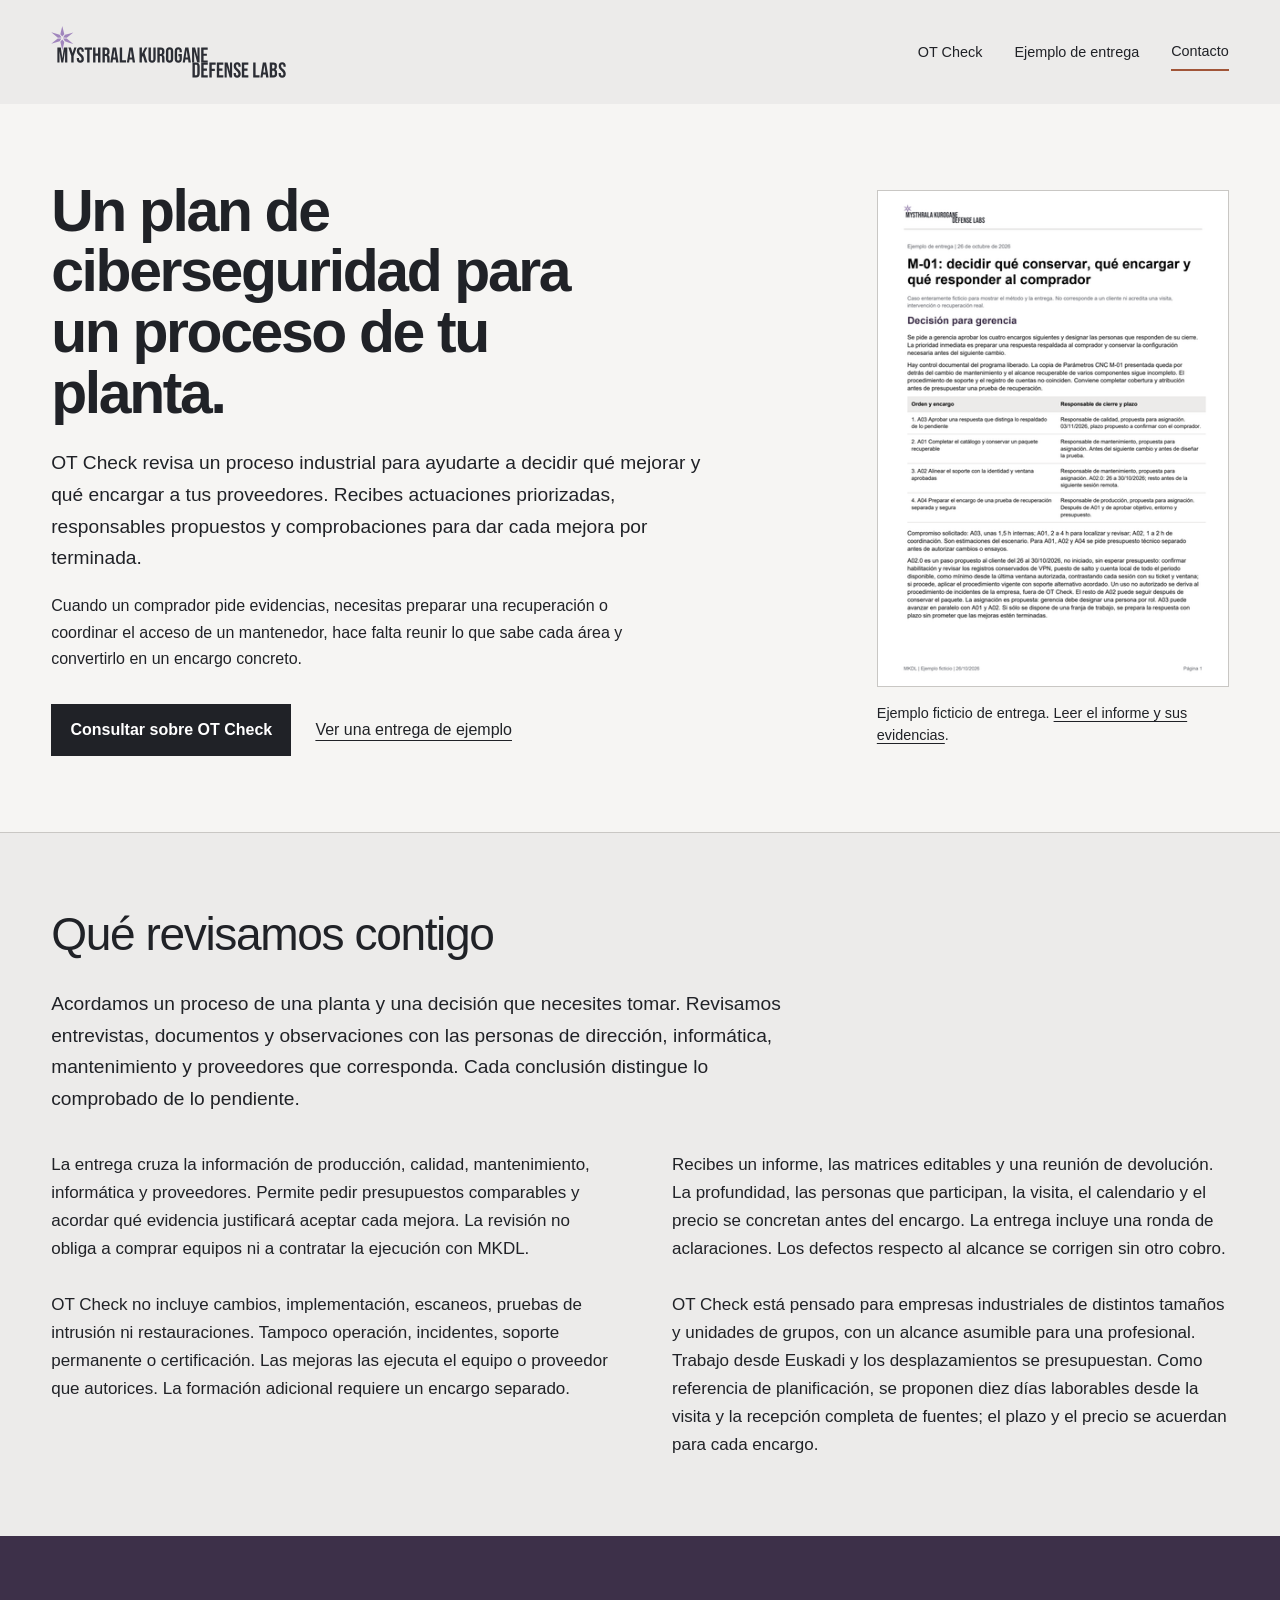
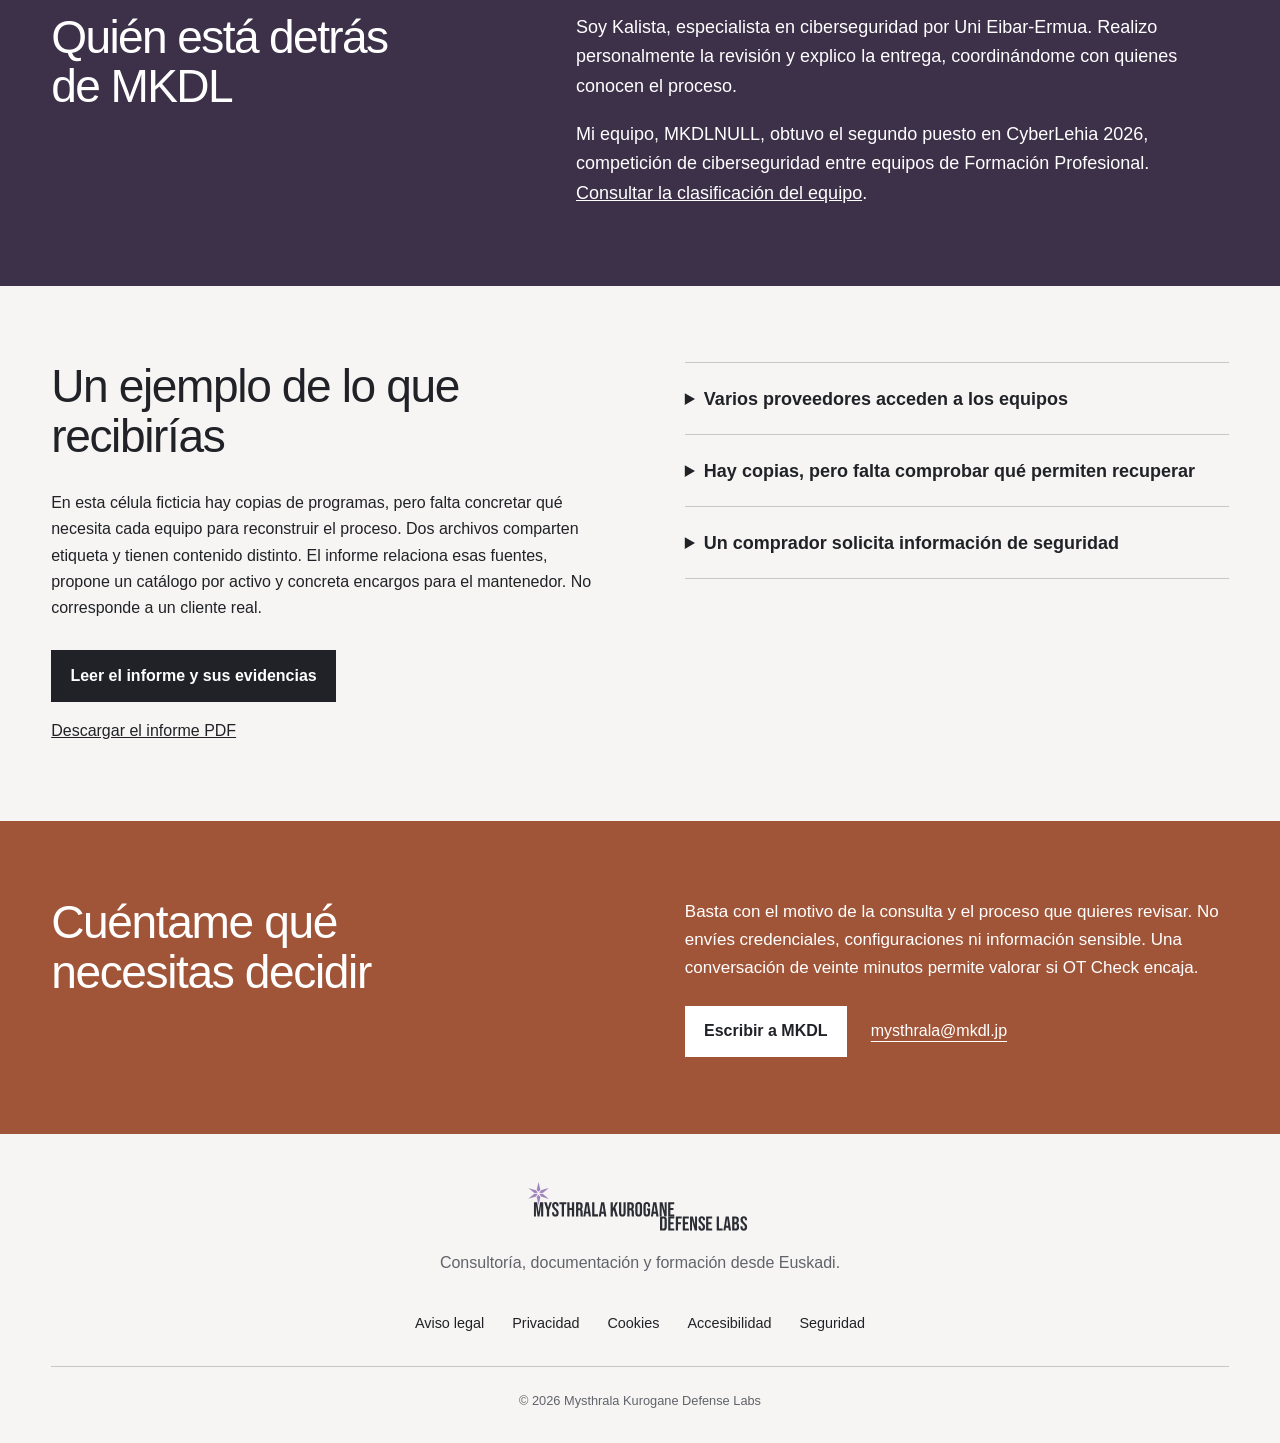
<file: index.html>
<!doctype html>
<html lang="es">
  <head>
    <meta charset="utf-8" />
    <meta name="viewport" content="width=device-width, initial-scale=1" />
    <meta
      http-equiv="Content-Security-Policy"
      content="default-src 'self'; style-src 'self'; img-src 'self' data:; script-src 'none'; connect-src 'self'; base-uri 'self'; form-action 'none';"
    />
    <title>MKDL | OT Check, revisión de un proceso industrial</title>
    <meta
      name="description"
      content="Revisión de un proceso industrial para entregar prioridades, responsables propuestos y comprobaciones con las que encargar mejoras de ciberseguridad."
    />
    <meta name="theme-color" content="#ecebea" />
    <link rel="canonical" href="https://mkdl.jp/" />
    <link rel="alternate" type="text/markdown" href="/index.md" title="Información pública en Markdown" />
    <link rel="describedby" type="text/plain" href="/llms.txt" />
    <link rel="sitemap" type="application/xml" href="/sitemap.xml" />
    <link rel="icon" href="/assets/mkdl-icon.svg" type="image/svg+xml" />
    <link rel="stylesheet" href="/assets/site.css?v=20261030-legal-mobile" />
    <link rel="stylesheet" href="/assets/ot-check.css?v=20261026-estudio" />
    <meta
      property="og:title"
      content="MKDL | OT Check, revisión de un proceso industrial"
    />
    <meta
      property="og:description"
      content="OT Check: revisión de un proceso industrial y plan de actuaciones de ciberseguridad."
    />
    <meta property="og:type" content="website" />
    <meta property="og:url" content="https://mkdl.jp/" />
    <meta property="og:locale" content="es_ES" />
    <meta property="og:site_name" content="Mysthrala Kurogane Defense Labs" />
    <meta
      property="og:image"
      content="https://mkdl.jp/assets/mkdl-social-preview.png"
    />
    <meta property="og:image:alt" content="Mysthrala Kurogane Defense Labs" />
    <meta name="twitter:card" content="summary_large_image" />
  </head>
  <body>
    <a class="skip-link" href="#contenido">Saltar al contenido</a>
    <header class="site-header">
      <a class="brand" href="#inicio" aria-label="MKDL, inicio"><img src="/assets/mkdl-logo.svg" alt="Mysthrala Kurogane Defense Labs" width="970" height="214" /></a>
      <nav aria-label="Navegación principal">
        <a href="#servicio">OT Check</a>
        <a href="#ejemplo">Ejemplo de entrega</a>
        <a class="nav-contact" href="#contacto">Contacto</a>
      </nav>
    </header>
    <main id="contenido" tabindex="-1">
      <section class="hero hero-direct" id="inicio">
        <div class="hero-copy">
          <h1>Un plan de ciberseguridad para un proceso de tu planta.</h1>
          <p class="hero-lead">OT Check revisa un proceso industrial para ayudarte a decidir qué mejorar y qué encargar a tus proveedores. Recibes actuaciones priorizadas, responsables propuestos y comprobaciones para dar cada mejora por terminada.</p>
          <p>Cuando un comprador pide evidencias, necesitas preparar una recuperación o coordinar el acceso de un mantenedor, hace falta reunir lo que sabe cada área y convertirlo en un encargo concreto.</p>
          <div class="hero-actions">
            <a class="button button-primary" href="#contacto">Consultar sobre OT Check</a>
            <a class="text-link" href="#ejemplo">Ver una entrega de ejemplo</a>
          </div>
        </div>
        <figure class="hero-document">
          <a class="delivery-preview" href="/assets/MKDL_Decisiones_y_Plan.pdf" aria-label="Abrir las dos páginas de decisión y recursos del ejemplo ficticio"><picture><source type="image/webp" srcset="/assets/muestra-decision-384.webp 384w, /assets/muestra-decision-1072.webp 1072w" sizes="(max-width: 760px) 78vw, 22rem" /><img src="/assets/muestra-decision.png" alt="Página del ejemplo: cuatro encargos ordenados con responsable y condición de plazo. Abre el PDF para leerla completa." width="1072" height="1516" loading="eager" fetchpriority="high" /></picture></a>
          <figcaption>Ejemplo ficticio de entrega. <a href="/muestra-ot-check.html">Leer el informe y sus evidencias</a>.</figcaption>
        </figure>
      </section>
      <section class="fit section" id="servicio" aria-labelledby="servicio-titulo">
        <h2 id="servicio-titulo">Qué revisamos contigo</h2>
        <div class="fit-copy">
          <p>Acordamos un proceso de una planta y una decisión que necesites tomar. Revisamos entrevistas, documentos y observaciones con las personas de dirección, informática, mantenimiento y proveedores que corresponda. Cada conclusión distingue lo comprobado de lo pendiente.</p>
          <p>La entrega cruza la información de producción, calidad, mantenimiento, informática y proveedores. Permite pedir presupuestos comparables y acordar qué evidencia justificará aceptar cada mejora. La revisión no obliga a comprar equipos ni a contratar la ejecución con MKDL.</p>
          <p>Recibes un informe, las matrices editables y una reunión de devolución. La profundidad, las personas que participan, la visita, el calendario y el precio se concretan antes del encargo. La entrega incluye una ronda de aclaraciones. Los defectos respecto al alcance se corrigen sin otro cobro.</p>
          <p>OT Check no incluye cambios, implementación, escaneos, pruebas de intrusión ni restauraciones. Tampoco operación, incidentes, soporte permanente o certificación. Las mejoras las ejecuta el equipo o proveedor que autorices. La formación adicional requiere un encargo separado.</p>
          <p>OT Check está pensado para empresas industriales de distintos tamaños y unidades de grupos, con un alcance asumible para una profesional. Trabajo desde Euskadi y los desplazamientos se presupuestan. Como referencia de planificación, se proponen diez días laborables desde la visita y la recepción completa de fuentes; el plazo y el precio se acuerdan para cada encargo.</p>
        </div>
      </section>
      <section class="fit section about-band" id="kalista" aria-labelledby="kalista-titulo">
        <h2 id="kalista-titulo">Quién está detrás de MKDL</h2>
        <div class="fit-copy">
          <p>Soy Kalista, especialista en ciberseguridad por Uni Eibar-Ermua. Realizo personalmente la revisión y explico la entrega, coordinándome con quienes conocen el proceso.</p>
          <p>Mi equipo, MKDLNULL, obtuvo el segundo puesto en CyberLehia 2026, competición de ciberseguridad entre equipos de Formación Profesional. <a href="https://www.euskadi.eus/gobierno-vasco/-/noticia/2026/cyberlehia-2026/">Consultar la clasificación del equipo</a>.</p>
        </div>
      </section>
      <section class="section examples" id="ejemplo" aria-labelledby="ejemplo-titulo">
        <div class="example-copy">
          <h2 id="ejemplo-titulo">Un ejemplo de lo que recibirías</h2>
        <p>En esta célula ficticia hay copias de programas, pero falta concretar qué necesita cada equipo para reconstruir el proceso. Dos archivos comparten etiqueta y tienen contenido distinto. El informe relaciona esas fuentes, propone un catálogo por activo y concreta encargos para el mantenedor. No corresponde a un cliente real.</p>
        <p class="sample-links"><a class="button button-primary" href="/muestra-ot-check.html">Leer el informe y sus evidencias</a> <a href="/assets/MKDL_Ejemplo_Informe_Gerencia.pdf" download>Descargar el informe PDF</a></p>
        </div>
        <div class="situations">
          <details id="situacion-proveedores"><summary>Varios proveedores acceden a los equipos</summary><p>En esta simulación, mantenimiento e informática conservan partes de la información de acceso, sin una relación compartida de quién autoriza cada intervención.</p><p>OT Check contrasta la documentación y las entrevistas del proceso. Entrega una relación de accesos, confirmaciones pendientes y responsables propuestos para decidir qué revisión encargar. No retira ni modifica accesos.</p></details>
          <details id="situacion-copias"><summary>Hay copias, pero falta comprobar qué permiten recuperar</summary><p>En esta simulación existen copias de programas y se declara una prueba anterior, pero no se encuentra su registro.</p><p>OT Check documenta la cobertura conocida, lo que falta y quién puede aclararlo. Permite decidir si preparar una prueba separada y con qué condiciones. La revisión no ejecuta esa prueba ni acredita un tiempo de recuperación.</p></details>
          <details id="situacion-comprador"><summary>Un comprador solicita información de seguridad</summary><p>En esta simulación las respuestas sobre un proceso dependen de varias áreas y algunas carecen de respaldo documental.</p><p>OT Check relaciona las preguntas incluidas en el alcance con las evidencias disponibles y las respuestas pendientes. Ayuda a decidir qué puede contestarse y qué debe validarse antes. No garantiza la homologación ni cubre por defecto un cuestionario corporativo completo.</p></details>
        </div>
      </section>
      <section class="contact section" id="contacto" aria-labelledby="contacto-titulo">
        <h2 id="contacto-titulo">Cuéntame qué necesitas decidir</h2>
        <p>Basta con el motivo de la consulta y el proceso que quieres revisar. No envíes credenciales, configuraciones ni información sensible. Una conversación de veinte minutos permite valorar si OT Check encaja.</p>
        <div class="contact-actions"><a class="button button-light" href="mailto:mysthrala@mkdl.jp?subject=Consulta%20sobre%20OT%20Check">Escribir a MKDL</a><a href="mailto:mysthrala@mkdl.jp">mysthrala@mkdl.jp</a></div>
      </section>
    </main>
    <footer>
      <div class="footer-brand"><img src="/assets/mkdl-logo.svg" alt="" width="970" height="214" /><p>Consultoría, documentación y formación desde Euskadi.</p></div>
      <nav class="footer-links" aria-label="Información legal"><a href="/aviso-legal.html">Aviso legal</a><a href="/privacidad.html">Privacidad</a><a href="/cookies.html">Cookies</a><a href="/accesibilidad.html">Accesibilidad</a><a href="/security-policy.html">Seguridad</a></nav>
      <p class="copyright">© 2026 Mysthrala Kurogane Defense Labs</p>
    </footer>
  </body>
</html>
</file>
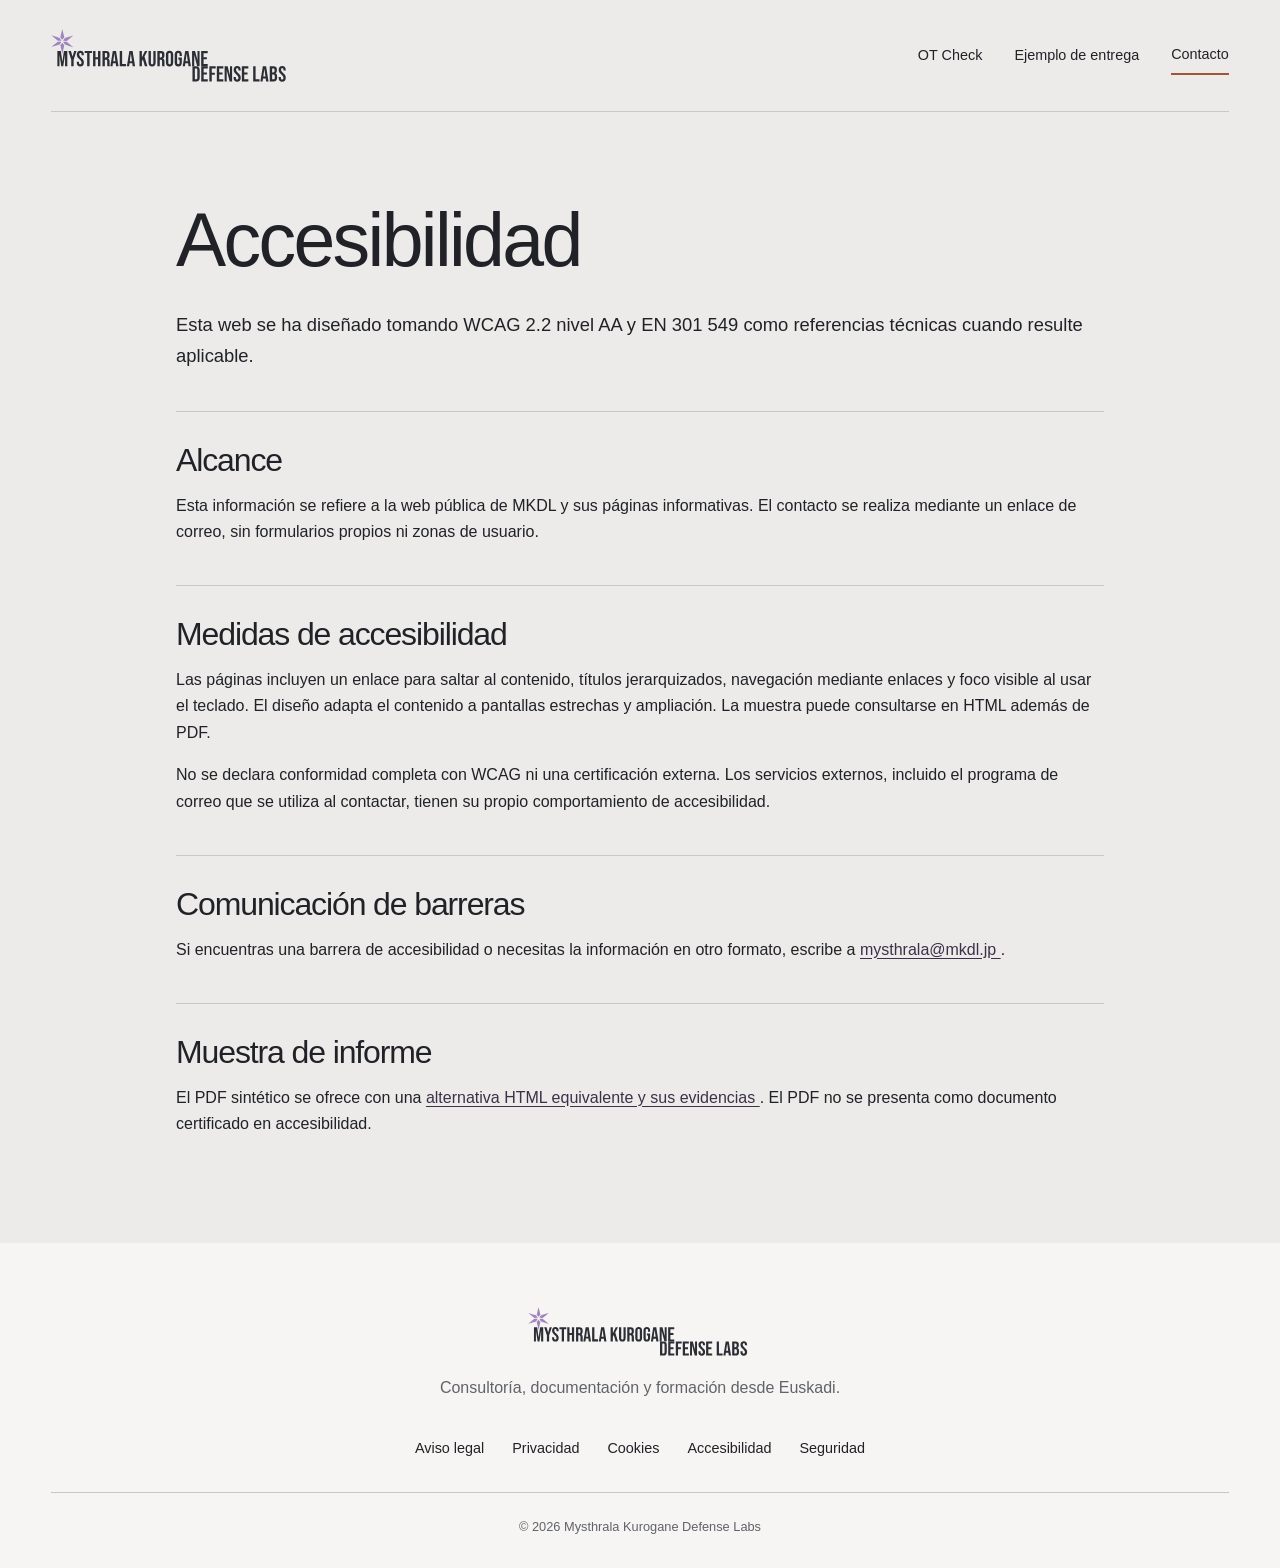
<file: accesibilidad.html>
<!doctype html>
<html lang="es">
  <head>
    <meta charset="utf-8" />
    <meta name="viewport" content="width=device-width, initial-scale=1" />
    <meta http-equiv="Content-Security-Policy" content="default-src 'self'; style-src 'self'; img-src 'self' data:; script-src 'none'; connect-src 'self'; object-src 'none'; base-uri 'self'; form-action 'none';" />
    <title>Accesibilidad | MKDL</title>
    <meta name="description" content="Medidas de accesibilidad y canal para comunicar barreras en MKDL." />
    <meta name="theme-color" content="#ecebea" />
    <link rel="canonical" href="https://mkdl.jp/accesibilidad.html" />
    <link rel="icon" href="/assets/mkdl-icon.svg" type="image/svg+xml" />
    <link rel="stylesheet" href="/assets/site.css?v=20261030-legal-mobile" />
    <link rel="stylesheet" href="/assets/commercial.css?v=20261026-lectura" />
  </head>
  <body>
    <a class="skip-link" href="#contenido">Saltar al contenido</a>
    <header class="site-header">
      <a class="brand" href="/" aria-label="MKDL, inicio"><img src="/assets/mkdl-logo.svg" alt="Mysthrala Kurogane Defense Labs" width="970" height="214" /></a>
      <nav aria-label="Navegación principal"><a href="/#servicio">OT Check</a><a href="/#ejemplo">Ejemplo de entrega</a><a class="nav-contact" href="/#contacto">Contacto</a></nav>
    </header>
    <main class="legal-main" id="contenido" tabindex="-1">
<h1>
    Accesibilidad
   </h1>
   <p class="lead">
    Esta web se ha diseñado tomando WCAG 2.2 nivel AA y EN 301 549 como
        referencias técnicas cuando resulte aplicable.
   </p>
   <section aria-labelledby="scope-title">
    <h2 id="scope-title">
     Alcance
    </h2>
    <p>
     Esta información se refiere a la web pública de MKDL y sus páginas informativas. El contacto se realiza mediante un enlace de correo, sin
          formularios propios ni zonas de usuario.
    </p>
   </section>
   <section aria-labelledby="status-title">
    <h2 id="status-title">
     Medidas de accesibilidad
    </h2>
    <p>
     Las páginas incluyen un enlace para saltar al contenido, títulos jerarquizados, navegación mediante enlaces y foco visible al usar el teclado. El diseño adapta el contenido a pantallas estrechas y ampliación. La muestra puede consultarse en HTML además de PDF.
    </p>
    <p>
     No se declara conformidad completa con WCAG ni una certificación externa. Los servicios externos, incluido el programa de correo que se utiliza al contactar, tienen su propio comportamiento de accesibilidad.
    </p>
   </section>
   <section aria-labelledby="contact-title">
    <h2 id="contact-title">
     Comunicación de barreras
    </h2>
    <p>
     Si encuentras una barrera de accesibilidad o necesitas la información
          en otro formato, escribe a
     <a href="mailto:mysthrala@mkdl.jp?subject=Accesibilidad%20de%20mkdl.jp">
      mysthrala@mkdl.jp
     </a>
     .
    </p>
   </section>
   <section>
    <h2>
     Muestra de informe
    </h2>
    <p>
     El PDF sintético se ofrece con una
     <a href="/muestra-ot-check.html">
      alternativa HTML equivalente y sus evidencias
     </a>
     . El PDF no se presenta como documento certificado en accesibilidad.
    </p>
   </section>
    </main>
    <footer>
      <div class="footer-brand"><img src="/assets/mkdl-logo.svg" alt="" width="970" height="214" /><p>Consultoría, documentación y formación desde Euskadi.</p></div>
      <nav class="footer-links" aria-label="Información legal"><a href="/aviso-legal.html">Aviso legal</a><a href="/privacidad.html">Privacidad</a><a href="/cookies.html">Cookies</a><a href="/accesibilidad.html">Accesibilidad</a><a href="/security-policy.html">Seguridad</a></nav>
      <p class="copyright">© 2026 Mysthrala Kurogane Defense Labs</p>
    </footer>
  </body>
</html>
</file>
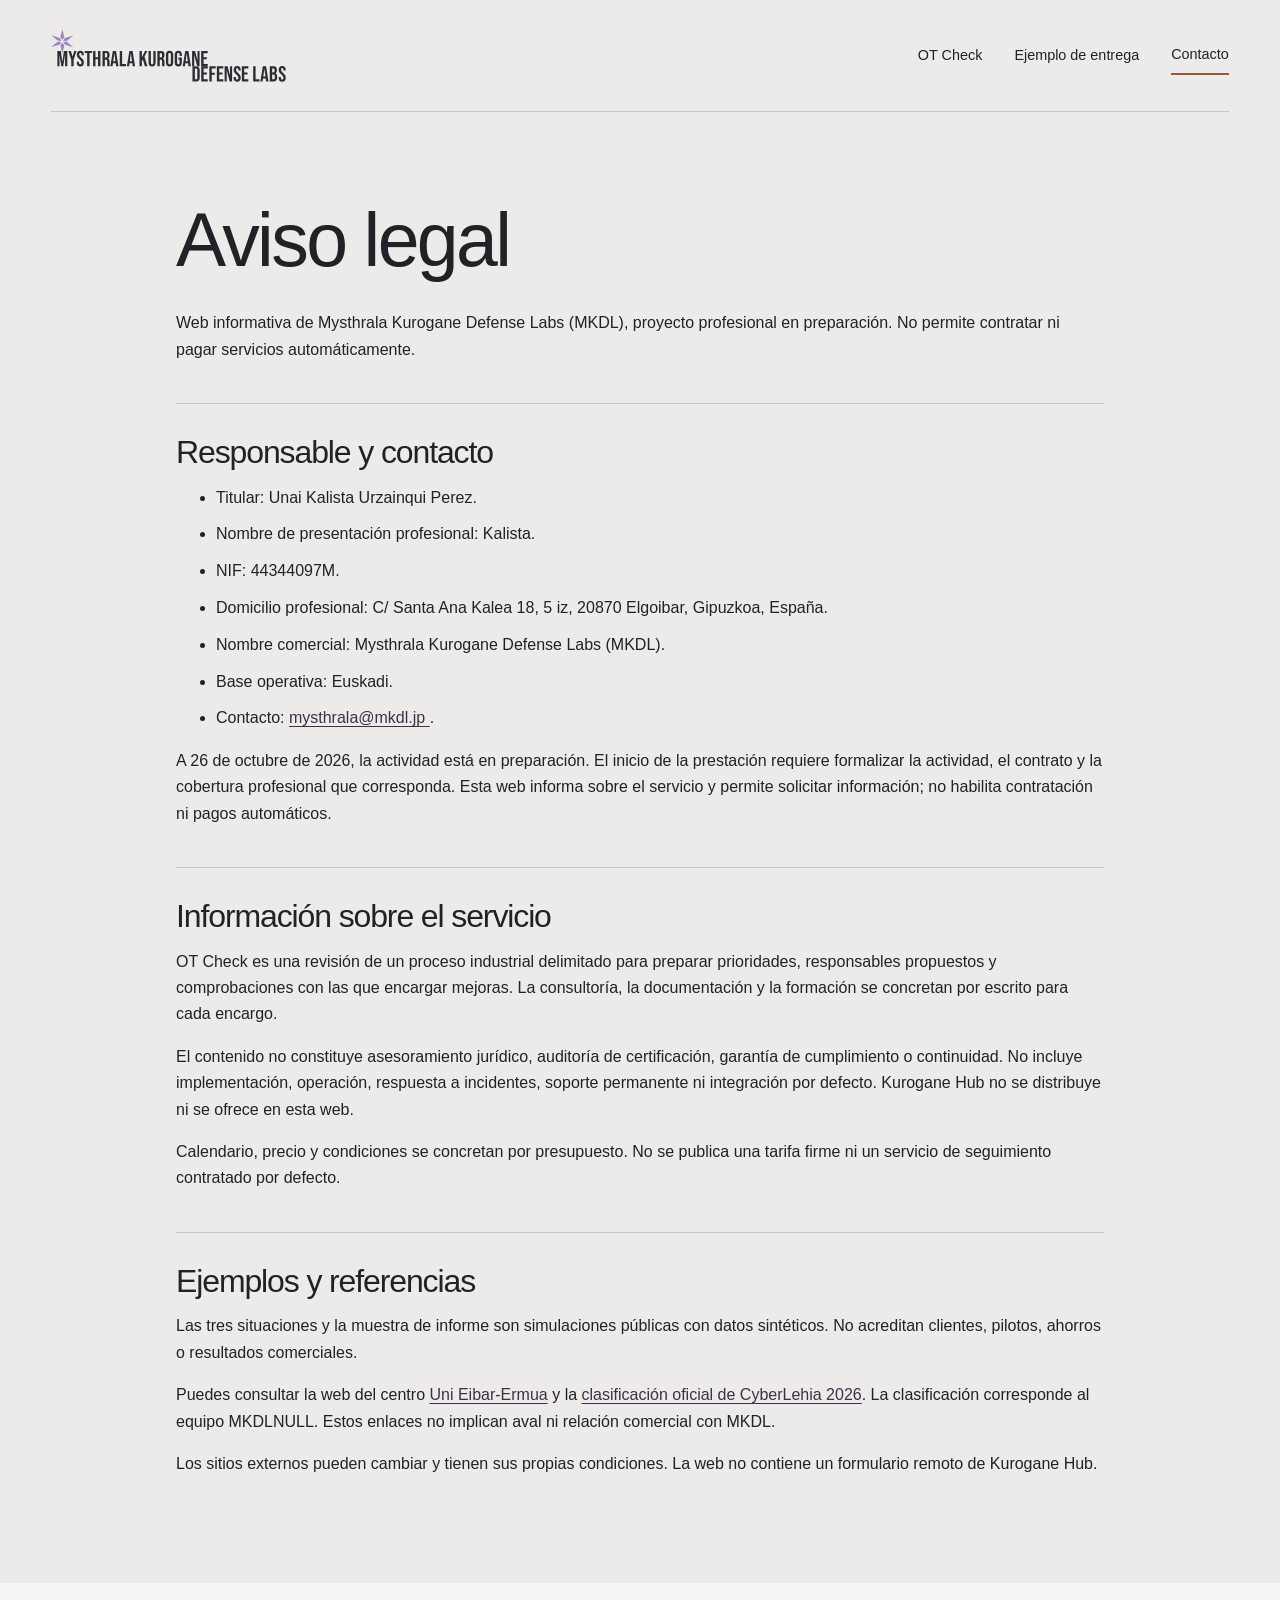
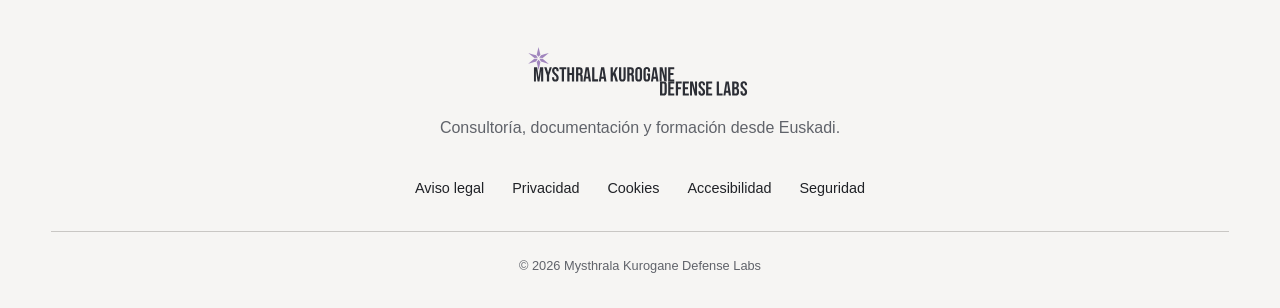
<file: aviso-legal.html>
<!doctype html>
<html lang="es">
  <head>
    <meta charset="utf-8" />
    <meta name="viewport" content="width=device-width, initial-scale=1" />
    <meta http-equiv="Content-Security-Policy" content="default-src 'self'; style-src 'self'; img-src 'self' data:; script-src 'none'; connect-src 'self'; object-src 'none'; base-uri 'self'; form-action 'none';" />
    <title>Aviso legal | MKDL</title>
    <meta name="description" content="Información legal de Mysthrala Kurogane Defense Labs." />
    <meta name="theme-color" content="#ecebea" />
    <link rel="canonical" href="https://mkdl.jp/aviso-legal.html" />
    <link rel="icon" href="/assets/mkdl-icon.svg" type="image/svg+xml" />
    <link rel="stylesheet" href="/assets/site.css?v=20261030-legal-mobile" />
    <link rel="stylesheet" href="/assets/commercial.css?v=20261026-lectura" />
  </head>
  <body>
    <a class="skip-link" href="#contenido">Saltar al contenido</a>
    <header class="site-header">
      <a class="brand" href="/" aria-label="MKDL, inicio"><img src="/assets/mkdl-logo.svg" alt="Mysthrala Kurogane Defense Labs" width="970" height="214" /></a>
      <nav aria-label="Navegación principal"><a href="/#servicio">OT Check</a><a href="/#ejemplo">Ejemplo de entrega</a><a class="nav-contact" href="/#contacto">Contacto</a></nav>
    </header>
    <main class="legal-main" id="contenido" tabindex="-1">
<h1>
    Aviso legal
   </h1>
   <p>
    Web informativa de Mysthrala Kurogane Defense Labs (MKDL), proyecto profesional en preparación. No permite contratar ni pagar servicios automáticamente.
   </p>
   <section>
    <h2>
     Responsable y contacto
    </h2>
    <ul>
     <li>
      Titular: Unai Kalista Urzainqui Perez.
     </li>
     <li>
      Nombre de presentación profesional: Kalista.
     </li>
     <li>
      NIF: 44344097M.
     </li>
     <li>
      Domicilio profesional: C/ Santa Ana Kalea 18, 5 iz, 20870 Elgoibar, Gipuzkoa, España.
     </li>
     <li>
      Nombre comercial: Mysthrala Kurogane Defense Labs (MKDL).
     </li>
     <li>
      Base operativa: Euskadi.
     </li>
     <li>
      Contacto:
      <a href="mailto:mysthrala@mkdl.jp">
       mysthrala@mkdl.jp
      </a>
      .
     </li>
    </ul>
    <p>
     A 26 de octubre de 2026, la actividad está en preparación. El inicio de la prestación requiere formalizar la actividad, el contrato y la cobertura profesional que corresponda. Esta web informa sobre el servicio y permite solicitar información; no habilita contratación ni pagos automáticos.
    </p>
   </section>
   <section>
    <h2>
     Información sobre el servicio
    </h2>
    <p>
     OT Check es una revisión de un proceso industrial delimitado para preparar prioridades, responsables propuestos y comprobaciones con las que encargar mejoras. La consultoría, la documentación y la formación se concretan por escrito para cada encargo.
    </p>
    <p>
     El contenido no constituye asesoramiento jurídico, auditoría de certificación, garantía de cumplimiento o continuidad. No incluye implementación, operación, respuesta a incidentes, soporte permanente ni integración por defecto. Kurogane Hub no se distribuye ni se ofrece en esta web.
    </p>
    <p>
     Calendario, precio y condiciones se concretan por presupuesto. No se publica una tarifa firme ni un servicio de seguimiento contratado por defecto.
    </p>
   </section>
   <section>
    <h2>
     Ejemplos y referencias
    </h2>
    <p>
     Las tres situaciones y la muestra de informe son simulaciones públicas con datos sintéticos. No acreditan clientes, pilotos, ahorros o resultados comerciales.
    </p>
    <p>
     Puedes consultar la web del centro <a href="https://www.uni.eus/">Uni Eibar-Ermua</a> y la <a href="https://www.euskadi.eus/gobierno-vasco/-/noticia/2026/cyberlehia-2026/">clasificación oficial de CyberLehia 2026</a>. La clasificación corresponde al equipo MKDLNULL. Estos enlaces no implican aval ni relación comercial con MKDL.
    </p>
    <p>
     Los sitios externos pueden cambiar y tienen sus propias condiciones. La web no contiene un formulario remoto de Kurogane Hub.
    </p>
   </section>
    </main>
    <footer>
      <div class="footer-brand"><img src="/assets/mkdl-logo.svg" alt="" width="970" height="214" /><p>Consultoría, documentación y formación desde Euskadi.</p></div>
      <nav class="footer-links" aria-label="Información legal"><a href="/aviso-legal.html">Aviso legal</a><a href="/privacidad.html">Privacidad</a><a href="/cookies.html">Cookies</a><a href="/accesibilidad.html">Accesibilidad</a><a href="/security-policy.html">Seguridad</a></nav>
      <p class="copyright">© 2026 Mysthrala Kurogane Defense Labs</p>
    </footer>
  </body>
</html>
</file>
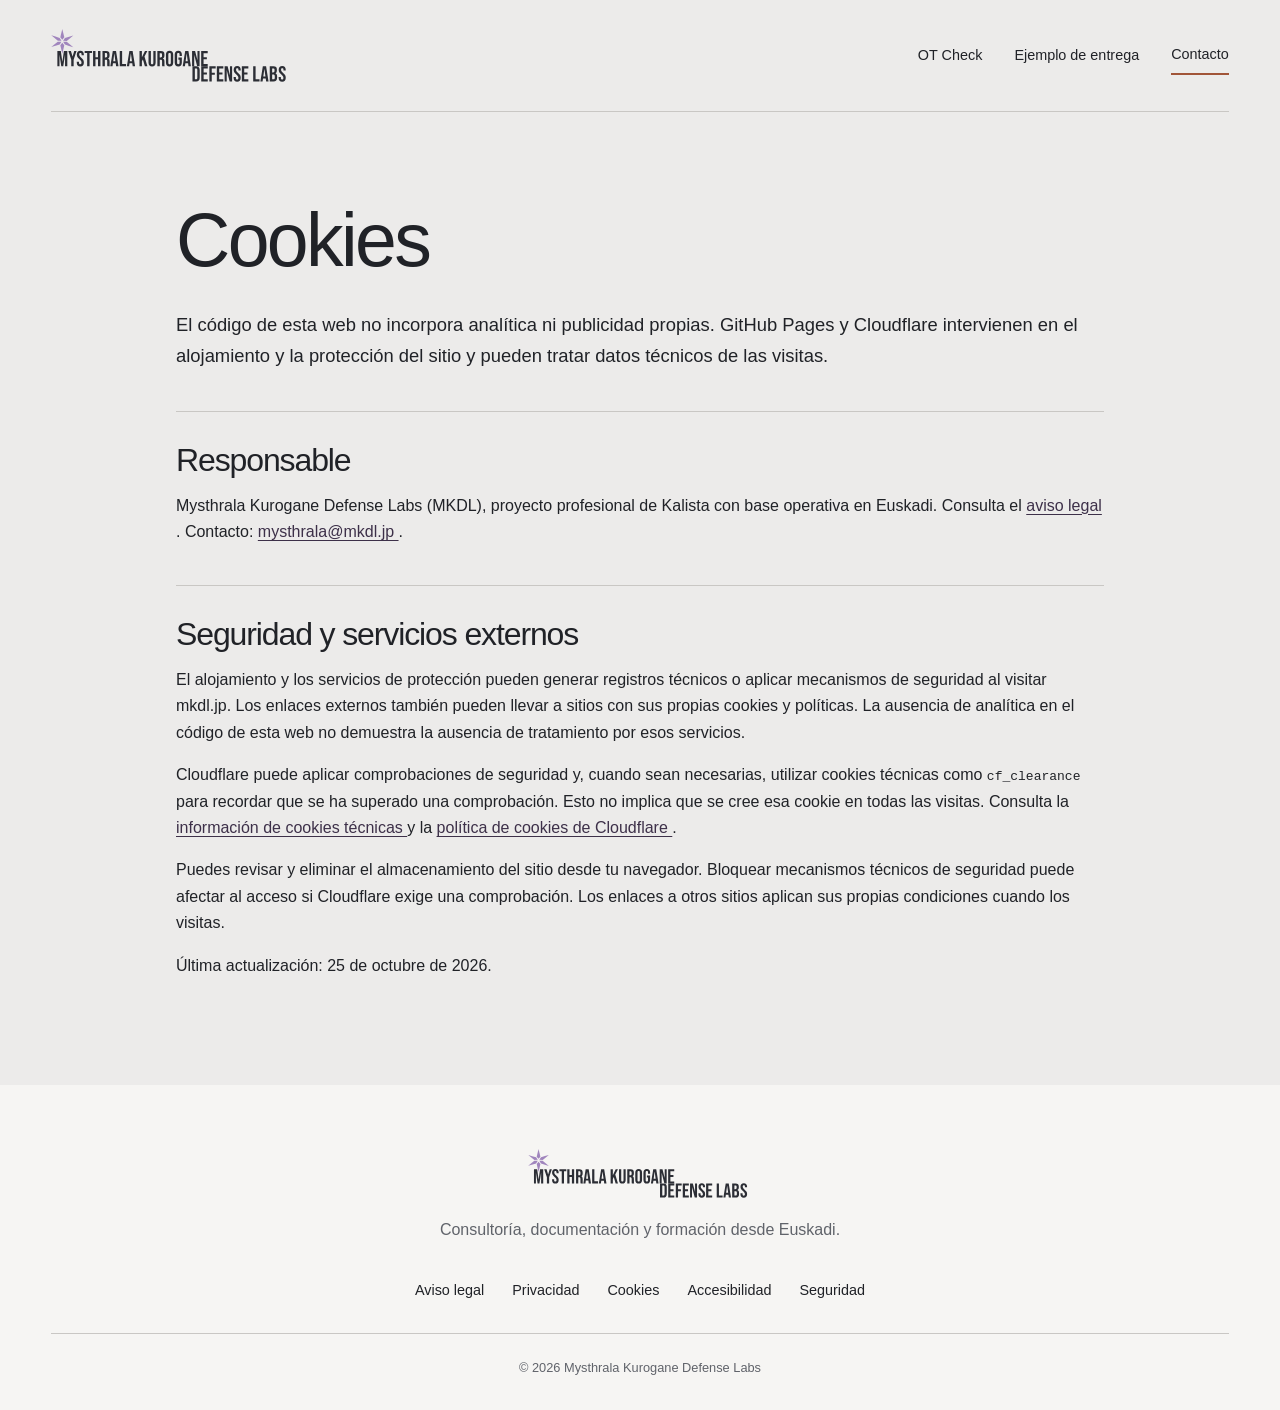
<file: cookies.html>
<!doctype html>
<html lang="es">
  <head>
    <meta charset="utf-8" />
    <meta name="viewport" content="width=device-width, initial-scale=1" />
    <meta http-equiv="Content-Security-Policy" content="default-src 'self'; style-src 'self'; img-src 'self' data:; script-src 'none'; connect-src 'self'; object-src 'none'; base-uri 'self'; form-action 'none';" />
    <title>Cookies | MKDL</title>
    <meta name="description" content="Almacenamiento del navegador y servicios de protección de la web MKDL." />
    <meta name="theme-color" content="#ecebea" />
    <link rel="canonical" href="https://mkdl.jp/cookies.html" />
    <link rel="icon" href="/assets/mkdl-icon.svg" type="image/svg+xml" />
    <link rel="stylesheet" href="/assets/site.css?v=20261030-legal-mobile" />
    <link rel="stylesheet" href="/assets/commercial.css?v=20261026-lectura" />
  </head>
  <body>
    <a class="skip-link" href="#contenido">Saltar al contenido</a>
    <header class="site-header">
      <a class="brand" href="/" aria-label="MKDL, inicio"><img src="/assets/mkdl-logo.svg" alt="Mysthrala Kurogane Defense Labs" width="970" height="214" /></a>
      <nav aria-label="Navegación principal"><a href="/#servicio">OT Check</a><a href="/#ejemplo">Ejemplo de entrega</a><a class="nav-contact" href="/#contacto">Contacto</a></nav>
    </header>
    <main class="legal-main" id="contenido" tabindex="-1">
<h1>
    Cookies
   </h1>
   <p class="lead">
    El código de esta web no incorpora analítica ni publicidad propias.
        GitHub Pages y Cloudflare intervienen en el alojamiento y la protección
        del sitio y pueden tratar datos técnicos de las visitas.
   </p>
   <section aria-labelledby="owner-title">
    <h2 id="owner-title">
     Responsable
    </h2>
    <p>
     Mysthrala Kurogane Defense Labs (MKDL), proyecto profesional de Kalista con base operativa en Euskadi. Consulta el
     <a href="/aviso-legal.html">
      aviso legal
     </a>
     . Contacto:
     <a href="mailto:mysthrala@mkdl.jp">
      mysthrala@mkdl.jp
     </a>
     .
    </p>
   </section>
   <section aria-labelledby="external-title">
    <h2 id="external-title">
     Seguridad y servicios externos
    </h2>
    <p>
     El alojamiento y los servicios de protección pueden generar registros
          técnicos o aplicar mecanismos de seguridad al visitar mkdl.jp. Los
          enlaces externos también pueden llevar a sitios con sus propias
          cookies y políticas. La ausencia de analítica en el código de esta
          web no demuestra la ausencia de tratamiento por esos servicios.
    </p>
    <p>
     Cloudflare puede aplicar comprobaciones de seguridad y, cuando sean necesarias, utilizar cookies técnicas como
     <code>
      cf_clearance
     </code>
     para recordar que se ha superado una
          comprobación. Esto no implica que se cree esa cookie en todas las
          visitas. Consulta la
     <a href="https://developers.cloudflare.com/fundamentals/reference/policies-compliances/cloudflare-cookies/">
      información de cookies técnicas
     </a>
     y la
     <a href="https://www.cloudflare.com/cookie-policy/">
      política de cookies de Cloudflare
     </a>
     .
    </p>
    <p>
     Puedes revisar y eliminar el almacenamiento del sitio desde tu
          navegador. Bloquear mecanismos técnicos de seguridad puede afectar
          al acceso si Cloudflare exige una comprobación. Los enlaces a otros
          sitios aplican sus propias condiciones cuando los visitas.
    </p>
    <p>
     Última actualización: 25 de octubre de 2026.
    </p>
   </section>
    </main>
    <footer>
      <div class="footer-brand"><img src="/assets/mkdl-logo.svg" alt="" width="970" height="214" /><p>Consultoría, documentación y formación desde Euskadi.</p></div>
      <nav class="footer-links" aria-label="Información legal"><a href="/aviso-legal.html">Aviso legal</a><a href="/privacidad.html">Privacidad</a><a href="/cookies.html">Cookies</a><a href="/accesibilidad.html">Accesibilidad</a><a href="/security-policy.html">Seguridad</a></nav>
      <p class="copyright">© 2026 Mysthrala Kurogane Defense Labs</p>
    </footer>
  </body>
</html>
</file>
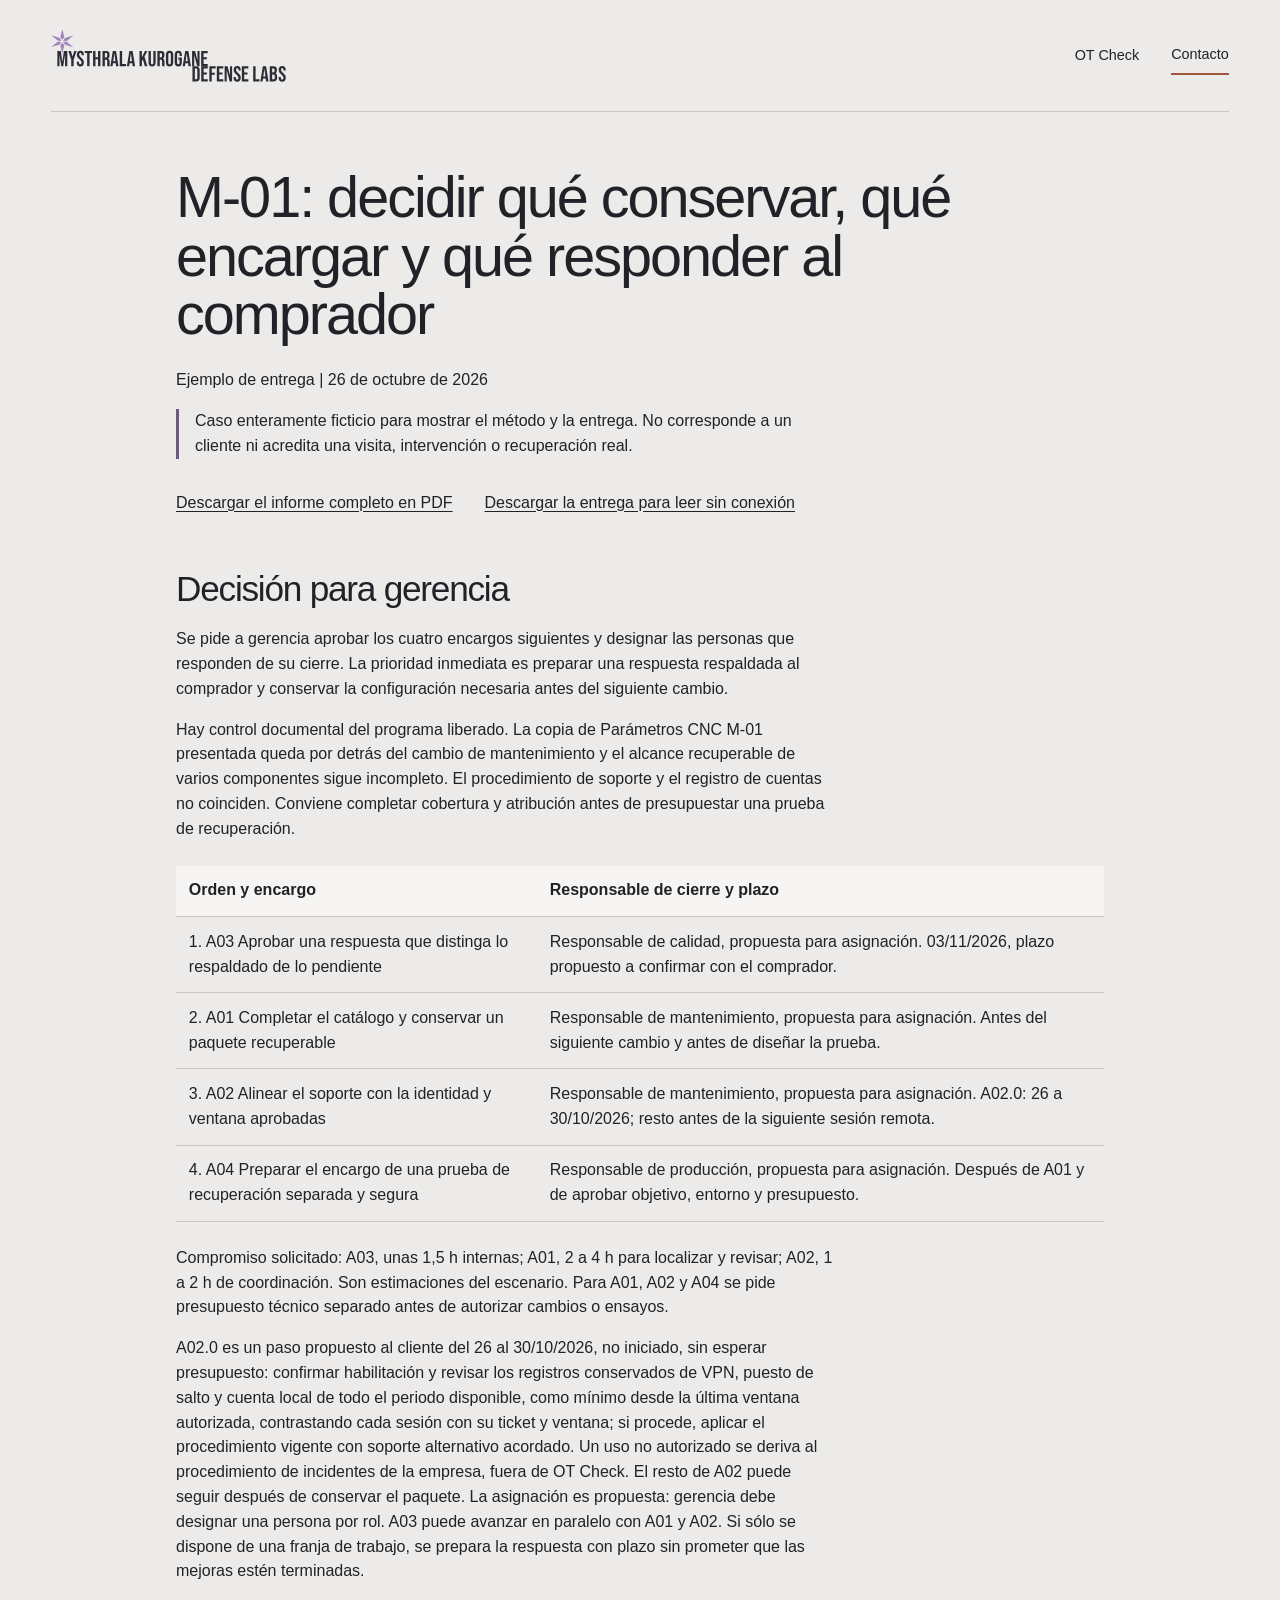
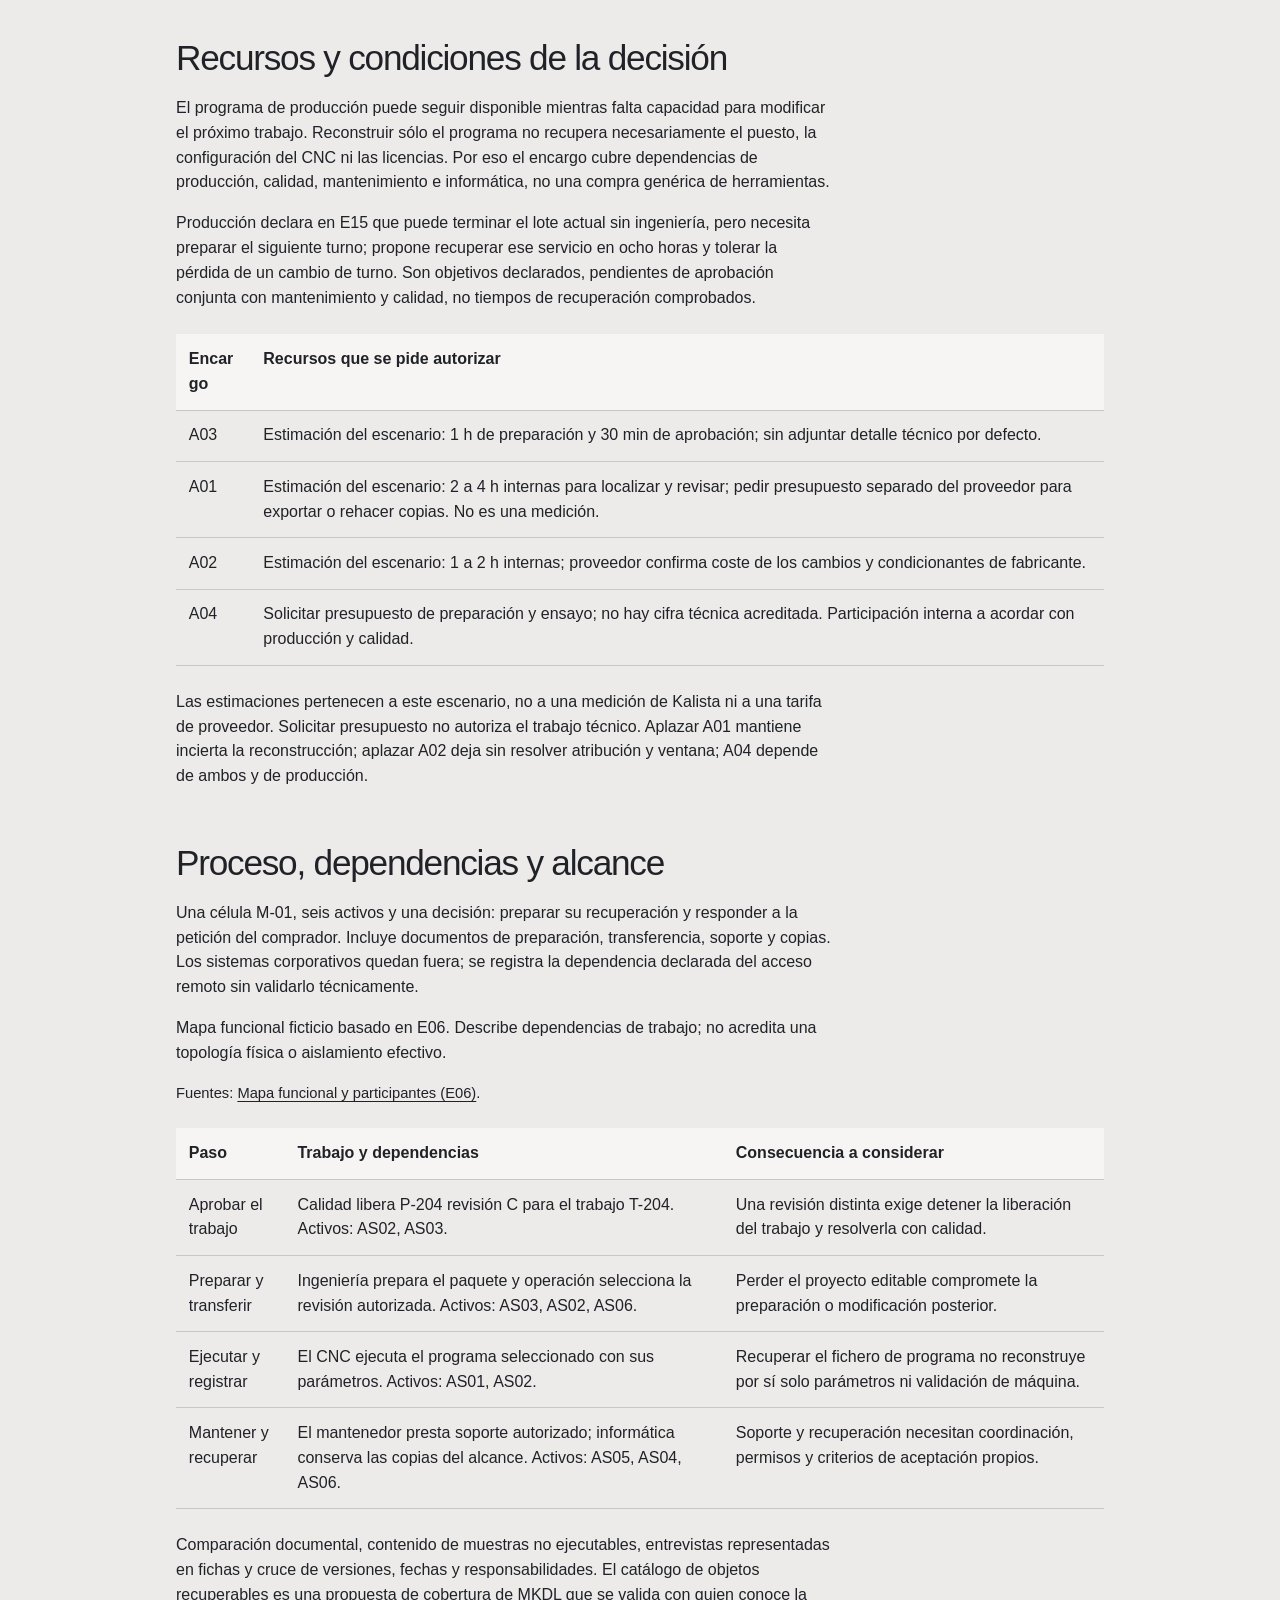
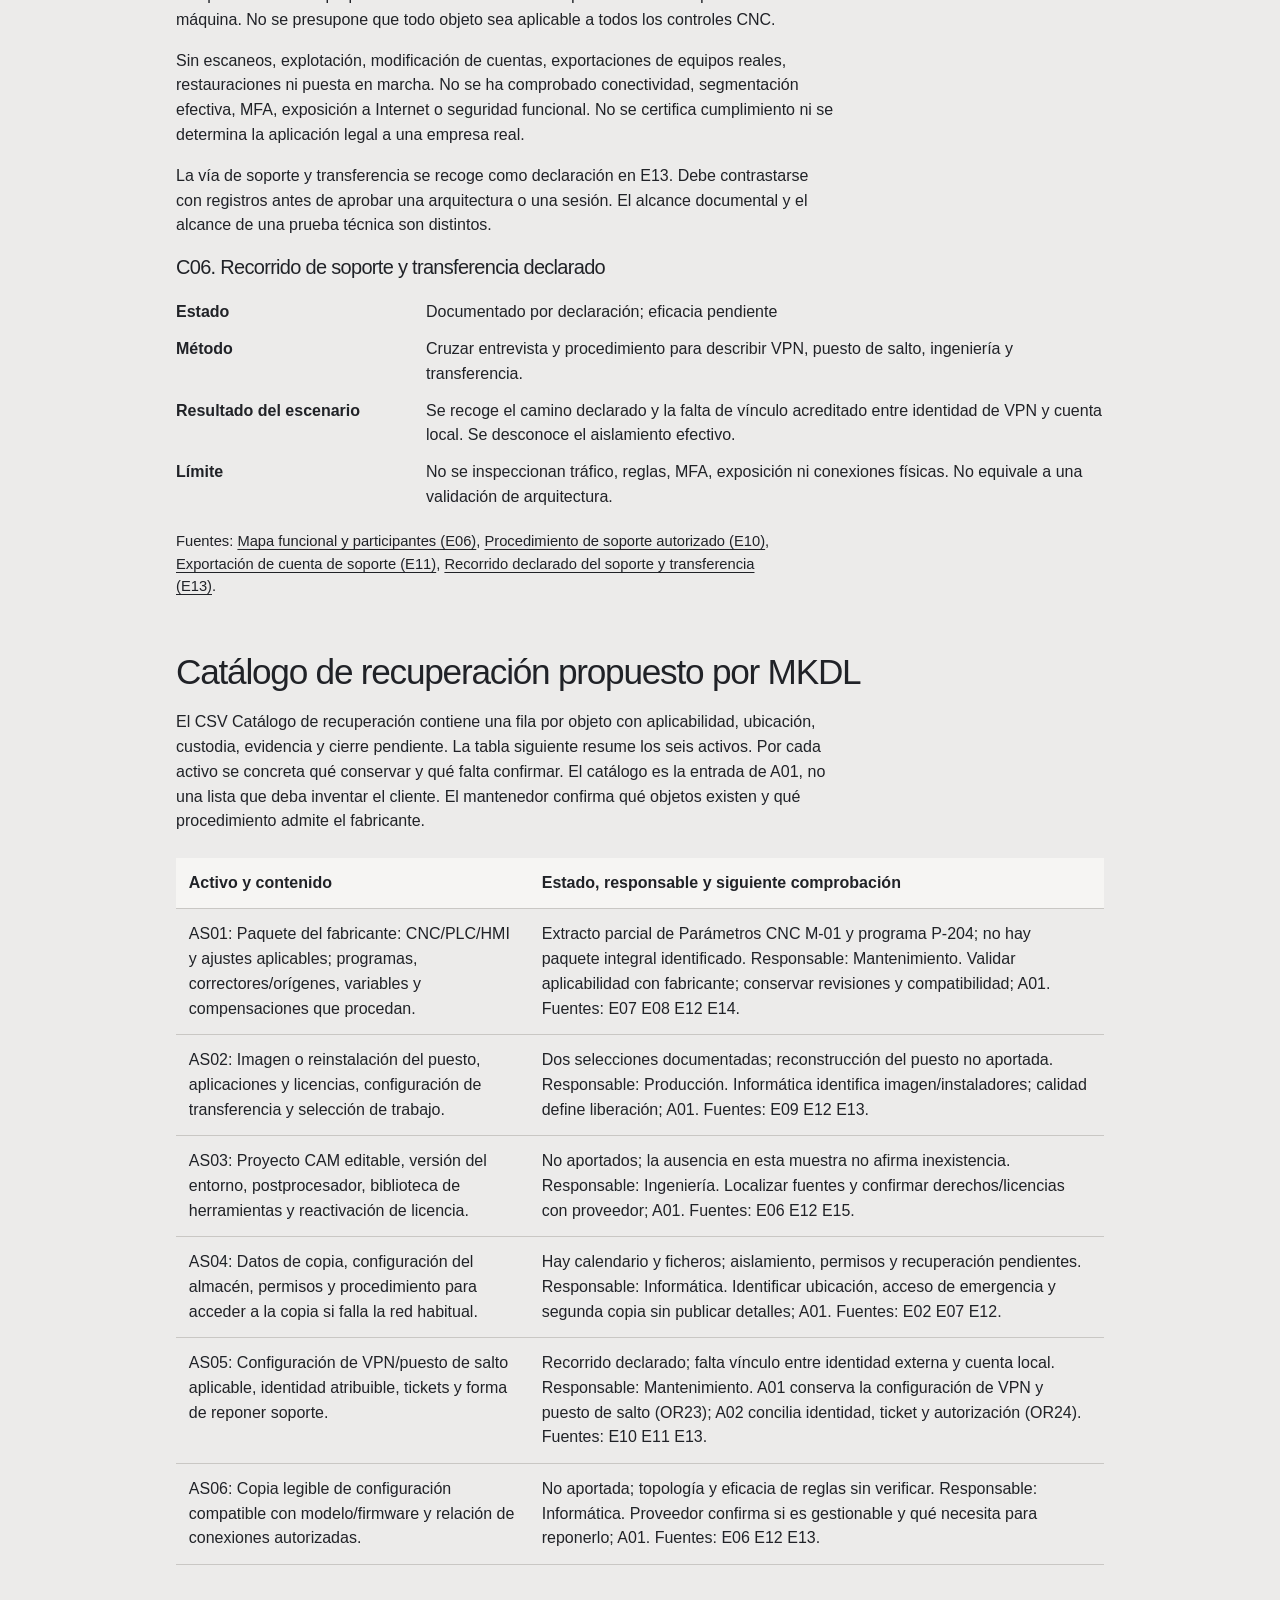
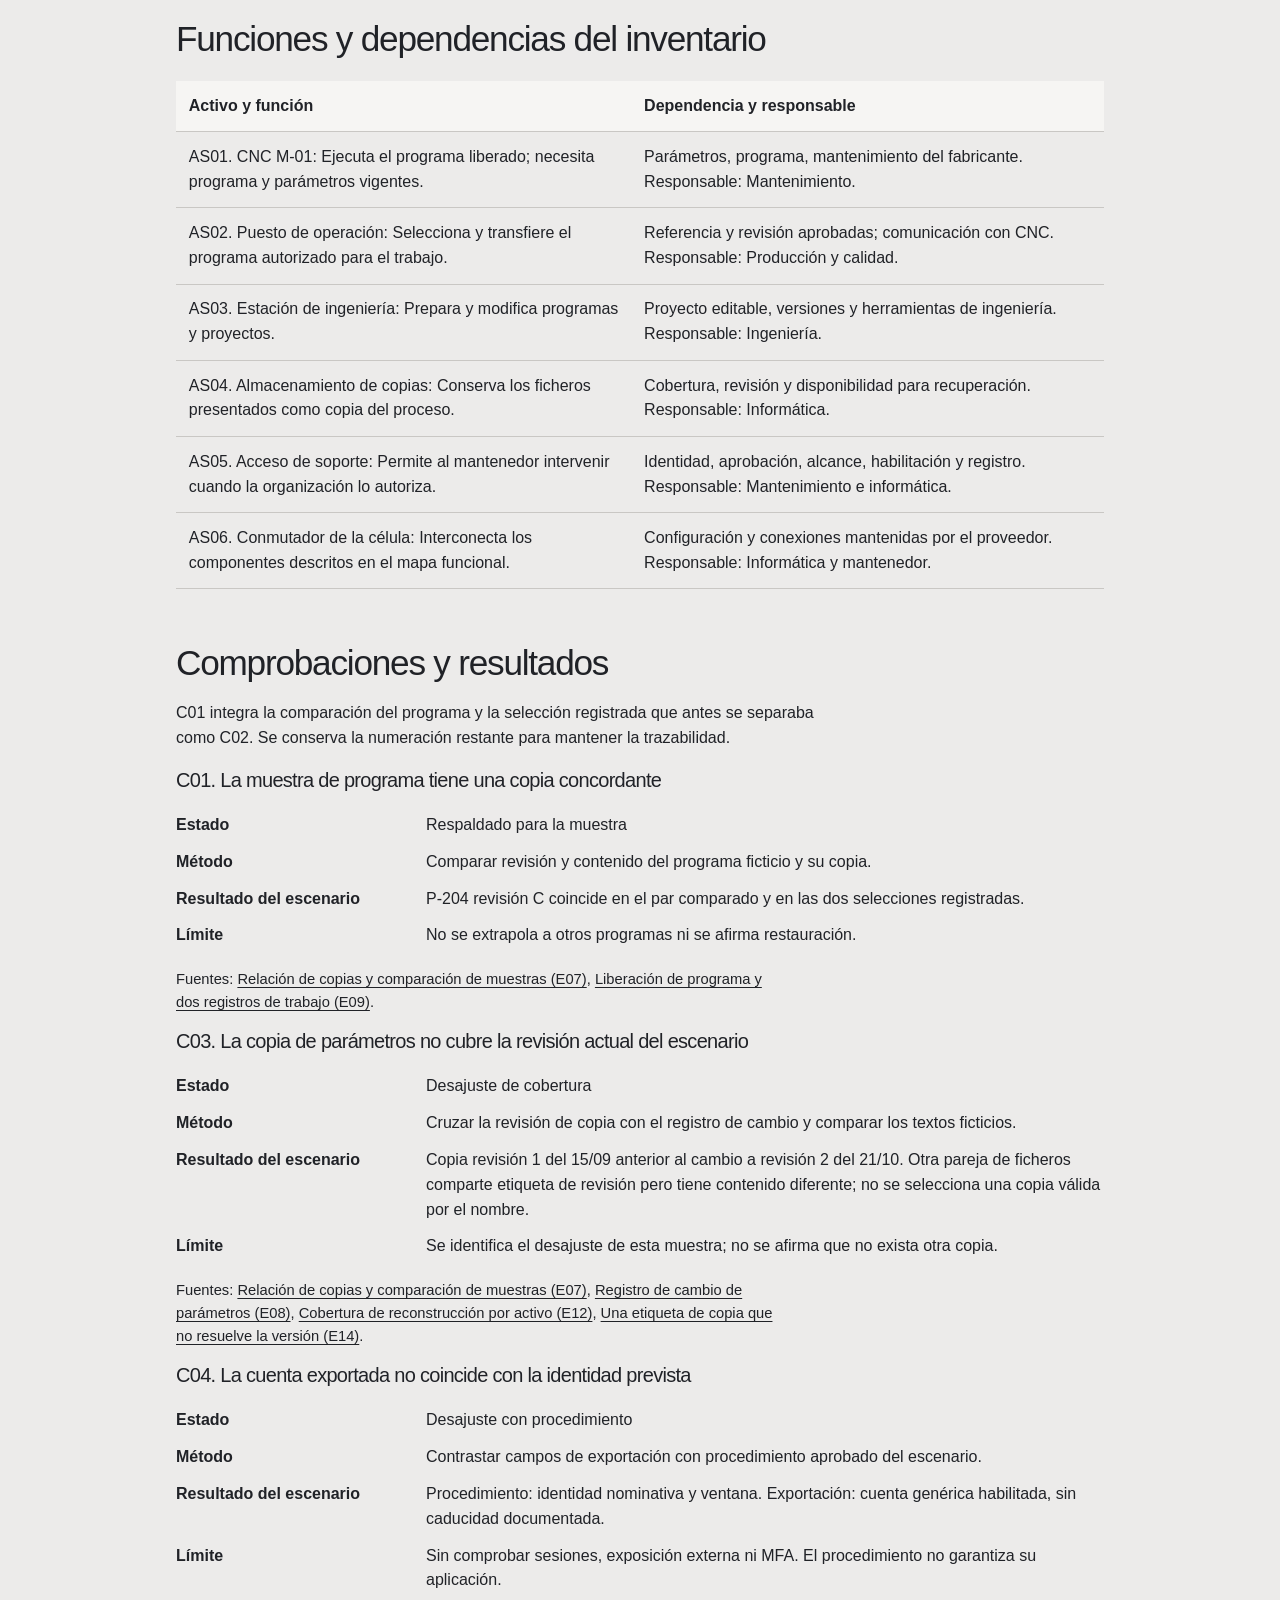
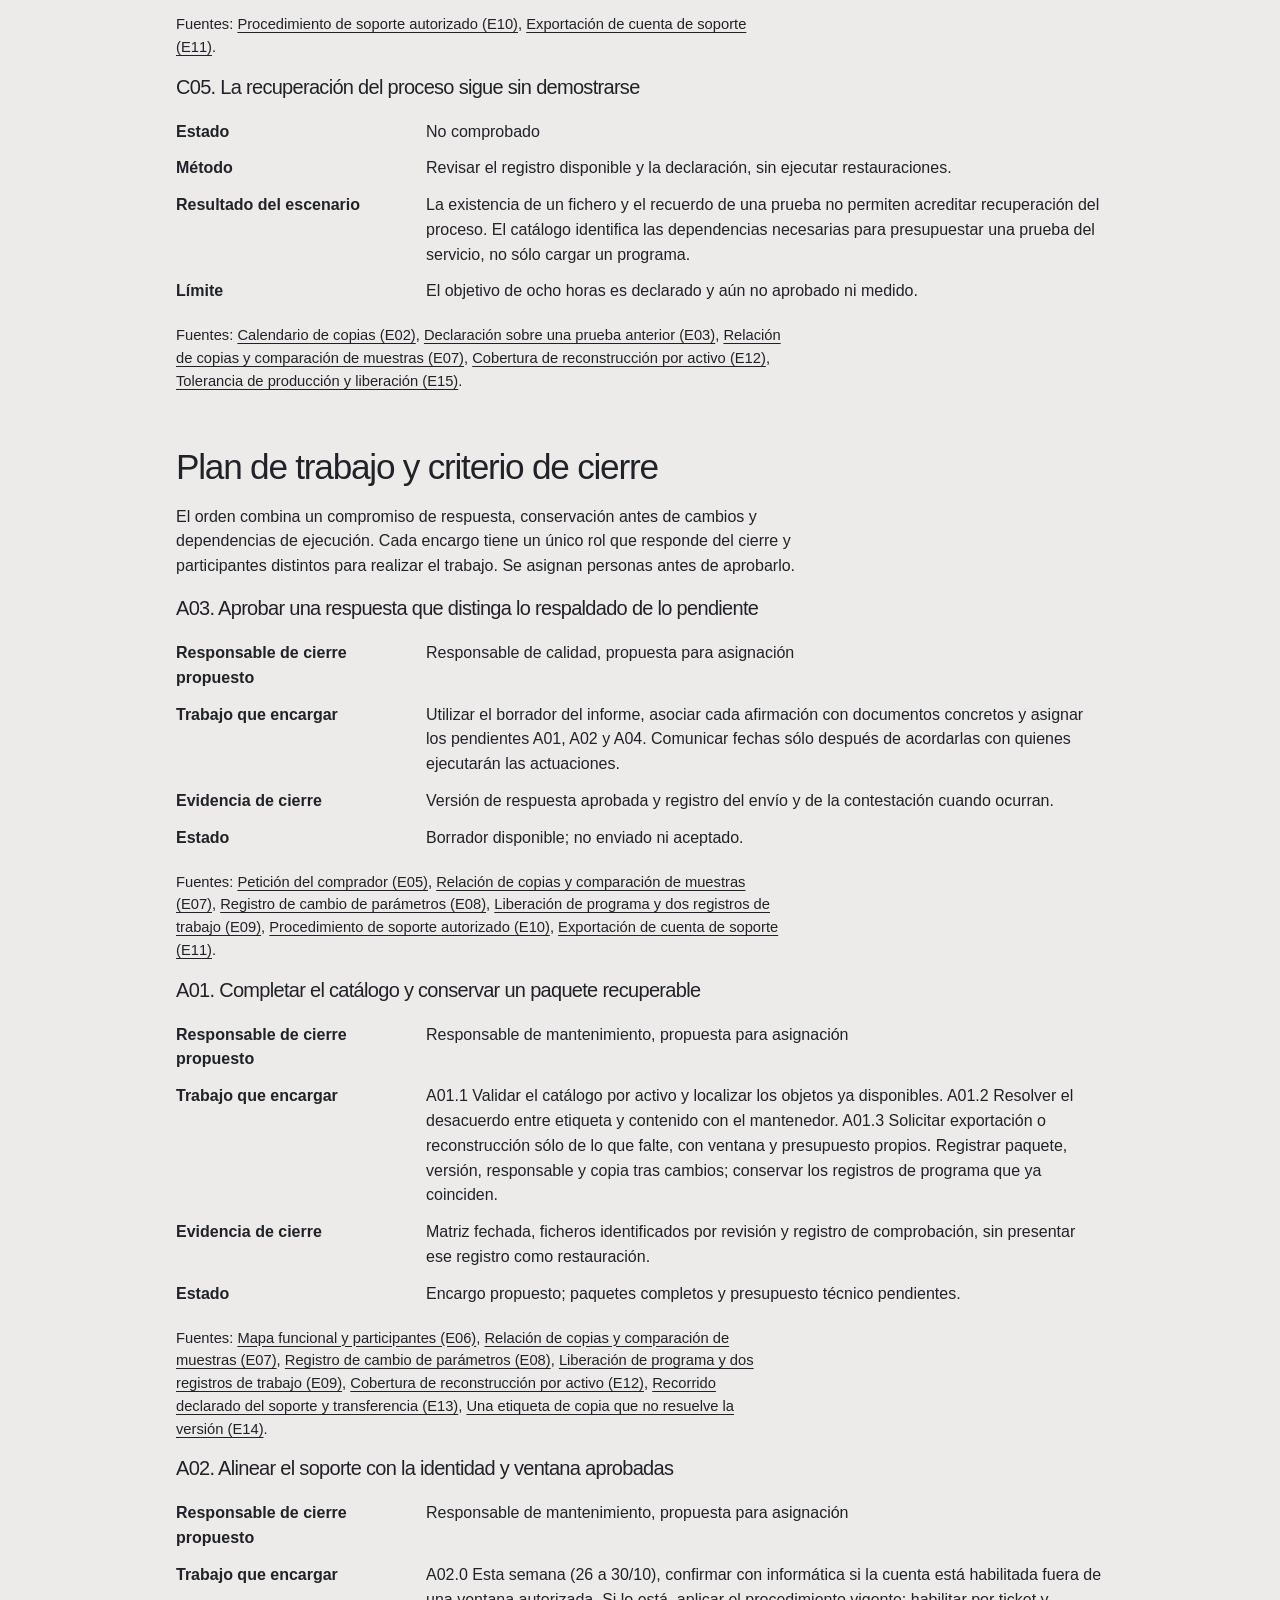
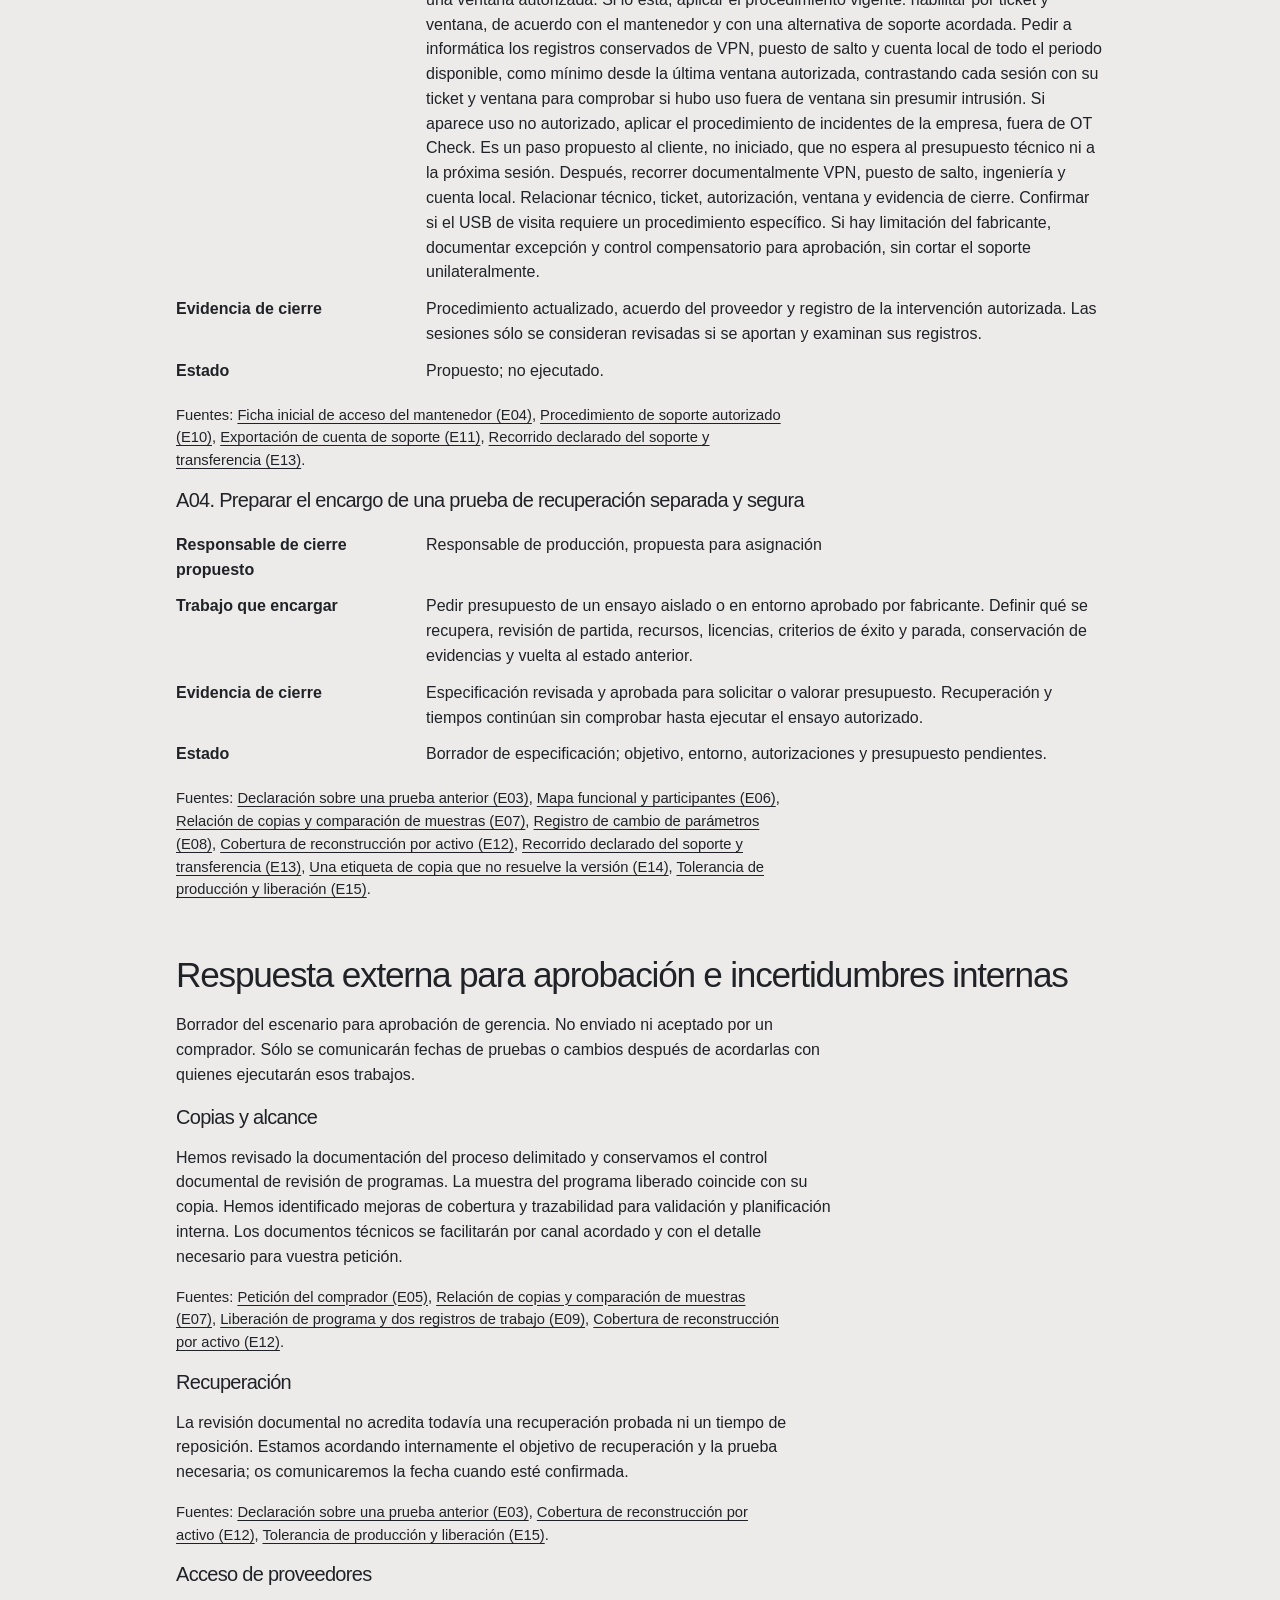
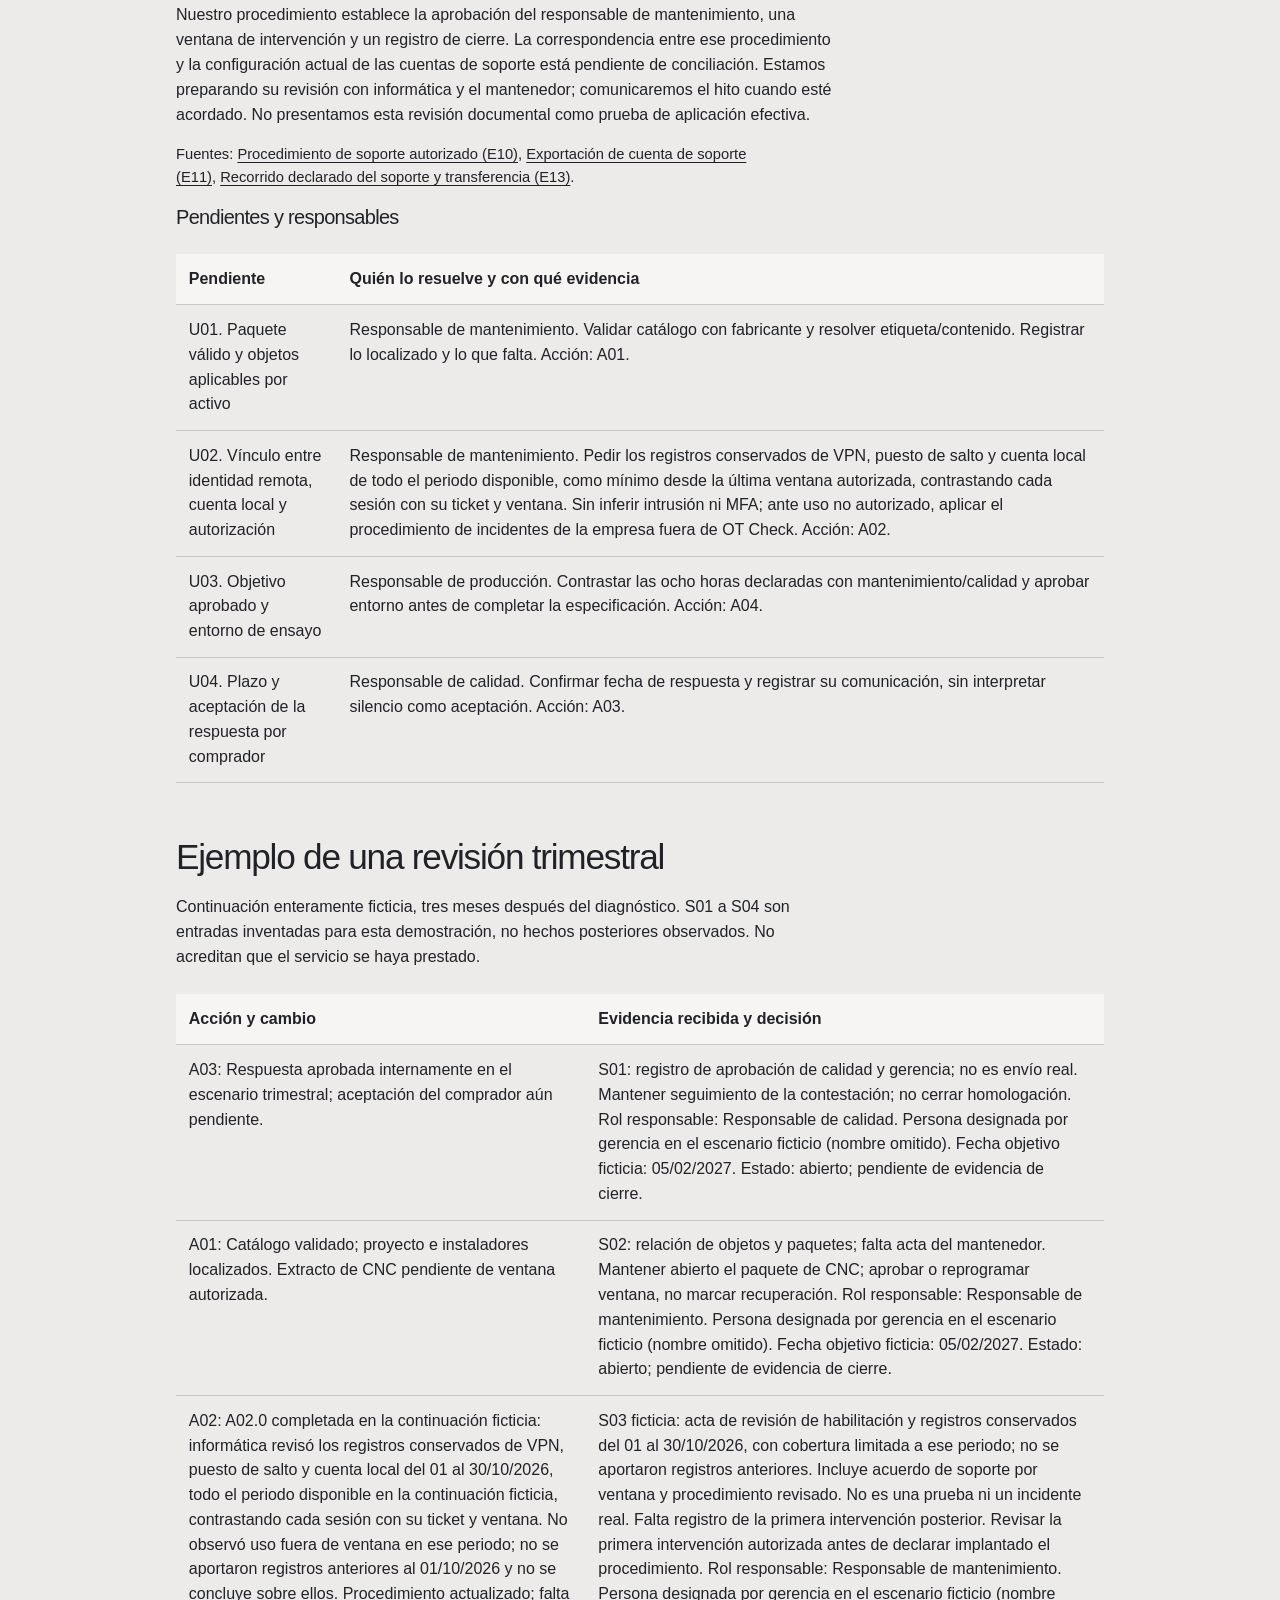
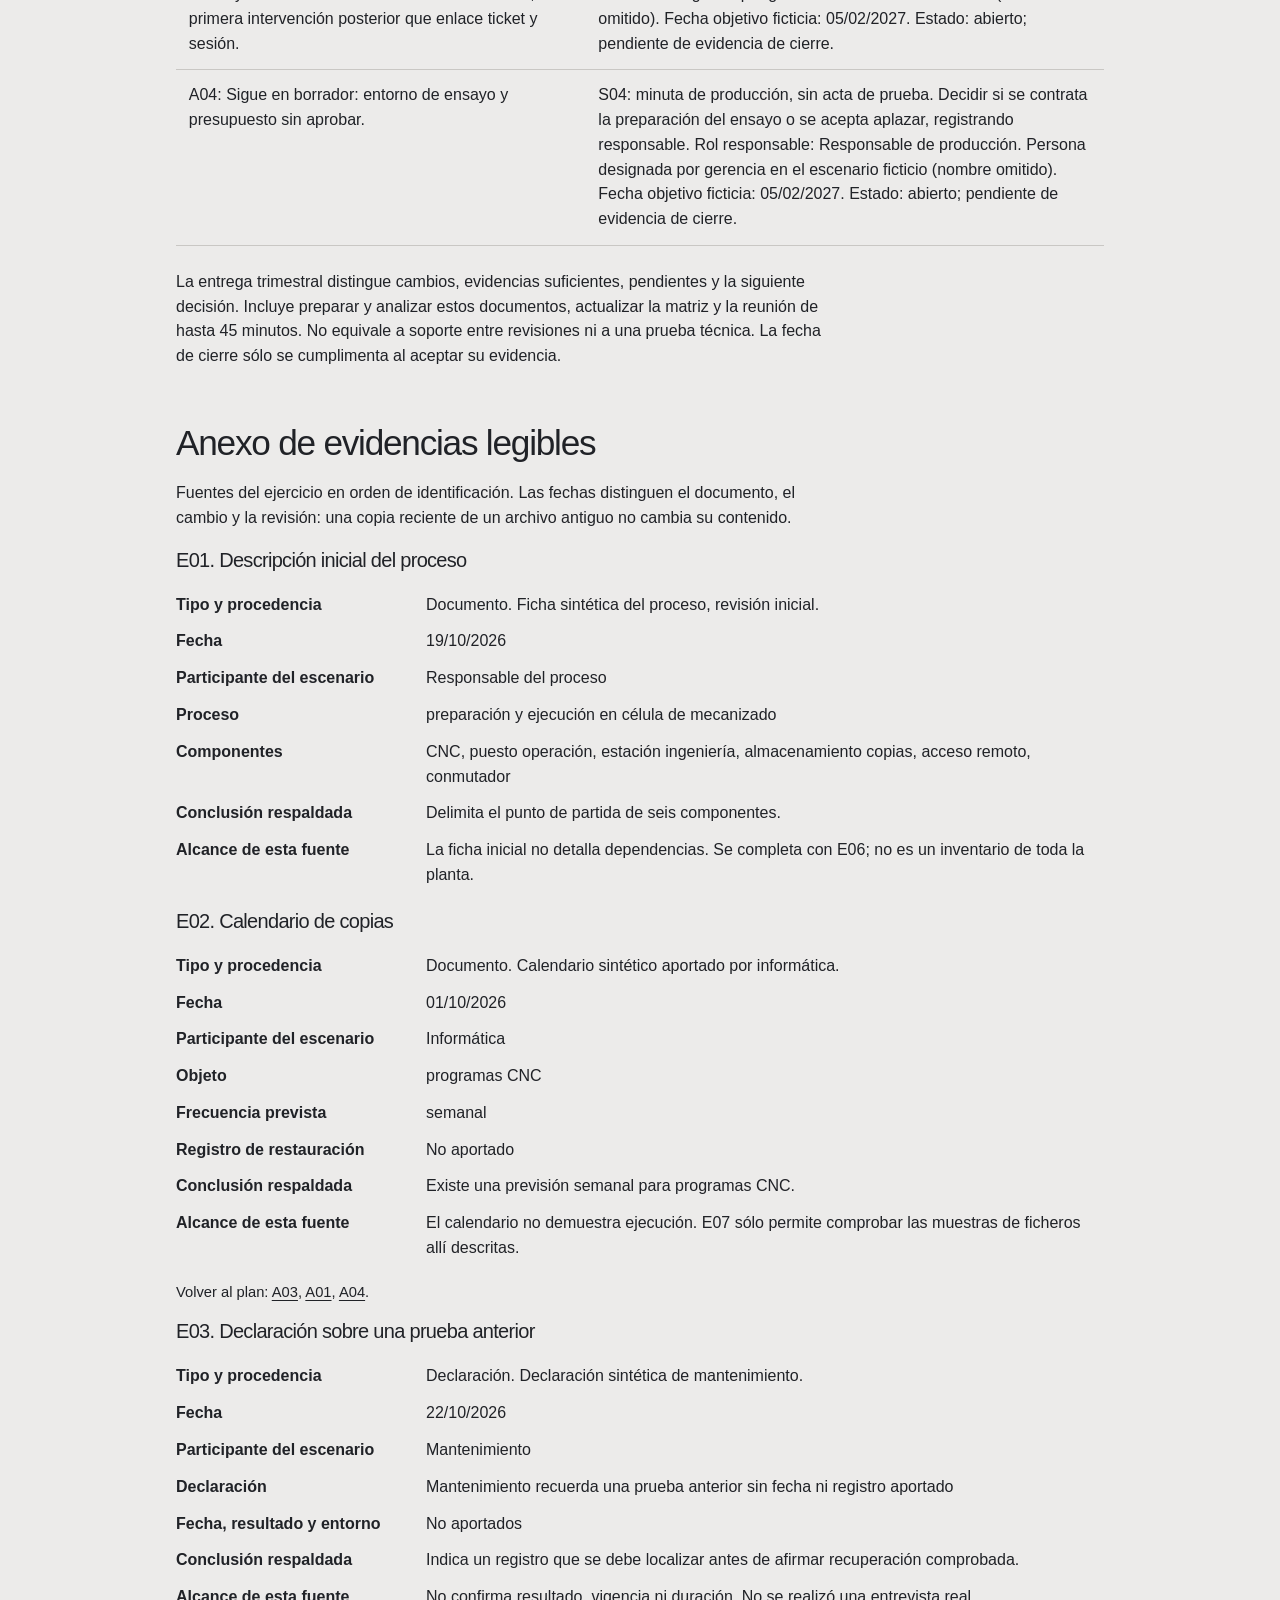
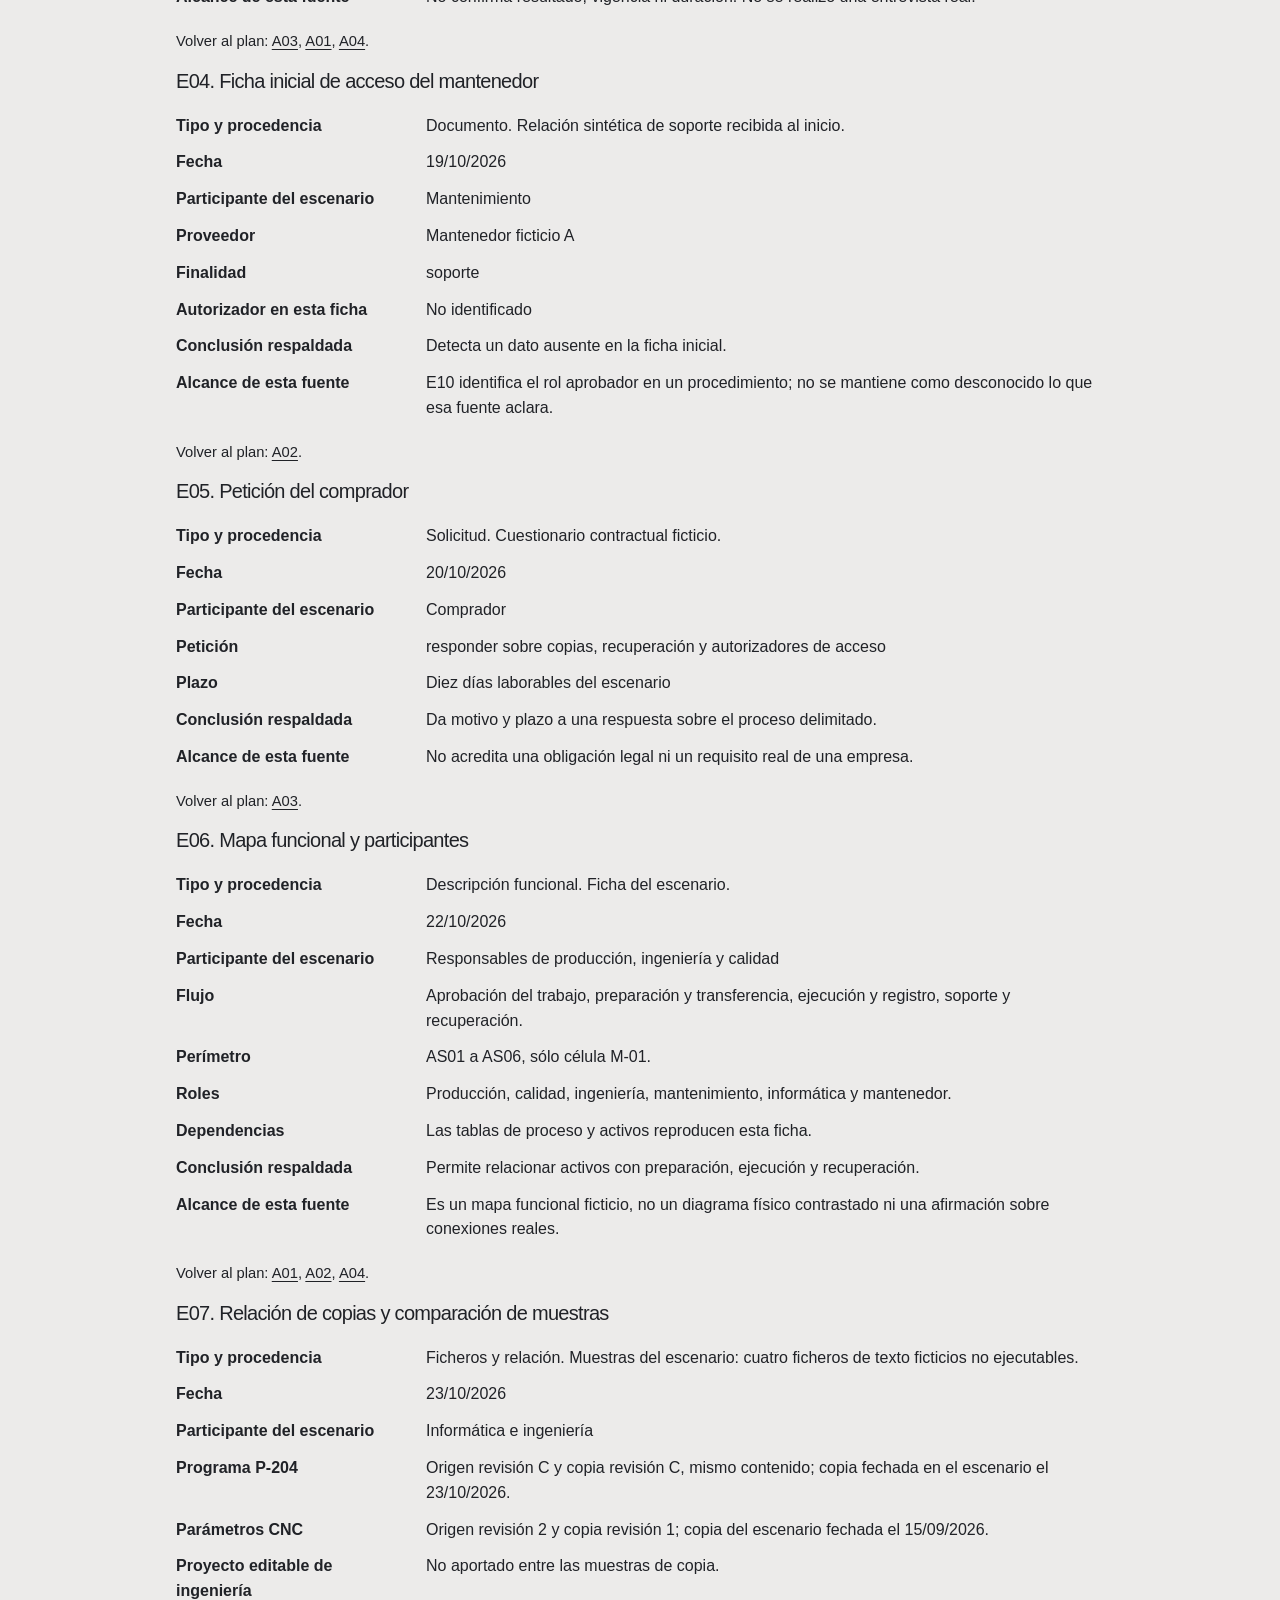
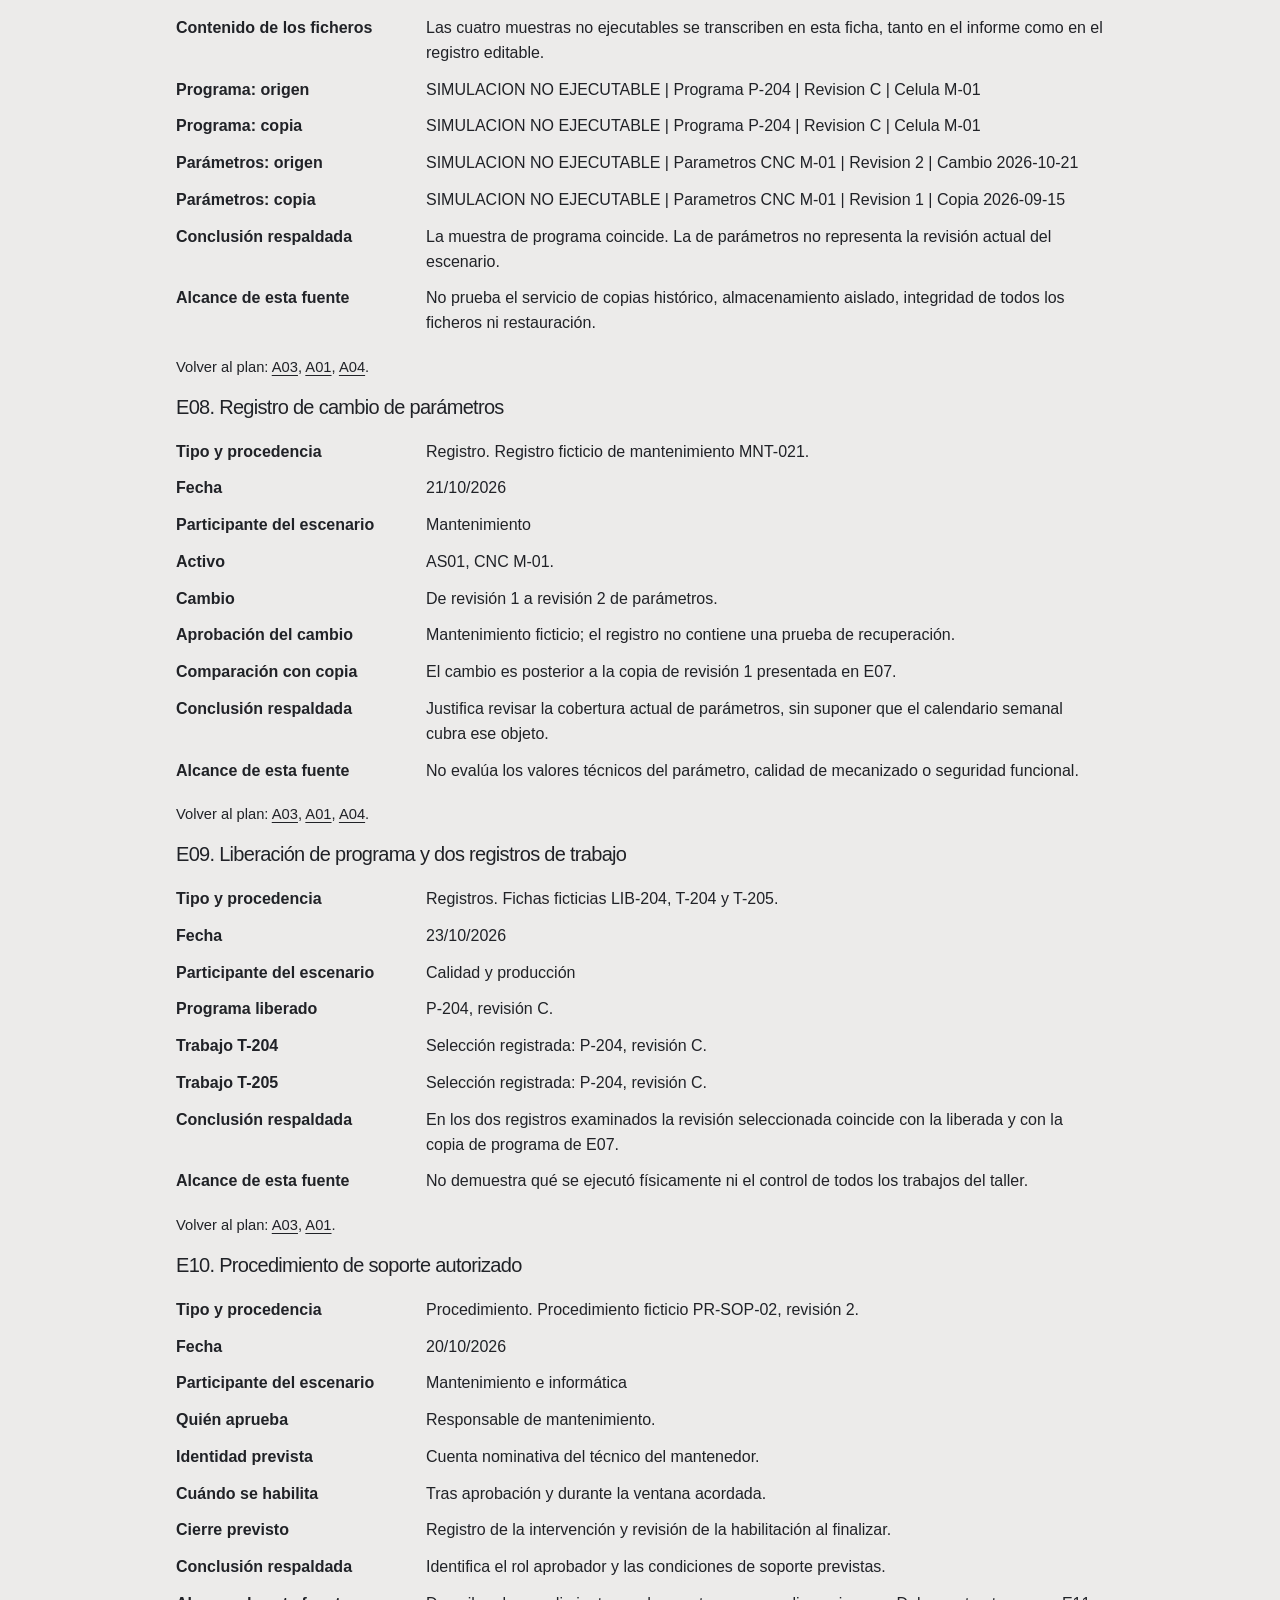
<file: muestra-ot-check.html>
<!doctype html><html lang="es"><head><meta charset="utf-8"/><meta name="viewport" content="width=device-width, initial-scale=1"/><title>Informe completo de ejemplo OT Check | MKDL</title><meta name="description" content="Caso ficticio completo: decisión para gerencia, proceso, activos, comprobaciones, encargos a proveedores y evidencias legibles."/><meta name="theme-color" content="#ecebea"/><meta http-equiv="Content-Security-Policy" content="default-src 'self'; style-src 'self'; img-src 'self' data:; script-src 'none'; connect-src 'self'; base-uri 'self'; form-action 'none';"/><link rel="canonical" href="https://mkdl.jp/muestra-ot-check.html"/><link rel="icon" href="assets/mkdl-icon.svg" type="image/svg+xml"/><link rel="stylesheet" href="assets/site.css?v=20261030-legal-mobile"/><link rel="stylesheet" href="assets/sample.css?v=20261026-lectura"/></head><body><a class="skip-link" href="#contenido">Saltar al contenido</a><header class="site-header"><a class="brand" href="index.html" aria-label="MKDL, inicio"><img src="assets/mkdl-logo.svg" alt="Mysthrala Kurogane Defense Labs" width="970" height="214"/></a><nav aria-label="Navegación principal"><a href="index.html#servicio">OT Check</a><a class="nav-contact" href="index.html#contacto">Contacto</a></nav></header><main id="contenido" tabindex="-1" class="sample-report"><h1>M-01: decidir qué conservar, qué encargar y qué responder al comprador</h1><p>Ejemplo de entrega | 26 de octubre de 2026</p><p class="sample-notice">Caso enteramente ficticio para mostrar el método y la entrega. No corresponde a un cliente ni acredita una visita, intervención o recuperación real.</p><p class="sample-downloads"><a href="assets/MKDL_Ejemplo_Informe_Gerencia.pdf" download>Descargar el informe completo en PDF</a><a href="assets/MKDL_Muestra_Sintetica.zip" download>Descargar la entrega para leer sin conexión</a></p><section aria-labelledby="decision"><h2 id="decision">Decisión para gerencia</h2><p>Se pide a gerencia aprobar los cuatro encargos siguientes y designar las personas que responden de su cierre. La prioridad inmediata es preparar una respuesta respaldada al comprador y conservar la configuración necesaria antes del siguiente cambio.</p><p>Hay control documental del programa liberado. La copia de Parámetros CNC M-01 presentada queda por detrás del cambio de mantenimiento y el alcance recuperable de varios componentes sigue incompleto. El procedimiento de soporte y el registro de cuentas no coinciden. Conviene completar cobertura y atribución antes de presupuestar una prueba de recuperación.</p><div class="sample-table" role="region" tabindex="0" aria-label="Tabla: Orden y encargo"><table role="table"><thead role="rowgroup"><tr role="row"><th scope="col" role="columnheader">Orden y encargo</th><th scope="col" role="columnheader">Responsable de cierre y plazo</th></tr></thead><tbody role="rowgroup"><tr role="row"><td role="cell"><span class="cell-label" aria-hidden="true">Orden y encargo</span>1. A03 Aprobar una respuesta que distinga lo respaldado de lo pendiente</td><td role="cell"><span class="cell-label" aria-hidden="true">Responsable de cierre y plazo</span>Responsable de calidad, propuesta para asignación. 03/11/2026, plazo propuesto a confirmar con el comprador.</td></tr><tr role="row"><td role="cell"><span class="cell-label" aria-hidden="true">Orden y encargo</span>2. A01 Completar el catálogo y conservar un paquete recuperable</td><td role="cell"><span class="cell-label" aria-hidden="true">Responsable de cierre y plazo</span>Responsable de mantenimiento, propuesta para asignación. Antes del siguiente cambio y antes de diseñar la prueba.</td></tr><tr role="row"><td role="cell"><span class="cell-label" aria-hidden="true">Orden y encargo</span>3. A02 Alinear el soporte con la identidad y ventana aprobadas</td><td role="cell"><span class="cell-label" aria-hidden="true">Responsable de cierre y plazo</span>Responsable de mantenimiento, propuesta para asignación. A02.0: 26 a 30/10/2026; resto antes de la siguiente sesión remota.</td></tr><tr role="row"><td role="cell"><span class="cell-label" aria-hidden="true">Orden y encargo</span>4. A04 Preparar el encargo de una prueba de recuperación separada y segura</td><td role="cell"><span class="cell-label" aria-hidden="true">Responsable de cierre y plazo</span>Responsable de producción, propuesta para asignación. Después de A01 y de aprobar objetivo, entorno y presupuesto.</td></tr></tbody></table></div><p>Compromiso solicitado: A03, unas 1,5 h internas; A01, 2 a 4 h para localizar y revisar; A02, 1 a 2 h de coordinación. Son estimaciones del escenario. Para A01, A02 y A04 se pide presupuesto técnico separado antes de autorizar cambios o ensayos.</p><p>A02.0 es un paso propuesto al cliente del 26 al 30/10/2026, no iniciado, sin esperar presupuesto: confirmar habilitación y revisar los registros conservados de VPN, puesto de salto y cuenta local de todo el periodo disponible, como mínimo desde la última ventana autorizada, contrastando cada sesión con su ticket y ventana; si procede, aplicar el procedimiento vigente con soporte alternativo acordado. Un uso no autorizado se deriva al procedimiento de incidentes de la empresa, fuera de OT Check. El resto de A02 puede seguir después de conservar el paquete. La asignación es propuesta: gerencia debe designar una persona por rol. A03 puede avanzar en paralelo con A01 y A02. Si sólo se dispone de una franja de trabajo, se prepara la respuesta con plazo sin prometer que las mejoras estén terminadas.</p></section><section aria-labelledby="compromiso"><h2 id="compromiso">Recursos y condiciones de la decisión</h2><p>El programa de producción puede seguir disponible mientras falta capacidad para modificar el próximo trabajo. Reconstruir sólo el programa no recupera necesariamente el puesto, la configuración del CNC ni las licencias. Por eso el encargo cubre dependencias de producción, calidad, mantenimiento e informática, no una compra genérica de herramientas.</p><p>Producción declara en E15 que puede terminar el lote actual sin ingeniería, pero necesita preparar el siguiente turno; propone recuperar ese servicio en ocho horas y tolerar la pérdida de un cambio de turno. Son objetivos declarados, pendientes de aprobación conjunta con mantenimiento y calidad, no tiempos de recuperación comprobados.</p><div class="sample-table" role="region" tabindex="0" aria-label="Tabla: Encargo"><table role="table"><thead role="rowgroup"><tr role="row"><th scope="col" role="columnheader">Encargo</th><th scope="col" role="columnheader">Recursos que se pide autorizar</th></tr></thead><tbody role="rowgroup"><tr role="row"><td role="cell"><span class="cell-label" aria-hidden="true">Encargo</span>A03</td><td role="cell"><span class="cell-label" aria-hidden="true">Recursos que se pide autorizar</span>Estimación del escenario: 1 h de preparación y 30 min de aprobación; sin adjuntar detalle técnico por defecto.</td></tr><tr role="row"><td role="cell"><span class="cell-label" aria-hidden="true">Encargo</span>A01</td><td role="cell"><span class="cell-label" aria-hidden="true">Recursos que se pide autorizar</span>Estimación del escenario: 2 a 4 h internas para localizar y revisar; pedir presupuesto separado del proveedor para exportar o rehacer copias. No es una medición.</td></tr><tr role="row"><td role="cell"><span class="cell-label" aria-hidden="true">Encargo</span>A02</td><td role="cell"><span class="cell-label" aria-hidden="true">Recursos que se pide autorizar</span>Estimación del escenario: 1 a 2 h internas; proveedor confirma coste de los cambios y condicionantes de fabricante.</td></tr><tr role="row"><td role="cell"><span class="cell-label" aria-hidden="true">Encargo</span>A04</td><td role="cell"><span class="cell-label" aria-hidden="true">Recursos que se pide autorizar</span>Solicitar presupuesto de preparación y ensayo; no hay cifra técnica acreditada. Participación interna a acordar con producción y calidad.</td></tr></tbody></table></div><p>Las estimaciones pertenecen a este escenario, no a una medición de Kalista ni a una tarifa de proveedor. Solicitar presupuesto no autoriza el trabajo técnico. Aplazar A01 mantiene incierta la reconstrucción; aplazar A02 deja sin resolver atribución y ventana; A04 depende de ambos y de producción.</p></section><section aria-labelledby="perimetro"><h2 id="perimetro">Proceso, dependencias y alcance</h2><p>Una célula M-01, seis activos y una decisión: preparar su recuperación y responder a la petición del comprador. Incluye documentos de preparación, transferencia, soporte y copias. Los sistemas corporativos quedan fuera; se registra la dependencia declarada del acceso remoto sin validarlo técnicamente.</p><p>Mapa funcional ficticio basado en E06. Describe dependencias de trabajo; no acredita una topología física o aislamiento efectivo.</p><p class="sample-source">Fuentes: <a href="#evidencia-e06">Mapa funcional y participantes (E06)</a>.</p><div class="sample-table" role="region" tabindex="0" aria-label="Tabla: Paso"><table role="table"><thead role="rowgroup"><tr role="row"><th scope="col" role="columnheader">Paso</th><th scope="col" role="columnheader">Trabajo y dependencias</th><th scope="col" role="columnheader">Consecuencia a considerar</th></tr></thead><tbody role="rowgroup"><tr role="row"><td role="cell"><span class="cell-label" aria-hidden="true">Paso</span>Aprobar el trabajo</td><td role="cell"><span class="cell-label" aria-hidden="true">Trabajo y dependencias</span>Calidad libera P-204 revisión C para el trabajo T-204. Activos: AS02, AS03.</td><td role="cell"><span class="cell-label" aria-hidden="true">Consecuencia a considerar</span>Una revisión distinta exige detener la liberación del trabajo y resolverla con calidad.</td></tr><tr role="row"><td role="cell"><span class="cell-label" aria-hidden="true">Paso</span>Preparar y transferir</td><td role="cell"><span class="cell-label" aria-hidden="true">Trabajo y dependencias</span>Ingeniería prepara el paquete y operación selecciona la revisión autorizada. Activos: AS03, AS02, AS06.</td><td role="cell"><span class="cell-label" aria-hidden="true">Consecuencia a considerar</span>Perder el proyecto editable compromete la preparación o modificación posterior.</td></tr><tr role="row"><td role="cell"><span class="cell-label" aria-hidden="true">Paso</span>Ejecutar y registrar</td><td role="cell"><span class="cell-label" aria-hidden="true">Trabajo y dependencias</span>El CNC ejecuta el programa seleccionado con sus parámetros. Activos: AS01, AS02.</td><td role="cell"><span class="cell-label" aria-hidden="true">Consecuencia a considerar</span>Recuperar el fichero de programa no reconstruye por sí solo parámetros ni validación de máquina.</td></tr><tr role="row"><td role="cell"><span class="cell-label" aria-hidden="true">Paso</span>Mantener y recuperar</td><td role="cell"><span class="cell-label" aria-hidden="true">Trabajo y dependencias</span>El mantenedor presta soporte autorizado; informática conserva las copias del alcance. Activos: AS05, AS04, AS06.</td><td role="cell"><span class="cell-label" aria-hidden="true">Consecuencia a considerar</span>Soporte y recuperación necesitan coordinación, permisos y criterios de aceptación propios.</td></tr></tbody></table></div><p>Comparación documental, contenido de muestras no ejecutables, entrevistas representadas en fichas y cruce de versiones, fechas y responsabilidades. El catálogo de objetos recuperables es una propuesta de cobertura de MKDL que se valida con quien conoce la máquina. No se presupone que todo objeto sea aplicable a todos los controles CNC.</p><p>Sin escaneos, explotación, modificación de cuentas, exportaciones de equipos reales, restauraciones ni puesta en marcha. No se ha comprobado conectividad, segmentación efectiva, MFA, exposición a Internet o seguridad funcional. No se certifica cumplimiento ni se determina la aplicación legal a una empresa real.</p><p>La vía de soporte y transferencia se recoge como declaración en E13. Debe contrastarse con registros antes de aprobar una arquitectura o una sesión. El alcance documental y el alcance de una prueba técnica son distintos.</p><h3 id="c06">C06. Recorrido de soporte y transferencia declarado</h3><dl><dt>Estado</dt><dd>Documentado por declaración; eficacia pendiente</dd><dt>Método</dt><dd>Cruzar entrevista y procedimiento para describir VPN, puesto de salto, ingeniería y transferencia.</dd><dt>Resultado del escenario</dt><dd>Se recoge el camino declarado y la falta de vínculo acreditado entre identidad de VPN y cuenta local. Se desconoce el aislamiento efectivo.</dd><dt>Límite</dt><dd>No se inspeccionan tráfico, reglas, MFA, exposición ni conexiones físicas. No equivale a una validación de arquitectura.</dd></dl><p class="sample-source">Fuentes: <a href="#evidencia-e06">Mapa funcional y participantes (E06)</a>, <a href="#evidencia-e10">Procedimiento de soporte autorizado (E10)</a>, <a href="#evidencia-e11">Exportación de cuenta de soporte (E11)</a>, <a href="#evidencia-e13">Recorrido declarado del soporte y transferencia (E13)</a>.</p></section><section aria-labelledby="recuperacion"><h2 id="recuperacion">Catálogo de recuperación propuesto por MKDL</h2><p>El CSV Catálogo de recuperación contiene una fila por objeto con aplicabilidad, ubicación, custodia, evidencia y cierre pendiente. La tabla siguiente resume los seis activos. Por cada activo se concreta qué conservar y qué falta confirmar. El catálogo es la entrada de A01, no una lista que deba inventar el cliente. El mantenedor confirma qué objetos existen y qué procedimiento admite el fabricante.</p><div class="sample-table" role="region" tabindex="0" aria-label="Tabla: Activo y contenido"><table role="table"><thead role="rowgroup"><tr role="row"><th scope="col" role="columnheader">Activo y contenido</th><th scope="col" role="columnheader">Estado, responsable y siguiente comprobación</th></tr></thead><tbody role="rowgroup"><tr role="row"><td role="cell"><span class="cell-label" aria-hidden="true">Activo y contenido</span>AS01: Paquete del fabricante: CNC/PLC/HMI y ajustes aplicables; programas, correctores/orígenes, variables y compensaciones que procedan.</td><td role="cell"><span class="cell-label" aria-hidden="true">Estado, responsable y siguiente comprobación</span>Extracto parcial de Parámetros CNC M-01 y programa P-204; no hay paquete integral identificado. Responsable: Mantenimiento. Validar aplicabilidad con fabricante; conservar revisiones y compatibilidad; A01. Fuentes: E07 E08 E12 E14.</td></tr><tr role="row"><td role="cell"><span class="cell-label" aria-hidden="true">Activo y contenido</span>AS02: Imagen o reinstalación del puesto, aplicaciones y licencias, configuración de transferencia y selección de trabajo.</td><td role="cell"><span class="cell-label" aria-hidden="true">Estado, responsable y siguiente comprobación</span>Dos selecciones documentadas; reconstrucción del puesto no aportada. Responsable: Producción. Informática identifica imagen/instaladores; calidad define liberación; A01. Fuentes: E09 E12 E13.</td></tr><tr role="row"><td role="cell"><span class="cell-label" aria-hidden="true">Activo y contenido</span>AS03: Proyecto CAM editable, versión del entorno, postprocesador, biblioteca de herramientas y reactivación de licencia.</td><td role="cell"><span class="cell-label" aria-hidden="true">Estado, responsable y siguiente comprobación</span>No aportados; la ausencia en esta muestra no afirma inexistencia. Responsable: Ingeniería. Localizar fuentes y confirmar derechos/licencias con proveedor; A01. Fuentes: E06 E12 E15.</td></tr><tr role="row"><td role="cell"><span class="cell-label" aria-hidden="true">Activo y contenido</span>AS04: Datos de copia, configuración del almacén, permisos y procedimiento para acceder a la copia si falla la red habitual.</td><td role="cell"><span class="cell-label" aria-hidden="true">Estado, responsable y siguiente comprobación</span>Hay calendario y ficheros; aislamiento, permisos y recuperación pendientes. Responsable: Informática. Identificar ubicación, acceso de emergencia y segunda copia sin publicar detalles; A01. Fuentes: E02 E07 E12.</td></tr><tr role="row"><td role="cell"><span class="cell-label" aria-hidden="true">Activo y contenido</span>AS05: Configuración de VPN/puesto de salto aplicable, identidad atribuible, tickets y forma de reponer soporte.</td><td role="cell"><span class="cell-label" aria-hidden="true">Estado, responsable y siguiente comprobación</span>Recorrido declarado; falta vínculo entre identidad externa y cuenta local. Responsable: Mantenimiento. A01 conserva la configuración de VPN y puesto de salto (OR23); A02 concilia identidad, ticket y autorización (OR24). Fuentes: E10 E11 E13.</td></tr><tr role="row"><td role="cell"><span class="cell-label" aria-hidden="true">Activo y contenido</span>AS06: Copia legible de configuración compatible con modelo/firmware y relación de conexiones autorizadas.</td><td role="cell"><span class="cell-label" aria-hidden="true">Estado, responsable y siguiente comprobación</span>No aportada; topología y eficacia de reglas sin verificar. Responsable: Informática. Proveedor confirma si es gestionable y qué necesita para reponerlo; A01. Fuentes: E06 E12 E13.</td></tr></tbody></table></div></section><section aria-labelledby="inventario"><h2 id="inventario">Funciones y dependencias del inventario</h2><div class="sample-table" role="region" tabindex="0" aria-label="Tabla: Activo y función"><table role="table"><thead role="rowgroup"><tr role="row"><th scope="col" role="columnheader">Activo y función</th><th scope="col" role="columnheader">Dependencia y responsable</th></tr></thead><tbody role="rowgroup"><tr role="row"><td role="cell"><span class="cell-label" aria-hidden="true">Activo y función</span>AS01. CNC M-01: Ejecuta el programa liberado; necesita programa y parámetros vigentes.</td><td role="cell"><span class="cell-label" aria-hidden="true">Dependencia y responsable</span>Parámetros, programa, mantenimiento del fabricante. Responsable: Mantenimiento.</td></tr><tr role="row"><td role="cell"><span class="cell-label" aria-hidden="true">Activo y función</span>AS02. Puesto de operación: Selecciona y transfiere el programa autorizado para el trabajo.</td><td role="cell"><span class="cell-label" aria-hidden="true">Dependencia y responsable</span>Referencia y revisión aprobadas; comunicación con CNC. Responsable: Producción y calidad.</td></tr><tr role="row"><td role="cell"><span class="cell-label" aria-hidden="true">Activo y función</span>AS03. Estación de ingeniería: Prepara y modifica programas y proyectos.</td><td role="cell"><span class="cell-label" aria-hidden="true">Dependencia y responsable</span>Proyecto editable, versiones y herramientas de ingeniería. Responsable: Ingeniería.</td></tr><tr role="row"><td role="cell"><span class="cell-label" aria-hidden="true">Activo y función</span>AS04. Almacenamiento de copias: Conserva los ficheros presentados como copia del proceso.</td><td role="cell"><span class="cell-label" aria-hidden="true">Dependencia y responsable</span>Cobertura, revisión y disponibilidad para recuperación. Responsable: Informática.</td></tr><tr role="row"><td role="cell"><span class="cell-label" aria-hidden="true">Activo y función</span>AS05. Acceso de soporte: Permite al mantenedor intervenir cuando la organización lo autoriza.</td><td role="cell"><span class="cell-label" aria-hidden="true">Dependencia y responsable</span>Identidad, aprobación, alcance, habilitación y registro. Responsable: Mantenimiento e informática.</td></tr><tr role="row"><td role="cell"><span class="cell-label" aria-hidden="true">Activo y función</span>AS06. Conmutador de la célula: Interconecta los componentes descritos en el mapa funcional.</td><td role="cell"><span class="cell-label" aria-hidden="true">Dependencia y responsable</span>Configuración y conexiones mantenidas por el proveedor. Responsable: Informática y mantenedor.</td></tr></tbody></table></div></section><section aria-labelledby="comprobaciones"><h2 id="comprobaciones">Comprobaciones y resultados</h2><p>C01 integra la comparación del programa y la selección registrada que antes se separaba como C02. Se conserva la numeración restante para mantener la trazabilidad.</p><h3 id="c01">C01. La muestra de programa tiene una copia concordante</h3><dl><dt>Estado</dt><dd>Respaldado para la muestra</dd><dt>Método</dt><dd>Comparar revisión y contenido del programa ficticio y su copia.</dd><dt>Resultado del escenario</dt><dd>P-204 revisión C coincide en el par comparado y en las dos selecciones registradas.</dd><dt>Límite</dt><dd>No se extrapola a otros programas ni se afirma restauración.</dd></dl><p class="sample-source">Fuentes: <a href="#evidencia-e07">Relación de copias y comparación de muestras (E07)</a>, <a href="#evidencia-e09">Liberación de programa y dos registros de trabajo (E09)</a>.</p><h3 id="c03">C03. La copia de parámetros no cubre la revisión actual del escenario</h3><dl><dt>Estado</dt><dd>Desajuste de cobertura</dd><dt>Método</dt><dd>Cruzar la revisión de copia con el registro de cambio y comparar los textos ficticios.</dd><dt>Resultado del escenario</dt><dd>Copia revisión 1 del 15/09 anterior al cambio a revisión 2 del 21/10. Otra pareja de ficheros comparte etiqueta de revisión pero tiene contenido diferente; no se selecciona una copia válida por el nombre.</dd><dt>Límite</dt><dd>Se identifica el desajuste de esta muestra; no se afirma que no exista otra copia.</dd></dl><p class="sample-source">Fuentes: <a href="#evidencia-e07">Relación de copias y comparación de muestras (E07)</a>, <a href="#evidencia-e08">Registro de cambio de parámetros (E08)</a>, <a href="#evidencia-e12">Cobertura de reconstrucción por activo (E12)</a>, <a href="#evidencia-e14">Una etiqueta de copia que no resuelve la versión (E14)</a>.</p><h3 id="c04">C04. La cuenta exportada no coincide con la identidad prevista</h3><dl><dt>Estado</dt><dd>Desajuste con procedimiento</dd><dt>Método</dt><dd>Contrastar campos de exportación con procedimiento aprobado del escenario.</dd><dt>Resultado del escenario</dt><dd>Procedimiento: identidad nominativa y ventana. Exportación: cuenta genérica habilitada, sin caducidad documentada.</dd><dt>Límite</dt><dd>Sin comprobar sesiones, exposición externa ni MFA. El procedimiento no garantiza su aplicación.</dd></dl><p class="sample-source">Fuentes: <a href="#evidencia-e10">Procedimiento de soporte autorizado (E10)</a>, <a href="#evidencia-e11">Exportación de cuenta de soporte (E11)</a>.</p><h3 id="c05">C05. La recuperación del proceso sigue sin demostrarse</h3><dl><dt>Estado</dt><dd>No comprobado</dd><dt>Método</dt><dd>Revisar el registro disponible y la declaración, sin ejecutar restauraciones.</dd><dt>Resultado del escenario</dt><dd>La existencia de un fichero y el recuerdo de una prueba no permiten acreditar recuperación del proceso. El catálogo identifica las dependencias necesarias para presupuestar una prueba del servicio, no sólo cargar un programa.</dd><dt>Límite</dt><dd>El objetivo de ocho horas es declarado y aún no aprobado ni medido.</dd></dl><p class="sample-source">Fuentes: <a href="#evidencia-e02">Calendario de copias (E02)</a>, <a href="#evidencia-e03">Declaración sobre una prueba anterior (E03)</a>, <a href="#evidencia-e07">Relación de copias y comparación de muestras (E07)</a>, <a href="#evidencia-e12">Cobertura de reconstrucción por activo (E12)</a>, <a href="#evidencia-e15">Tolerancia de producción y liberación (E15)</a>.</p></section><section aria-labelledby="plan"><h2 id="plan">Plan de trabajo y criterio de cierre</h2><p>El orden combina un compromiso de respuesta, conservación antes de cambios y dependencias de ejecución. Cada encargo tiene un único rol que responde del cierre y participantes distintos para realizar el trabajo. Se asignan personas antes de aprobarlo.</p><h3 id="accion-a03">A03. Aprobar una respuesta que distinga lo respaldado de lo pendiente</h3><dl><dt>Responsable de cierre propuesto</dt><dd>Responsable de calidad, propuesta para asignación</dd><dt>Trabajo que encargar</dt><dd>Utilizar el borrador del informe, asociar cada afirmación con documentos concretos y asignar los pendientes A01, A02 y A04. Comunicar fechas sólo después de acordarlas con quienes ejecutarán las actuaciones.</dd><dt>Evidencia de cierre</dt><dd>Versión de respuesta aprobada y registro del envío y de la contestación cuando ocurran.</dd><dt>Estado</dt><dd>Borrador disponible; no enviado ni aceptado.</dd></dl><p class="sample-source">Fuentes: <a href="#evidencia-e05">Petición del comprador (E05)</a>, <a href="#evidencia-e07">Relación de copias y comparación de muestras (E07)</a>, <a href="#evidencia-e08">Registro de cambio de parámetros (E08)</a>, <a href="#evidencia-e09">Liberación de programa y dos registros de trabajo (E09)</a>, <a href="#evidencia-e10">Procedimiento de soporte autorizado (E10)</a>, <a href="#evidencia-e11">Exportación de cuenta de soporte (E11)</a>.</p><h3 id="accion-a01">A01. Completar el catálogo y conservar un paquete recuperable</h3><dl><dt>Responsable de cierre propuesto</dt><dd>Responsable de mantenimiento, propuesta para asignación</dd><dt>Trabajo que encargar</dt><dd>A01.1 Validar el catálogo por activo y localizar los objetos ya disponibles. A01.2 Resolver el desacuerdo entre etiqueta y contenido con el mantenedor. A01.3 Solicitar exportación o reconstrucción sólo de lo que falte, con ventana y presupuesto propios. Registrar paquete, versión, responsable y copia tras cambios; conservar los registros de programa que ya coinciden.</dd><dt>Evidencia de cierre</dt><dd>Matriz fechada, ficheros identificados por revisión y registro de comprobación, sin presentar ese registro como restauración.</dd><dt>Estado</dt><dd>Encargo propuesto; paquetes completos y presupuesto técnico pendientes.</dd></dl><p class="sample-source">Fuentes: <a href="#evidencia-e06">Mapa funcional y participantes (E06)</a>, <a href="#evidencia-e07">Relación de copias y comparación de muestras (E07)</a>, <a href="#evidencia-e08">Registro de cambio de parámetros (E08)</a>, <a href="#evidencia-e09">Liberación de programa y dos registros de trabajo (E09)</a>, <a href="#evidencia-e12">Cobertura de reconstrucción por activo (E12)</a>, <a href="#evidencia-e13">Recorrido declarado del soporte y transferencia (E13)</a>, <a href="#evidencia-e14">Una etiqueta de copia que no resuelve la versión (E14)</a>.</p><h3 id="accion-a02">A02. Alinear el soporte con la identidad y ventana aprobadas</h3><dl><dt>Responsable de cierre propuesto</dt><dd>Responsable de mantenimiento, propuesta para asignación</dd><dt>Trabajo que encargar</dt><dd>A02.0 Esta semana (26 a 30/10), confirmar con informática si la cuenta está habilitada fuera de una ventana autorizada. Si lo está, aplicar el procedimiento vigente: habilitar por ticket y ventana, de acuerdo con el mantenedor y con una alternativa de soporte acordada. Pedir a informática los registros conservados de VPN, puesto de salto y cuenta local de todo el periodo disponible, como mínimo desde la última ventana autorizada, contrastando cada sesión con su ticket y ventana para comprobar si hubo uso fuera de ventana sin presumir intrusión. Si aparece uso no autorizado, aplicar el procedimiento de incidentes de la empresa, fuera de OT Check. Es un paso propuesto al cliente, no iniciado, que no espera al presupuesto técnico ni a la próxima sesión. Después, recorrer documentalmente VPN, puesto de salto, ingeniería y cuenta local. Relacionar técnico, ticket, autorización, ventana y evidencia de cierre. Confirmar si el USB de visita requiere un procedimiento específico. Si hay limitación del fabricante, documentar excepción y control compensatorio para aprobación, sin cortar el soporte unilateralmente.</dd><dt>Evidencia de cierre</dt><dd>Procedimiento actualizado, acuerdo del proveedor y registro de la intervención autorizada. Las sesiones sólo se consideran revisadas si se aportan y examinan sus registros.</dd><dt>Estado</dt><dd>Propuesto; no ejecutado.</dd></dl><p class="sample-source">Fuentes: <a href="#evidencia-e04">Ficha inicial de acceso del mantenedor (E04)</a>, <a href="#evidencia-e10">Procedimiento de soporte autorizado (E10)</a>, <a href="#evidencia-e11">Exportación de cuenta de soporte (E11)</a>, <a href="#evidencia-e13">Recorrido declarado del soporte y transferencia (E13)</a>.</p><h3 id="accion-a04">A04. Preparar el encargo de una prueba de recuperación separada y segura</h3><dl><dt>Responsable de cierre propuesto</dt><dd>Responsable de producción, propuesta para asignación</dd><dt>Trabajo que encargar</dt><dd>Pedir presupuesto de un ensayo aislado o en entorno aprobado por fabricante. Definir qué se recupera, revisión de partida, recursos, licencias, criterios de éxito y parada, conservación de evidencias y vuelta al estado anterior.</dd><dt>Evidencia de cierre</dt><dd>Especificación revisada y aprobada para solicitar o valorar presupuesto. Recuperación y tiempos continúan sin comprobar hasta ejecutar el ensayo autorizado.</dd><dt>Estado</dt><dd>Borrador de especificación; objetivo, entorno, autorizaciones y presupuesto pendientes.</dd></dl><p class="sample-source">Fuentes: <a href="#evidencia-e03">Declaración sobre una prueba anterior (E03)</a>, <a href="#evidencia-e06">Mapa funcional y participantes (E06)</a>, <a href="#evidencia-e07">Relación de copias y comparación de muestras (E07)</a>, <a href="#evidencia-e08">Registro de cambio de parámetros (E08)</a>, <a href="#evidencia-e12">Cobertura de reconstrucción por activo (E12)</a>, <a href="#evidencia-e13">Recorrido declarado del soporte y transferencia (E13)</a>, <a href="#evidencia-e14">Una etiqueta de copia que no resuelve la versión (E14)</a>, <a href="#evidencia-e15">Tolerancia de producción y liberación (E15)</a>.</p></section><section aria-labelledby="respuesta"><h2 id="respuesta">Respuesta externa para aprobación e incertidumbres internas</h2><p>Borrador del escenario para aprobación de gerencia. No enviado ni aceptado por un comprador. Sólo se comunicarán fechas de pruebas o cambios después de acordarlas con quienes ejecutarán esos trabajos.</p><h3>Copias y alcance</h3><p>Hemos revisado la documentación del proceso delimitado y conservamos el control documental de revisión de programas. La muestra del programa liberado coincide con su copia. Hemos identificado mejoras de cobertura y trazabilidad para validación y planificación interna. Los documentos técnicos se facilitarán por canal acordado y con el detalle necesario para vuestra petición.</p><p class="sample-source">Fuentes: <a href="#evidencia-e05">Petición del comprador (E05)</a>, <a href="#evidencia-e07">Relación de copias y comparación de muestras (E07)</a>, <a href="#evidencia-e09">Liberación de programa y dos registros de trabajo (E09)</a>, <a href="#evidencia-e12">Cobertura de reconstrucción por activo (E12)</a>.</p><h3>Recuperación</h3><p>La revisión documental no acredita todavía una recuperación probada ni un tiempo de reposición. Estamos acordando internamente el objetivo de recuperación y la prueba necesaria; os comunicaremos la fecha cuando esté confirmada.</p><p class="sample-source">Fuentes: <a href="#evidencia-e03">Declaración sobre una prueba anterior (E03)</a>, <a href="#evidencia-e12">Cobertura de reconstrucción por activo (E12)</a>, <a href="#evidencia-e15">Tolerancia de producción y liberación (E15)</a>.</p><h3>Acceso de proveedores</h3><p>Nuestro procedimiento establece la aprobación del responsable de mantenimiento, una ventana de intervención y un registro de cierre. La correspondencia entre ese procedimiento y la configuración actual de las cuentas de soporte está pendiente de conciliación. Estamos preparando su revisión con informática y el mantenedor; comunicaremos el hito cuando esté acordado. No presentamos esta revisión documental como prueba de aplicación efectiva.</p><p class="sample-source">Fuentes: <a href="#evidencia-e10">Procedimiento de soporte autorizado (E10)</a>, <a href="#evidencia-e11">Exportación de cuenta de soporte (E11)</a>, <a href="#evidencia-e13">Recorrido declarado del soporte y transferencia (E13)</a>.</p><h3>Pendientes y responsables</h3><div class="sample-table" role="region" tabindex="0" aria-label="Tabla: Pendiente"><table role="table"><thead role="rowgroup"><tr role="row"><th scope="col" role="columnheader">Pendiente</th><th scope="col" role="columnheader">Quién lo resuelve y con qué evidencia</th></tr></thead><tbody role="rowgroup"><tr role="row"><td role="cell"><span class="cell-label" aria-hidden="true">Pendiente</span>U01. Paquete válido y objetos aplicables por activo</td><td role="cell"><span class="cell-label" aria-hidden="true">Quién lo resuelve y con qué evidencia</span>Responsable de mantenimiento. Validar catálogo con fabricante y resolver etiqueta/contenido. Registrar lo localizado y lo que falta. Acción: A01.</td></tr><tr role="row"><td role="cell"><span class="cell-label" aria-hidden="true">Pendiente</span>U02. Vínculo entre identidad remota, cuenta local y autorización</td><td role="cell"><span class="cell-label" aria-hidden="true">Quién lo resuelve y con qué evidencia</span>Responsable de mantenimiento. Pedir los registros conservados de VPN, puesto de salto y cuenta local de todo el periodo disponible, como mínimo desde la última ventana autorizada, contrastando cada sesión con su ticket y ventana. Sin inferir intrusión ni MFA; ante uso no autorizado, aplicar el procedimiento de incidentes de la empresa fuera de OT Check. Acción: A02.</td></tr><tr role="row"><td role="cell"><span class="cell-label" aria-hidden="true">Pendiente</span>U03. Objetivo aprobado y entorno de ensayo</td><td role="cell"><span class="cell-label" aria-hidden="true">Quién lo resuelve y con qué evidencia</span>Responsable de producción. Contrastar las ocho horas declaradas con mantenimiento/calidad y aprobar entorno antes de completar la especificación. Acción: A04.</td></tr><tr role="row"><td role="cell"><span class="cell-label" aria-hidden="true">Pendiente</span>U04. Plazo y aceptación de la respuesta por comprador</td><td role="cell"><span class="cell-label" aria-hidden="true">Quién lo resuelve y con qué evidencia</span>Responsable de calidad. Confirmar fecha de respuesta y registrar su comunicación, sin interpretar silencio como aceptación. Acción: A03.</td></tr></tbody></table></div></section><section aria-labelledby="seguimiento"><h2 id="seguimiento">Ejemplo de una revisión trimestral</h2><p>Continuación enteramente ficticia, tres meses después del diagnóstico. S01 a S04 son entradas inventadas para esta demostración, no hechos posteriores observados. No acreditan que el servicio se haya prestado.</p><div class="sample-table" role="region" tabindex="0" aria-label="Tabla: Acción y cambio"><table role="table"><thead role="rowgroup"><tr role="row"><th scope="col" role="columnheader">Acción y cambio</th><th scope="col" role="columnheader">Evidencia recibida y decisión</th></tr></thead><tbody role="rowgroup"><tr role="row"><td role="cell"><span class="cell-label" aria-hidden="true">Acción y cambio</span>A03: Respuesta aprobada internamente en el escenario trimestral; aceptación del comprador aún pendiente.</td><td role="cell"><span class="cell-label" aria-hidden="true">Evidencia recibida y decisión</span>S01: registro de aprobación de calidad y gerencia; no es envío real. Mantener seguimiento de la contestación; no cerrar homologación. Rol responsable: Responsable de calidad. Persona designada por gerencia en el escenario ficticio (nombre omitido). Fecha objetivo ficticia: 05/02/2027. Estado: abierto; pendiente de evidencia de cierre.</td></tr><tr role="row"><td role="cell"><span class="cell-label" aria-hidden="true">Acción y cambio</span>A01: Catálogo validado; proyecto e instaladores localizados. Extracto de CNC pendiente de ventana autorizada.</td><td role="cell"><span class="cell-label" aria-hidden="true">Evidencia recibida y decisión</span>S02: relación de objetos y paquetes; falta acta del mantenedor. Mantener abierto el paquete de CNC; aprobar o reprogramar ventana, no marcar recuperación. Rol responsable: Responsable de mantenimiento. Persona designada por gerencia en el escenario ficticio (nombre omitido). Fecha objetivo ficticia: 05/02/2027. Estado: abierto; pendiente de evidencia de cierre.</td></tr><tr role="row"><td role="cell"><span class="cell-label" aria-hidden="true">Acción y cambio</span>A02: A02.0 completada en la continuación ficticia: informática revisó los registros conservados de VPN, puesto de salto y cuenta local del 01 al 30/10/2026, todo el periodo disponible en la continuación ficticia, contrastando cada sesión con su ticket y ventana. No observó uso fuera de ventana en ese periodo; no se aportaron registros anteriores al 01/10/2026 y no se concluye sobre ellos. Procedimiento actualizado; falta primera intervención posterior que enlace ticket y sesión.</td><td role="cell"><span class="cell-label" aria-hidden="true">Evidencia recibida y decisión</span>S03 ficticia: acta de revisión de habilitación y registros conservados del 01 al 30/10/2026, con cobertura limitada a ese periodo; no se aportaron registros anteriores. Incluye acuerdo de soporte por ventana y procedimiento revisado. No es una prueba ni un incidente real. Falta registro de la primera intervención posterior. Revisar la primera intervención autorizada antes de declarar implantado el procedimiento. Rol responsable: Responsable de mantenimiento. Persona designada por gerencia en el escenario ficticio (nombre omitido). Fecha objetivo ficticia: 05/02/2027. Estado: abierto; pendiente de evidencia de cierre.</td></tr><tr role="row"><td role="cell"><span class="cell-label" aria-hidden="true">Acción y cambio</span>A04: Sigue en borrador: entorno de ensayo y presupuesto sin aprobar.</td><td role="cell"><span class="cell-label" aria-hidden="true">Evidencia recibida y decisión</span>S04: minuta de producción, sin acta de prueba. Decidir si se contrata la preparación del ensayo o se acepta aplazar, registrando responsable. Rol responsable: Responsable de producción. Persona designada por gerencia en el escenario ficticio (nombre omitido). Fecha objetivo ficticia: 05/02/2027. Estado: abierto; pendiente de evidencia de cierre.</td></tr></tbody></table></div><p>La entrega trimestral distingue cambios, evidencias suficientes, pendientes y la siguiente decisión. Incluye preparar y analizar estos documentos, actualizar la matriz y la reunión de hasta 45 minutos. No equivale a soporte entre revisiones ni a una prueba técnica. La fecha de cierre sólo se cumplimenta al aceptar su evidencia.</p></section><section aria-labelledby="evidencias"><h2 id="evidencias">Anexo de evidencias legibles</h2><p>Fuentes del ejercicio en orden de identificación. Las fechas distinguen el documento, el cambio y la revisión: una copia reciente de un archivo antiguo no cambia su contenido.</p><h3 id="evidencia-e01">E01. Descripción inicial del proceso</h3><dl><dt>Tipo y procedencia</dt><dd>Documento. Ficha sintética del proceso, revisión inicial.</dd><dt>Fecha</dt><dd>19/10/2026</dd><dt>Participante del escenario</dt><dd>Responsable del proceso</dd><dt>Proceso</dt><dd>preparación y ejecución en célula de mecanizado</dd><dt>Componentes</dt><dd>CNC, puesto operación, estación ingeniería, almacenamiento copias, acceso remoto, conmutador</dd><dt>Conclusión respaldada</dt><dd>Delimita el punto de partida de seis componentes.</dd><dt>Alcance de esta fuente</dt><dd>La ficha inicial no detalla dependencias. Se completa con E06; no es un inventario de toda la planta.</dd></dl><h3 id="evidencia-e02">E02. Calendario de copias</h3><dl><dt>Tipo y procedencia</dt><dd>Documento. Calendario sintético aportado por informática.</dd><dt>Fecha</dt><dd>01/10/2026</dd><dt>Participante del escenario</dt><dd>Informática</dd><dt>Objeto</dt><dd>programas CNC</dd><dt>Frecuencia prevista</dt><dd>semanal</dd><dt>Registro de restauración</dt><dd>No aportado</dd><dt>Conclusión respaldada</dt><dd>Existe una previsión semanal para programas CNC.</dd><dt>Alcance de esta fuente</dt><dd>El calendario no demuestra ejecución. E07 sólo permite comprobar las muestras de ficheros allí descritas.</dd></dl><p class="sample-source">Volver al plan: <a href="#accion-a03">A03</a>, <a href="#accion-a01">A01</a>, <a href="#accion-a04">A04</a>.</p><h3 id="evidencia-e03">E03. Declaración sobre una prueba anterior</h3><dl><dt>Tipo y procedencia</dt><dd>Declaración. Declaración sintética de mantenimiento.</dd><dt>Fecha</dt><dd>22/10/2026</dd><dt>Participante del escenario</dt><dd>Mantenimiento</dd><dt>Declaración</dt><dd>Mantenimiento recuerda una prueba anterior sin fecha ni registro aportado</dd><dt>Fecha, resultado y entorno</dt><dd>No aportados</dd><dt>Conclusión respaldada</dt><dd>Indica un registro que se debe localizar antes de afirmar recuperación comprobada.</dd><dt>Alcance de esta fuente</dt><dd>No confirma resultado, vigencia ni duración. No se realizó una entrevista real.</dd></dl><p class="sample-source">Volver al plan: <a href="#accion-a03">A03</a>, <a href="#accion-a01">A01</a>, <a href="#accion-a04">A04</a>.</p><h3 id="evidencia-e04">E04. Ficha inicial de acceso del mantenedor</h3><dl><dt>Tipo y procedencia</dt><dd>Documento. Relación sintética de soporte recibida al inicio.</dd><dt>Fecha</dt><dd>19/10/2026</dd><dt>Participante del escenario</dt><dd>Mantenimiento</dd><dt>Proveedor</dt><dd>Mantenedor ficticio A</dd><dt>Finalidad</dt><dd>soporte</dd><dt>Autorizador en esta ficha</dt><dd>No identificado</dd><dt>Conclusión respaldada</dt><dd>Detecta un dato ausente en la ficha inicial.</dd><dt>Alcance de esta fuente</dt><dd>E10 identifica el rol aprobador en un procedimiento; no se mantiene como desconocido lo que esa fuente aclara.</dd></dl><p class="sample-source">Volver al plan: <a href="#accion-a02">A02</a>.</p><h3 id="evidencia-e05">E05. Petición del comprador</h3><dl><dt>Tipo y procedencia</dt><dd>Solicitud. Cuestionario contractual ficticio.</dd><dt>Fecha</dt><dd>20/10/2026</dd><dt>Participante del escenario</dt><dd>Comprador</dd><dt>Petición</dt><dd>responder sobre copias, recuperación y autorizadores de acceso</dd><dt>Plazo</dt><dd>Diez días laborables del escenario</dd><dt>Conclusión respaldada</dt><dd>Da motivo y plazo a una respuesta sobre el proceso delimitado.</dd><dt>Alcance de esta fuente</dt><dd>No acredita una obligación legal ni un requisito real de una empresa.</dd></dl><p class="sample-source">Volver al plan: <a href="#accion-a03">A03</a>.</p><h3 id="evidencia-e06">E06. Mapa funcional y participantes</h3><dl><dt>Tipo y procedencia</dt><dd>Descripción funcional. Ficha del escenario.</dd><dt>Fecha</dt><dd>22/10/2026</dd><dt>Participante del escenario</dt><dd>Responsables de producción, ingeniería y calidad</dd><dt>Flujo</dt><dd>Aprobación del trabajo, preparación y transferencia, ejecución y registro, soporte y recuperación.</dd><dt>Perímetro</dt><dd>AS01 a AS06, sólo célula M-01.</dd><dt>Roles</dt><dd>Producción, calidad, ingeniería, mantenimiento, informática y mantenedor.</dd><dt>Dependencias</dt><dd>Las tablas de proceso y activos reproducen esta ficha.</dd><dt>Conclusión respaldada</dt><dd>Permite relacionar activos con preparación, ejecución y recuperación.</dd><dt>Alcance de esta fuente</dt><dd>Es un mapa funcional ficticio, no un diagrama físico contrastado ni una afirmación sobre conexiones reales.</dd></dl><p class="sample-source">Volver al plan: <a href="#accion-a01">A01</a>, <a href="#accion-a02">A02</a>, <a href="#accion-a04">A04</a>.</p><h3 id="evidencia-e07">E07. Relación de copias y comparación de muestras</h3><dl><dt>Tipo y procedencia</dt><dd>Ficheros y relación. Muestras del escenario: cuatro ficheros de texto ficticios no ejecutables.</dd><dt>Fecha</dt><dd>23/10/2026</dd><dt>Participante del escenario</dt><dd>Informática e ingeniería</dd><dt>Programa P-204</dt><dd>Origen revisión C y copia revisión C, mismo contenido; copia fechada en el escenario el 23/10/2026.</dd><dt>Parámetros CNC</dt><dd>Origen revisión 2 y copia revisión 1; copia del escenario fechada el 15/09/2026.</dd><dt>Proyecto editable de ingeniería</dt><dd>No aportado entre las muestras de copia.</dd><dt>Contenido de los ficheros</dt><dd>Las cuatro muestras no ejecutables se transcriben en esta ficha, tanto en el informe como en el registro editable.</dd><dt>Programa: origen</dt><dd>SIMULACION NO EJECUTABLE | Programa P-204 | Revision C | Celula M-01</dd><dt>Programa: copia</dt><dd>SIMULACION NO EJECUTABLE | Programa P-204 | Revision C | Celula M-01</dd><dt>Parámetros: origen</dt><dd>SIMULACION NO EJECUTABLE | Parametros CNC M-01 | Revision 2 | Cambio 2026-10-21</dd><dt>Parámetros: copia</dt><dd>SIMULACION NO EJECUTABLE | Parametros CNC M-01 | Revision 1 | Copia 2026-09-15</dd><dt>Conclusión respaldada</dt><dd>La muestra de programa coincide. La de parámetros no representa la revisión actual del escenario.</dd><dt>Alcance de esta fuente</dt><dd>No prueba el servicio de copias histórico, almacenamiento aislado, integridad de todos los ficheros ni restauración.</dd></dl><p class="sample-source">Volver al plan: <a href="#accion-a03">A03</a>, <a href="#accion-a01">A01</a>, <a href="#accion-a04">A04</a>.</p><h3 id="evidencia-e08">E08. Registro de cambio de parámetros</h3><dl><dt>Tipo y procedencia</dt><dd>Registro. Registro ficticio de mantenimiento MNT-021.</dd><dt>Fecha</dt><dd>21/10/2026</dd><dt>Participante del escenario</dt><dd>Mantenimiento</dd><dt>Activo</dt><dd>AS01, CNC M-01.</dd><dt>Cambio</dt><dd>De revisión 1 a revisión 2 de parámetros.</dd><dt>Aprobación del cambio</dt><dd>Mantenimiento ficticio; el registro no contiene una prueba de recuperación.</dd><dt>Comparación con copia</dt><dd>El cambio es posterior a la copia de revisión 1 presentada en E07.</dd><dt>Conclusión respaldada</dt><dd>Justifica revisar la cobertura actual de parámetros, sin suponer que el calendario semanal cubra ese objeto.</dd><dt>Alcance de esta fuente</dt><dd>No evalúa los valores técnicos del parámetro, calidad de mecanizado o seguridad funcional.</dd></dl><p class="sample-source">Volver al plan: <a href="#accion-a03">A03</a>, <a href="#accion-a01">A01</a>, <a href="#accion-a04">A04</a>.</p><h3 id="evidencia-e09">E09. Liberación de programa y dos registros de trabajo</h3><dl><dt>Tipo y procedencia</dt><dd>Registros. Fichas ficticias LIB-204, T-204 y T-205.</dd><dt>Fecha</dt><dd>23/10/2026</dd><dt>Participante del escenario</dt><dd>Calidad y producción</dd><dt>Programa liberado</dt><dd>P-204, revisión C.</dd><dt>Trabajo T-204</dt><dd>Selección registrada: P-204, revisión C.</dd><dt>Trabajo T-205</dt><dd>Selección registrada: P-204, revisión C.</dd><dt>Conclusión respaldada</dt><dd>En los dos registros examinados la revisión seleccionada coincide con la liberada y con la copia de programa de E07.</dd><dt>Alcance de esta fuente</dt><dd>No demuestra qué se ejecutó físicamente ni el control de todos los trabajos del taller.</dd></dl><p class="sample-source">Volver al plan: <a href="#accion-a03">A03</a>, <a href="#accion-a01">A01</a>.</p><h3 id="evidencia-e10">E10. Procedimiento de soporte autorizado</h3><dl><dt>Tipo y procedencia</dt><dd>Procedimiento. Procedimiento ficticio PR-SOP-02, revisión 2.</dd><dt>Fecha</dt><dd>20/10/2026</dd><dt>Participante del escenario</dt><dd>Mantenimiento e informática</dd><dt>Quién aprueba</dt><dd>Responsable de mantenimiento.</dd><dt>Identidad prevista</dt><dd>Cuenta nominativa del técnico del mantenedor.</dd><dt>Cuándo se habilita</dt><dd>Tras aprobación y durante la ventana acordada.</dd><dt>Cierre previsto</dt><dd>Registro de la intervención y revisión de la habilitación al finalizar.</dd><dt>Conclusión respaldada</dt><dd>Identifica el rol aprobador y las condiciones de soporte previstas.</dd><dt>Alcance de esta fuente</dt><dd>Describe el procedimiento, no demuestra que se aplique siempre. Debe contrastarse con E11.</dd></dl><p class="sample-source">Volver al plan: <a href="#accion-a03">A03</a>, <a href="#accion-a02">A02</a>.</p><h3 id="evidencia-e11">E11. Exportación de cuenta de soporte</h3><dl><dt>Tipo y procedencia</dt><dd>Exportación. Tabla ficticia de configuración; sin credenciales, IP o datos reales.</dd><dt>Fecha</dt><dd>23/10/2026</dd><dt>Participante del escenario</dt><dd>Informática</dd><dt>Identificador</dt><dd>soporte_mantenedor, cuenta genérica.</dd><dt>Estado en la exportación</dt><dd>Habilitada.</dd><dt>Fecha de expiración</dt><dd>Sin valor en la exportación.</dd><dt>MFA, conexiones y sesiones</dt><dd>No aportados ni comprobados.</dd><dt>Conclusión respaldada</dt><dd>La identidad genérica no coincide con la cuenta nominativa prevista en E10; la exportación no documenta caducidad.</dd><dt>Alcance de esta fuente</dt><dd>No demuestra acceso activo, exposición a Internet, ausencia de MFA o una intrusión. No permite cortar el soporte sin validación.</dd></dl><p class="sample-source">Volver al plan: <a href="#accion-a03">A03</a>, <a href="#accion-a02">A02</a>.</p><h3 id="evidencia-e12">E12. Cobertura de reconstrucción por activo</h3><dl><dt>Tipo y procedencia</dt><dd>Catálogo propuesto. Hoja de trabajo del ejercicio elaborada por MKDL y contrastada por roles de mantenimiento e ingeniería.</dd><dt>Fecha</dt><dd>26/10/2026</dd><dt>Participante del escenario</dt><dd>Roles de mantenimiento, ingeniería e informática</dd><dt>CNC</dt><dd>El extracto presentado contiene sólo parte de los Parámetros CNC M-01 de un subsistema; no identifica programa de PLC de máquina, orígenes/correctores, variables persistentes, compensaciones ni versión HMI. Hay que determinar con el mantenedor qué aplica y qué incluye el paquete del fabricante.</dd><dt>Puestos</dt><dd>No se presentan imagen del puesto, instaladores/versiones, proyecto CAM editable, postprocesador, biblioteca de herramientas ni condiciones para reactivar licencias.</dd><dt>Infraestructura</dt><dd>El almacén contiene programas y un extracto antiguo; faltan política de acceso y ruta de recuperación. No se aporta copia legible de configuración del conmutador ni del acceso de soporte.</dd><dt>Criterio</dt><dd>No se pide al cliente que invente la lista: MKDL propone el catálogo; el fabricante confirma aplicabilidad y procedimiento seguro.</dd><dt>Conclusión respaldada</dt><dd>Identifica el contenido a presupuestar y evita confundir programa con célula recuperable.</dd><dt>Alcance de esta fuente</dt><dd>Es una hipótesis de cobertura del escenario; no sustituye el manual específico ni una extracción autorizada.</dd></dl><p class="sample-source">Volver al plan: <a href="#accion-a03">A03</a>, <a href="#accion-a01">A01</a>, <a href="#accion-a04">A04</a>.</p><h3 id="evidencia-e13">E13. Recorrido declarado del soporte y transferencia</h3><dl><dt>Tipo y procedencia</dt><dd>Declaración. Entrevista representada con informática y mantenimiento; no hay inspección de red.</dd><dt>Fecha</dt><dd>22/10/2026</dd><dt>Participante del escenario</dt><dd>Roles de informática y mantenimiento</dd><dt>Vía declarada</dt><dd>El técnico del mantenedor inicia VPN corporativa; desde un puesto de salto abre escritorio remoto a ingeniería. La autorización se comunica por ticket a mantenimiento.</dd><dt>Final del recorrido</dt><dd>Ingeniería transfiere programas al puesto de operación mediante una carpeta del proceso; operación transfiere al CNC por la red de célula. La declaración no acredita reglas ni aislamiento.</dd><dt>Habilitación</dt><dd>Informática declara una ventana por ticket; no aporta registros que enlacen la identidad VPN con la cuenta local genérica de E11.</dd><dt>Soporte extraíble</dt><dd>Mantenimiento declara que el fabricante puede aportar paquetes por USB en visita; el procedimiento de validación de ese soporte no se ha aportado.</dd><dt>Conclusión respaldada</dt><dd>Permite especificar qué identidades, autorizaciones y puntos de transferencia se deben conciliar.</dd><dt>Alcance de esta fuente</dt><dd>VPN y puesto de salto son elementos declarados, no controles de eficacia verificada. No se conocen exposición, MFA ni rutas efectivas.</dd></dl><p class="sample-source">Volver al plan: <a href="#accion-a01">A01</a>, <a href="#accion-a02">A02</a>, <a href="#accion-a04">A04</a>.</p><h3 id="evidencia-e14">E14. Una etiqueta de copia que no resuelve la versión</h3><dl><dt>Tipo y procedencia</dt><dd>Comparación documental. Dos extractos no ejecutables suministrados dentro del ejercicio.</dd><dt>Fecha</dt><dd>23/10/2026</dd><dt>Participante del escenario</dt><dd>Rol de ingeniería</dd><dt>Etiqueta compartida</dt><dd>Ambos ficheros se llaman ajustes_actuales.txt y llevan etiqueta revisión 2. Son extractos parciales del mismo objeto Parámetros CNC M-01 de E07; no son el paquete completo del CNC.</dd><dt>Extracto del puesto</dt><dd>SIMULACION NO EJECUTABLE: dato_simulado_sin_unidad=12.50; nota_cambio=MNT-021.</dd><dt>Extracto del almacén</dt><dd>SIMULACION NO EJECUTABLE: dato_simulado_sin_unidad=12.20; nota_cambio=sin cumplimentar.</dd><dt>Resolución</dt><dd>La etiqueta coincide pero el contenido difiere. MNT-021 identifica un cambio, no qué extracto es válido. Mantenimiento debe coordinar con ingeniería y el fabricante la relación entre exportación y paquete autorizado antes de seleccionar una copia.</dd><dt>Conclusión respaldada</dt><dd>Conserva el desacuerdo en vez de declarar vigente un archivo por su nombre o fecha de copia.</dd><dt>Alcance de esta fuente</dt><dd>Los números no son parámetros de un control real ni justifican cargarlos. La versión correcta sigue pendiente de validación competente.</dd></dl><p class="sample-source">Volver al plan: <a href="#accion-a03">A03</a>, <a href="#accion-a01">A01</a>, <a href="#accion-a04">A04</a>.</p><h3 id="evidencia-e15">E15. Tolerancia de producción y liberación</h3><dl><dt>Tipo y procedencia</dt><dd>Declaración. Entrevista representada con producción y calidad.</dd><dt>Fecha</dt><dd>22/10/2026</dd><dt>Participante del escenario</dt><dd>Roles de producción y calidad</dd><dt>Dependencia</dt><dd>El lote actual puede terminar con el programa liberado; el próximo requiere ingeniería disponible al siguiente turno.</dd><dt>Objetivo propuesto</dt><dd>Ocho horas para disponer del servicio de preparación; pérdida tolerable propuesta de un cambio de turno. Pendiente de validación con mantenimiento y dirección.</dd><dt>Liberación</dt><dd>Calidad pide verificar revisión aprobada y primera pieza según su plan antes de liberar producción tras una recuperación.</dd><dt>Riesgo de aplazar</dt><dd>El siguiente trabajo puede retrasarse aunque el CNC siga encendido. No se cuantifica una parada ni un coste.</dd><dt>Conclusión respaldada</dt><dd>Distingue disponibilidad de máquina, capacidad de preparar trabajo y aceptación de calidad.</dd><dt>Alcance de esta fuente</dt><dd>Es tolerancia declarada, no RTO aprobado, medido ni compromiso de MKDL.</dd></dl><p class="sample-source">Volver al plan: <a href="#accion-a03">A03</a>, <a href="#accion-a01">A01</a>, <a href="#accion-a04">A04</a>.</p></section><section aria-labelledby="aceptacion"><h2 id="aceptacion">Devolución y aceptación de la entrega</h2><p>Decisión y plan para gerencia, catálogo de recuperación por activo, mapa funcional, comprobaciones y fuentes legibles, matriz editable, pliegos separados y devolución. El diagnóstico permite solicitar y comparar presupuestos; la ejecución y la prueba técnica requieren sus propias autorizaciones.</p><ul><li>Perímetro y participantes confirmados; cada discrepancia queda corregida o registrada.</li><li>Conclusiones relacionadas con fuente, método y límite material; las declaraciones conservan ese carácter.</li><li>Orden y responsables de cierre propuestos para asignación expresa; no se confunden con trabajos ejecutados.</li><li>Informe, tablas y pliegos recibidos; devolución celebrada o alternativa acordada expresamente.</li><li>Reparos sobre cobertura y coherencia atendidos. La aceptación del diagnóstico no acredita recuperación ni aceptación del comprador.</li></ul></section><p>Para compartir A01, descargar el <a href="assets/MKDL_Encargo_A01.zip" download>encargo A01 completo (ZIP con pliego y catálogo para proveedor)</a>. Para consultar los PDF: <a href="assets/MKDL_Pliego_A01.pdf" download>Pliego A01 (PDF)</a>, <a href="assets/MKDL_Pliego_A02.pdf" download>Pliego A02 (PDF)</a>, <a href="assets/MKDL_Pliego_A04.pdf" download>Pliego A04 (PDF)</a>. A01 se comparte siempre junto con MKDL_Catalogo_Proveedor.csv, no como PDF suelto. A02 y A04 contienen su contexto y condiciones. No es necesario remitir el informe interno.</p><p><a href="assets/MKDL_Decisiones_y_Plan.pdf" download>Decisión y recursos para gerencia (dos páginas PDF)</a></p><p>Tablas editables para hoja de cálculo: <a href="assets/MKDL_Matriz_Sintetica.csv" download>Plan de actuaciones (CSV)</a>, <a href="assets/MKDL_Inventario_Sintetico.csv" download>Inventario y dependencias (CSV)</a>, <a href="assets/MKDL_Comprobaciones_Sinteticas.csv" download>Comprobaciones y límites (CSV)</a>, <a href="assets/MKDL_Evidencias_Sinteticas.csv" download>Registro de evidencias (CSV)</a>, <a href="assets/MKDL_Encargos_Proveedor.csv" download>Encargos a proveedores (CSV)</a>, <a href="assets/MKDL_Catalogo_Recuperacion.csv" download>Catálogo de recuperación (CSV)</a>, <a href="assets/MKDL_Revision_Trimestral.csv" download>Ejemplo de revisión trimestral (CSV)</a>, <a href="assets/MKDL_Catalogo_Proveedor.csv" download>Catálogo autónomo para proveedores (CSV)</a>.</p></main><footer><div class="footer-brand"><img src="assets/mkdl-logo.svg" alt="" width="970" height="214"/></div><nav class="footer-links" aria-label="Información legal"><a href="aviso-legal.html">Aviso legal</a><a href="privacidad.html">Privacidad</a><a href="cookies.html">Cookies</a><a href="accesibilidad.html">Accesibilidad</a><a href="security-policy.html">Seguridad</a></nav><p class="copyright">© 2026 Mysthrala Kurogane Defense Labs</p></footer></body></html>
</file>
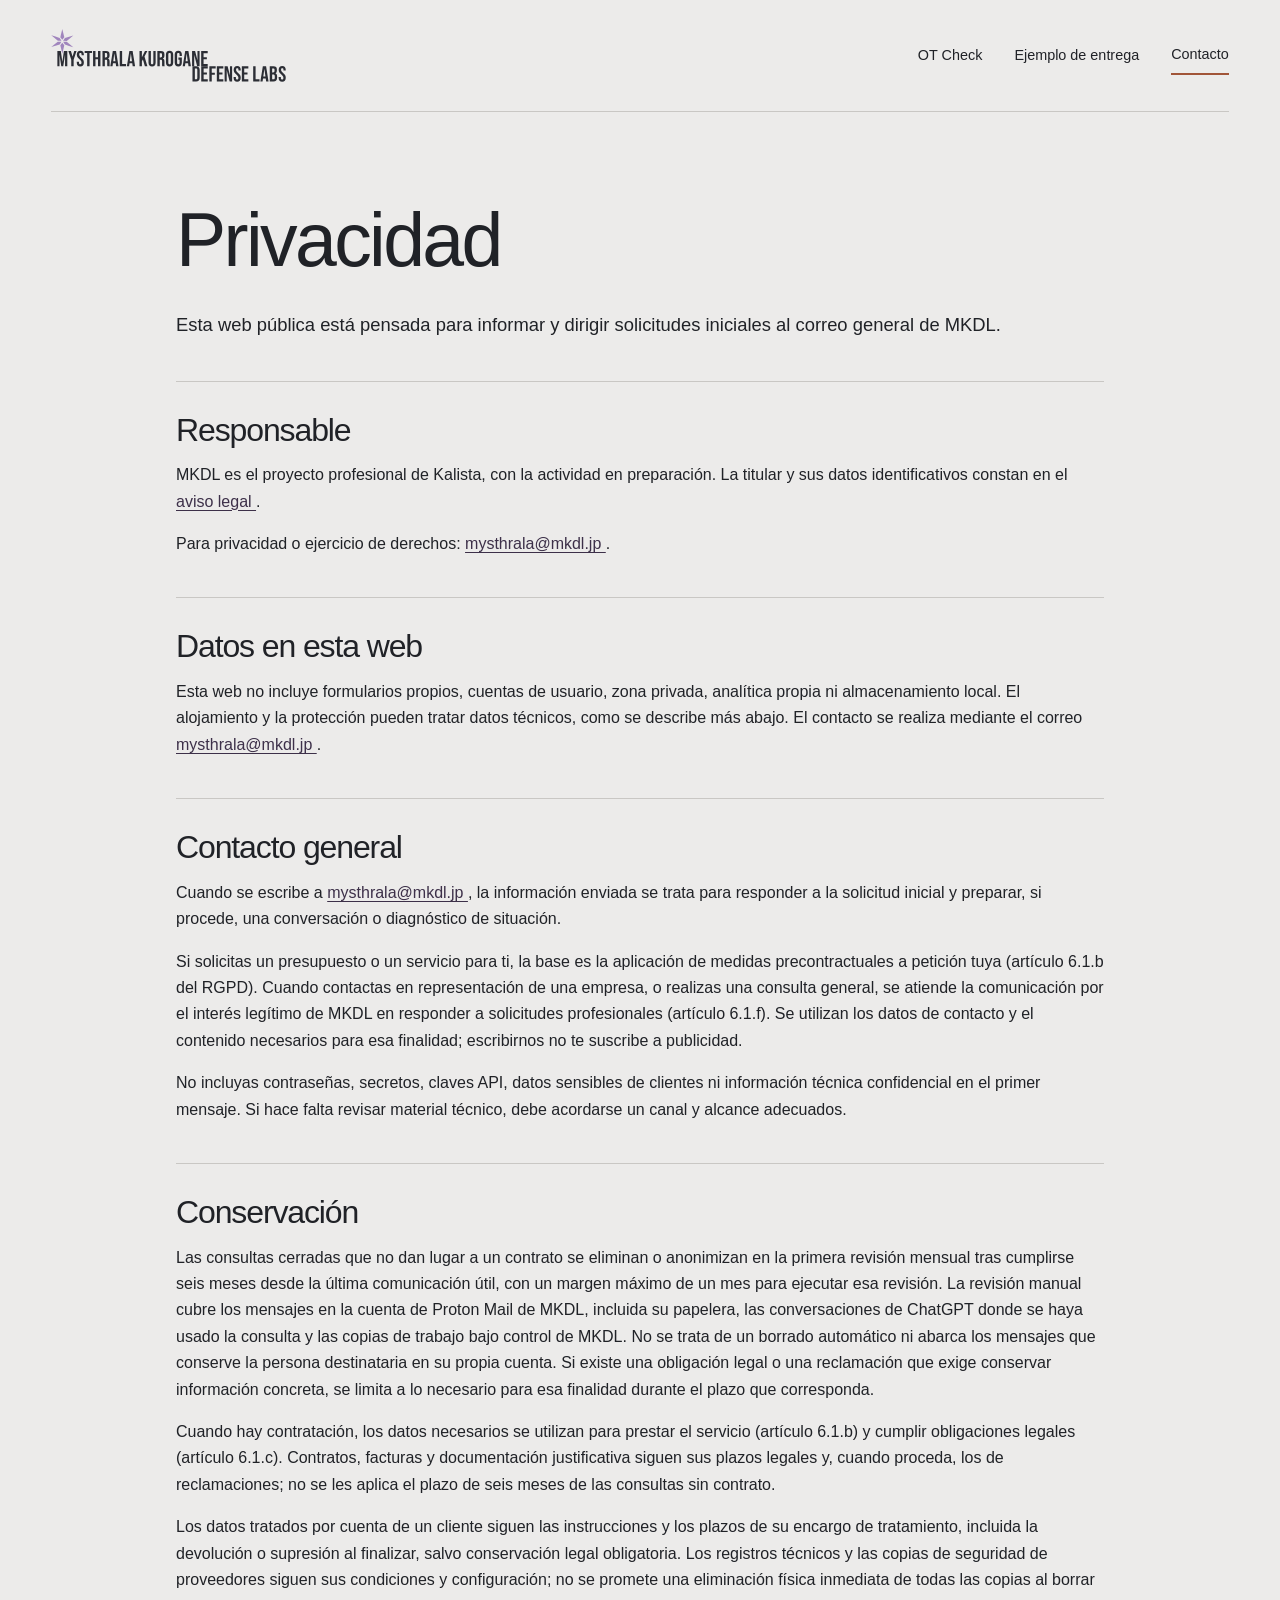
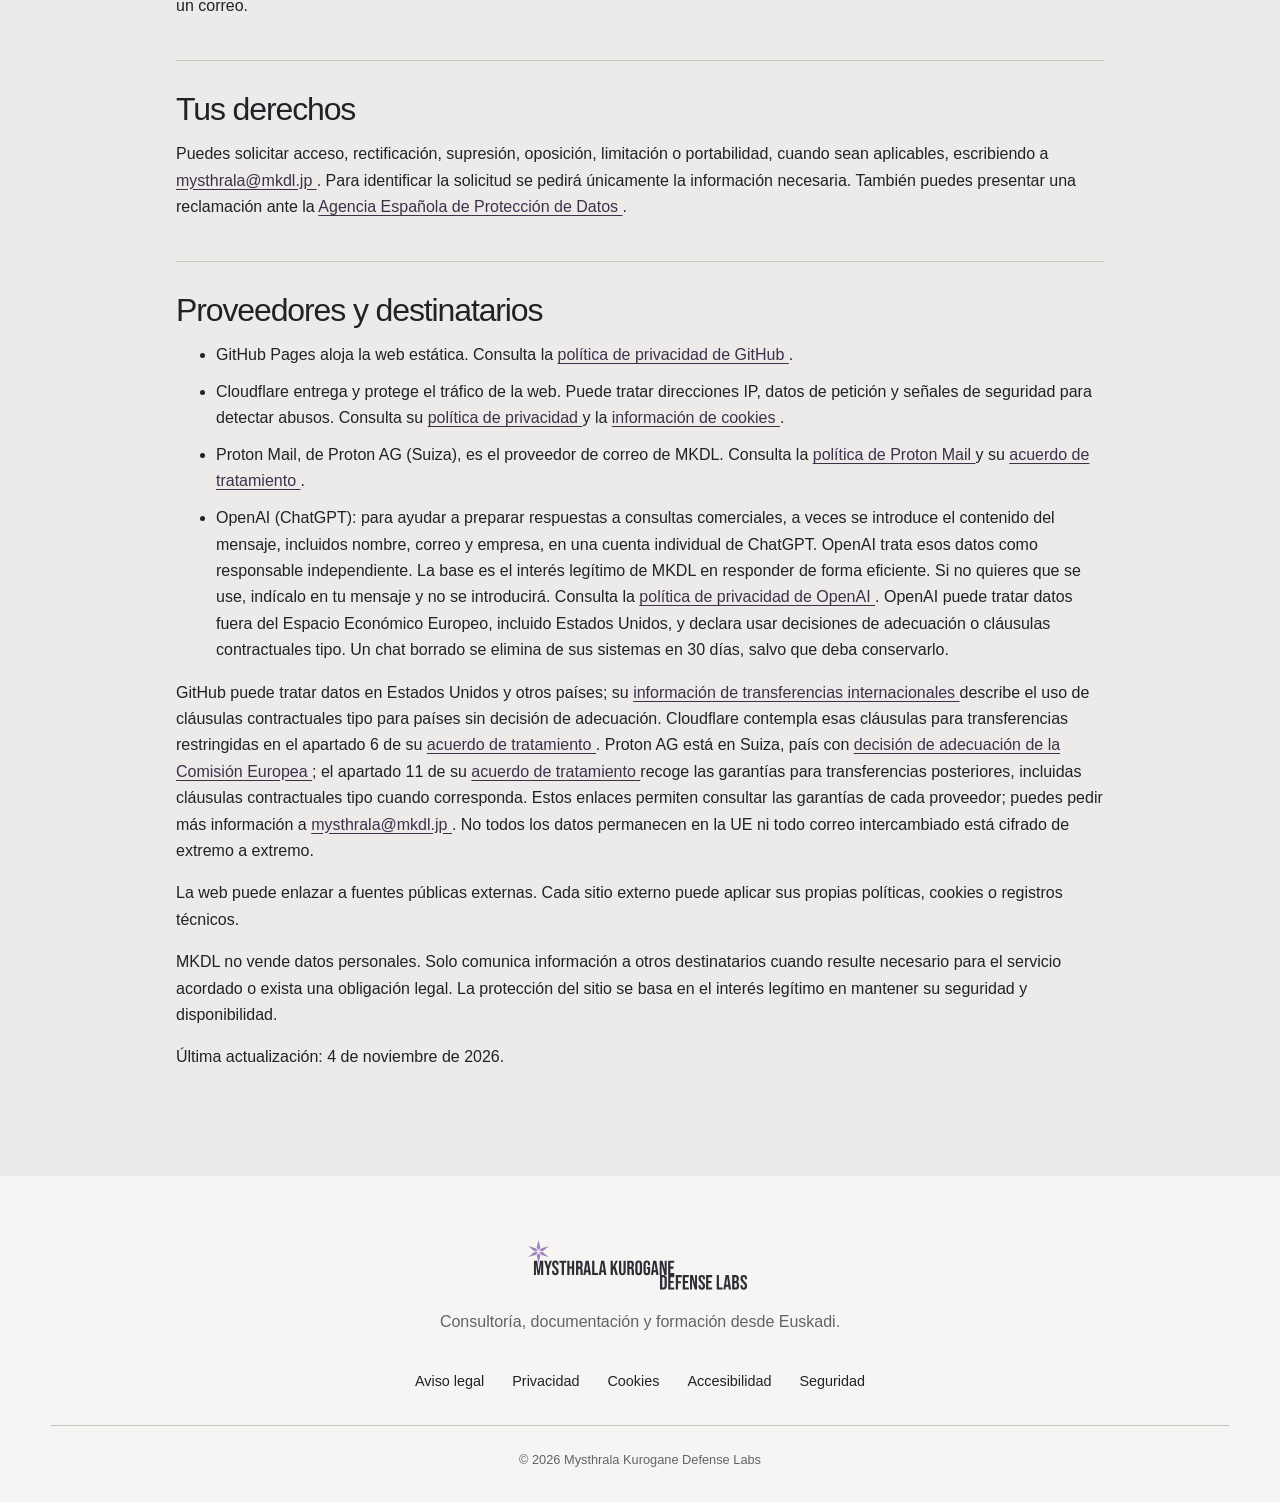
<file: privacidad.html>
<!doctype html>
<html lang="es">
  <head>
    <meta charset="utf-8" />
    <meta name="viewport" content="width=device-width, initial-scale=1" />
    <meta http-equiv="Content-Security-Policy" content="default-src 'self'; style-src 'self'; img-src 'self' data:; script-src 'none'; connect-src 'self'; object-src 'none'; base-uri 'self'; form-action 'none';" />
    <title>Privacidad | MKDL</title>
    <meta name="description" content="Uso de los datos de contacto y proveedores de la web MKDL." />
    <meta name="theme-color" content="#ecebea" />
    <link rel="canonical" href="https://mkdl.jp/privacidad.html" />
    <link rel="icon" href="/assets/mkdl-icon.svg" type="image/svg+xml" />
    <link rel="stylesheet" href="/assets/site.css?v=20261030-legal-mobile" />
    <link rel="stylesheet" href="/assets/commercial.css?v=20261026-lectura" />
  </head>
  <body>
    <a class="skip-link" href="#contenido">Saltar al contenido</a>
    <header class="site-header">
      <a class="brand" href="/" aria-label="MKDL, inicio"><img src="/assets/mkdl-logo.svg" alt="Mysthrala Kurogane Defense Labs" width="970" height="214" /></a>
      <nav aria-label="Navegación principal"><a href="/#servicio">OT Check</a><a href="/#ejemplo">Ejemplo de entrega</a><a class="nav-contact" href="/#contacto">Contacto</a></nav>
    </header>
    <main class="legal-main" id="contenido" tabindex="-1">
<h1>
    Privacidad
   </h1>
   <p class="lead">
    Esta web pública está pensada para informar y dirigir solicitudes
        iniciales al correo general de MKDL.
   </p>
   <section aria-labelledby="controller-title">
    <h2 id="controller-title">
     Responsable
    </h2>
    <p>
     MKDL es el proyecto profesional de Kalista, con la actividad en preparación. La titular y sus datos identificativos constan en el
     <a href="/aviso-legal.html">
      aviso legal
     </a>
     .
    </p>
    <p>
     Para privacidad o ejercicio de derechos:
     <a href="mailto:mysthrala@mkdl.jp">
      mysthrala@mkdl.jp
     </a>
     .
    </p>
   </section>
   <section aria-labelledby="data-title">
    <h2 id="data-title">
     Datos en esta web
    </h2>
    <p>
     Esta web no incluye formularios propios, cuentas de usuario, zona privada, analítica propia ni almacenamiento local. El alojamiento y la protección pueden tratar datos técnicos, como se describe más abajo. El contacto se realiza mediante el correo
     <a href="mailto:mysthrala@mkdl.jp">
      mysthrala@mkdl.jp
     </a>
     .
    </p>
   </section>
   <section aria-labelledby="contact-title">
    <h2 id="contact-title">
     Contacto general
    </h2>
    <p>
     Cuando se escribe a
     <a href="mailto:mysthrala@mkdl.jp">
      mysthrala@mkdl.jp
     </a>
     , la
          información enviada se trata para responder a la solicitud inicial y
          preparar, si procede, una conversación o diagnóstico de situación.
    </p>
    <p>
     Si solicitas un presupuesto o un servicio para ti, la base es la
          aplicación de medidas precontractuales a petición tuya (artículo
          6.1.b del RGPD). Cuando contactas en representación de una empresa,
          o realizas una consulta general, se atiende la comunicación por el
          interés legítimo de MKDL en responder a solicitudes profesionales
          (artículo 6.1.f). Se utilizan los datos de contacto y el contenido
          necesarios para esa finalidad; escribirnos no te suscribe a publicidad.
    </p>
    <p>
     No incluyas contraseñas, secretos, claves API, datos sensibles de
          clientes ni información técnica confidencial en el primer mensaje. Si
          hace falta revisar material técnico, debe acordarse un canal y alcance
          adecuados.
    </p>
   </section>
   <section aria-labelledby="retention-title">
    <h2 id="retention-title">
     Conservación
    </h2>
    <p>
     Las consultas cerradas que no dan lugar a un contrato se eliminan o
          anonimizan en la primera revisión mensual tras cumplirse seis meses
          desde la última comunicación útil, con un margen máximo de un mes
          para ejecutar esa revisión. La revisión manual cubre los mensajes
          en la cuenta de Proton Mail de MKDL, incluida su papelera,
          las conversaciones de ChatGPT donde se haya usado la consulta
          y las copias de trabajo bajo control de MKDL. No se trata de un
          borrado automático ni abarca los mensajes que conserve la persona
          destinataria en su propia cuenta.
          Si existe una obligación legal o una reclamación que exige conservar
          información concreta, se limita a lo necesario para esa finalidad
          durante el plazo que corresponda.
    </p>
    <p>
     Cuando hay contratación, los datos necesarios se utilizan para
          prestar el servicio (artículo 6.1.b) y cumplir obligaciones legales
          (artículo 6.1.c). Contratos, facturas y documentación justificativa
          siguen sus plazos legales y, cuando proceda, los de reclamaciones;
          no se les aplica el plazo de seis meses de las consultas sin contrato.
    </p>
    <p>
     Los datos tratados por cuenta de un cliente siguen las instrucciones
          y los plazos de su encargo de tratamiento, incluida la devolución o
          supresión al finalizar, salvo conservación legal obligatoria. Los
          registros técnicos y las copias de seguridad de proveedores siguen
          sus condiciones y configuración; no se promete una eliminación física
          inmediata de todas las copias al borrar un correo.
    </p>
   </section>
   <section aria-labelledby="rights-title">
    <h2 id="rights-title">
     Tus derechos
    </h2>
    <p>
     Puedes solicitar acceso, rectificación, supresión, oposición,
          limitación o portabilidad, cuando sean aplicables, escribiendo a
     <a href="mailto:mysthrala@mkdl.jp">
      mysthrala@mkdl.jp
     </a>
     . Para identificar la
          solicitud se pedirá únicamente la información necesaria. También
          puedes presentar una reclamación ante la
     <a href="https://www.aepd.es/">
      Agencia Española de Protección de Datos
     </a>
     .
    </p>
   </section>
   <section aria-labelledby="third-title">
    <h2 id="third-title">
     Proveedores y destinatarios
    </h2>
    <ul>
     <li>
      GitHub Pages aloja la web estática. Consulta la
      <a href="https://docs.github.com/en/site-policy/privacy-policies/github-general-privacy-statement">
       política de privacidad de GitHub
      </a>
      .
     </li>
     <li>
      Cloudflare entrega y protege el tráfico de la web. Puede tratar
            direcciones IP, datos de petición y señales de seguridad para
            detectar abusos. Consulta su
      <a href="https://www.cloudflare.com/privacypolicy/">
       política de privacidad
      </a>
      y la
      <a href="/cookies.html">
       información de cookies
      </a>
      .
     </li>
     <li>
      Proton Mail, de Proton AG (Suiza), es el proveedor de correo de MKDL.
            Consulta la
      <a href="https://proton.me/mail/privacy-policy">
       política de Proton Mail
      </a>
      y su
      <a href="https://proton.me/legal/dpa">
       acuerdo de tratamiento
      </a>
      .
     </li>
     <li>
      OpenAI (ChatGPT): para ayudar a preparar respuestas a consultas
            comerciales, a veces se introduce el contenido del mensaje, incluidos
            nombre, correo y empresa, en una cuenta individual de ChatGPT. OpenAI
            trata esos datos como responsable independiente. La base
            es el interés legítimo de MKDL en responder de forma eficiente. Si no
            quieres que se use, indícalo en tu mensaje y no se introducirá. Consulta la
      <a href="https://openai.com/policies/eu-privacy-policy/">
       política de privacidad de OpenAI
      </a>
      . OpenAI puede tratar datos fuera del Espacio Económico Europeo, incluido
            Estados Unidos, y declara usar decisiones de adecuación o cláusulas
            contractuales tipo. Un chat borrado se elimina de sus sistemas en 30 días,
            salvo que deba conservarlo.
     </li>
    </ul>
    <p>
     GitHub puede tratar datos en Estados Unidos y otros países; su
     <a href="https://docs.github.com/en/site-policy/privacy-policies/github-general-privacy-statement#international-data-transfers">
      información de transferencias internacionales
     </a>
     describe el uso de cláusulas contractuales tipo para países sin
          decisión de adecuación. Cloudflare contempla esas cláusulas para
          transferencias restringidas en el apartado 6 de su
     <a href="https://www.cloudflare.com/cloudflare-customer-dpa/">
      acuerdo de tratamiento
     </a>
     .
          Proton AG está en Suiza, país con
     <a href="https://commission.europa.eu/law/law-topic/data-protection/international-dimension-data-protection/adequacy-decisions_en">
      decisión de adecuación de la Comisión Europea
     </a>
     ;
          el apartado 11 de su
     <a href="https://proton.me/legal/dpa">
      acuerdo de tratamiento
     </a>
     recoge las garantías para transferencias posteriores, incluidas
          cláusulas contractuales tipo cuando corresponda. Estos enlaces
          permiten consultar las garantías de cada proveedor; puedes pedir
          más información a
     <a href="mailto:mysthrala@mkdl.jp">
      mysthrala@mkdl.jp
     </a>
     .
          No todos los datos permanecen en la UE ni todo correo intercambiado
          está cifrado de extremo a extremo.
    </p>
    <p>
     La web puede enlazar a fuentes públicas externas. Cada sitio externo
          puede aplicar sus propias políticas, cookies o registros técnicos.
    </p>
    <p>
     MKDL no vende datos personales. Solo comunica información a otros
          destinatarios cuando resulte necesario para el servicio acordado o
          exista una obligación legal. La protección del sitio se basa en el
          interés legítimo en mantener su seguridad y disponibilidad.
    </p>
    <p>
     Última actualización: 4 de noviembre de 2026.
    </p>
   </section>
    </main>
    <footer>
      <div class="footer-brand"><img src="/assets/mkdl-logo.svg" alt="" width="970" height="214" /><p>Consultoría, documentación y formación desde Euskadi.</p></div>
      <nav class="footer-links" aria-label="Información legal"><a href="/aviso-legal.html">Aviso legal</a><a href="/privacidad.html">Privacidad</a><a href="/cookies.html">Cookies</a><a href="/accesibilidad.html">Accesibilidad</a><a href="/security-policy.html">Seguridad</a></nav>
      <p class="copyright">© 2026 Mysthrala Kurogane Defense Labs</p>
    </footer>
  </body>
</html>
</file>
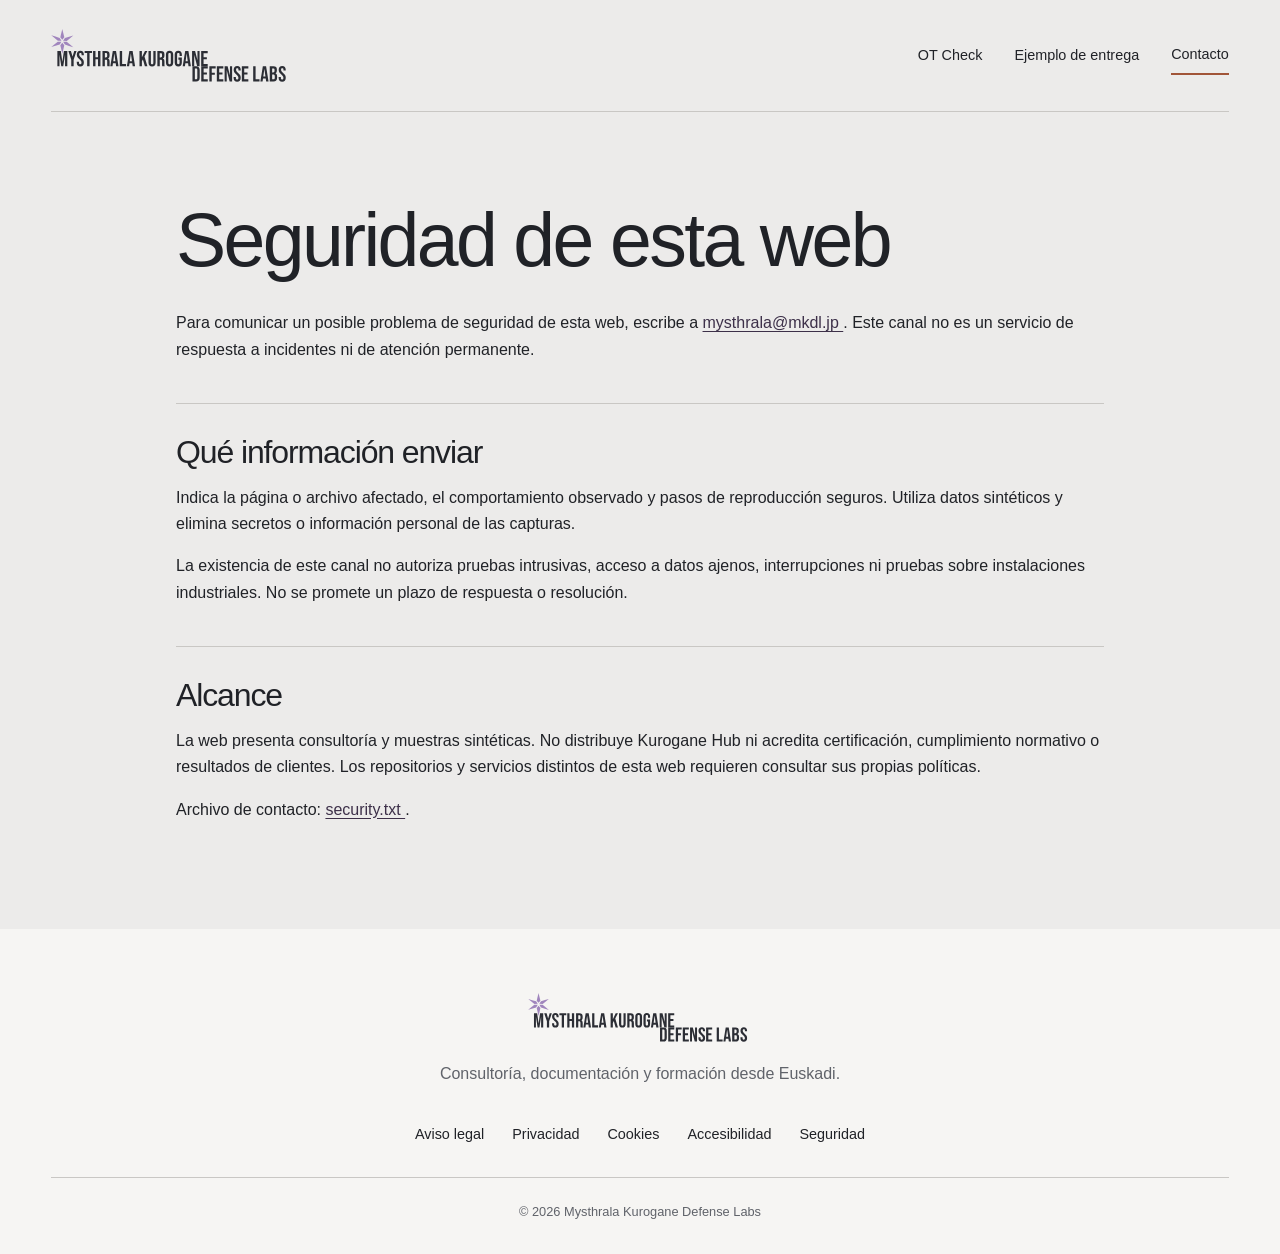
<file: security-policy.html>
<!doctype html>
<html lang="es">
  <head>
    <meta charset="utf-8" />
    <meta name="viewport" content="width=device-width, initial-scale=1" />
    <meta http-equiv="Content-Security-Policy" content="default-src 'self'; style-src 'self'; img-src 'self' data:; script-src 'none'; connect-src 'self'; object-src 'none'; base-uri 'self'; form-action 'none';" />
    <title>Seguridad de esta web | MKDL</title>
    <meta name="description" content="Canal para comunicar problemas de seguridad en la web pública MKDL." />
    <meta name="theme-color" content="#ecebea" />
    <link rel="canonical" href="https://mkdl.jp/security-policy.html" />
    <link rel="icon" href="/assets/mkdl-icon.svg" type="image/svg+xml" />
    <link rel="stylesheet" href="/assets/site.css?v=20261030-legal-mobile" />
    <link rel="stylesheet" href="/assets/commercial.css?v=20261026-lectura" />
  </head>
  <body>
    <a class="skip-link" href="#contenido">Saltar al contenido</a>
    <header class="site-header">
      <a class="brand" href="/" aria-label="MKDL, inicio"><img src="/assets/mkdl-logo.svg" alt="Mysthrala Kurogane Defense Labs" width="970" height="214" /></a>
      <nav aria-label="Navegación principal"><a href="/#servicio">OT Check</a><a href="/#ejemplo">Ejemplo de entrega</a><a class="nav-contact" href="/#contacto">Contacto</a></nav>
    </header>
    <main class="legal-main" id="contenido" tabindex="-1">
<h1>
    Seguridad de esta web
   </h1>
   <p>
    Para comunicar un posible problema de seguridad de esta web, escribe a
    <a href="mailto:mysthrala@mkdl.jp?subject=Seguridad%20web%20MKDL">
     mysthrala@mkdl.jp
    </a>
    . Este canal no es un servicio de respuesta a incidentes ni de atención permanente.
   </p>
   <section>
    <h2>
     Qué información enviar
    </h2>
    <p>
     Indica la página o archivo afectado, el comportamiento observado y pasos de reproducción seguros. Utiliza datos sintéticos y elimina secretos o información personal de las capturas.
    </p>
    <p>
     La existencia de este canal no autoriza pruebas intrusivas, acceso a datos ajenos, interrupciones ni pruebas sobre instalaciones industriales. No se promete un plazo de respuesta o resolución.
    </p>
   </section>
   <section>
    <h2>
     Alcance
    </h2>
    <p>
     La web presenta consultoría y muestras sintéticas. No distribuye Kurogane Hub ni acredita certificación, cumplimiento normativo o resultados de clientes. Los repositorios y servicios distintos de esta web requieren consultar sus propias políticas.
    </p>
    <p>
     Archivo de contacto:
     <a href="/.well-known/security.txt">
      security.txt
     </a>
     .
    </p>
   </section>
    </main>
    <footer>
      <div class="footer-brand"><img src="/assets/mkdl-logo.svg" alt="" width="970" height="214" /><p>Consultoría, documentación y formación desde Euskadi.</p></div>
      <nav class="footer-links" aria-label="Información legal"><a href="/aviso-legal.html">Aviso legal</a><a href="/privacidad.html">Privacidad</a><a href="/cookies.html">Cookies</a><a href="/accesibilidad.html">Accesibilidad</a><a href="/security-policy.html">Seguridad</a></nav>
      <p class="copyright">© 2026 Mysthrala Kurogane Defense Labs</p>
    </footer>
  </body>
</html>
</file>
<file: assets/site.css>
:root {
  color-scheme: light;
  --paper: #ecebea;
  --raised: #f6f5f3;
  --ink: #202227;
  --muted: #60636a;
  --line: #c9c7c4;
  --violet: #705886;
  --violet-deep: #3d3049;
  --copper: #a15538;
  --dark: #242329;
  --max: 76rem;
  --gutter: clamp(1.25rem, 4vw, 4rem);
}
* {
  box-sizing: border-box;
}
html {
  scroll-behavior: smooth;
}
body {
  margin: 0;
  background: var(--paper);
  color: var(--ink);
  font-family: "Aptos", "Segoe UI Variable", "Segoe UI", sans-serif;
  line-height: 1.55;
  text-rendering: optimizeLegibility;
}
a {
  color: inherit;
}
img {
  display: block;
  max-width: 100%;
}
h1,
h2,
h3,
p {
  margin-top: 0;
}
h1,
h2,
h3 {
  font-weight: 520;
  letter-spacing: -0.035em;
  line-height: 1.02;
}
.skip-link {
  position: fixed;
  left: 1rem;
  top: -5rem;
  z-index: 20;
  padding: 0.75rem 1rem;
  background: var(--ink);
  color: #fff;
}
.skip-link:focus {
  top: 1rem;
}
a:focus-visible {
  outline: 3px solid var(--copper);
  outline-offset: 4px;
}
.site-header {
  width: min(calc(100% - 2 * var(--gutter)), var(--max));
  min-height: 7rem;
  margin: auto;
  display: flex;
  align-items: center;
  justify-content: space-between;
  gap: 2rem;
  border-bottom: 1px solid var(--line);
}
.brand {
  width: clamp(11rem, 19vw, 15rem);
}
.brand img {
  width: 100%;
  height: auto;
}
nav {
  display: flex;
  align-items: center;
  gap: clamp(1rem, 2.5vw, 2.5rem);
  font-size: 0.9rem;
}
nav a {
  text-decoration: none;
}
nav a:not(.nav-contact):hover {
  color: var(--violet);
}
.nav-contact {
  border-bottom: 2px solid var(--copper);
  padding: 0.45rem 0;
}
.hero {
  width: min(calc(100% - 2 * var(--gutter)), var(--max));
  min-height: calc(100vh - 7rem);
  margin: auto;
  padding: clamp(4rem, 10vh, 8rem) 0;
  display: grid;
  grid-template-columns: minmax(0, 1.18fr) minmax(19rem, 0.82fr);
  gap: clamp(3rem, 5vw, 5rem);
  align-items: center;
}
.context,
.section-index {
  color: var(--violet-deep);
  font-size: 0.8rem;
  font-weight: 650;
  letter-spacing: 0.04em;
}
.hero h1 {
  max-width: 12ch;
  margin-bottom: 2rem;
  font-size: clamp(3.8rem, 6vw, 5.7rem);
}
.hero-lead {
  max-width: 43rem;
  color: var(--ink);
  font-size: clamp(1.08rem, 1.6vw, 1.35rem);
}
.hero-actions {
  display: flex;
  flex-wrap: wrap;
  align-items: center;
  gap: 1.5rem;
  margin-top: 2.3rem;
}
.button {
  display: inline-flex;
  align-items: center;
  justify-content: center;
  min-height: 3.2rem;
  padding: 0.8rem 1.2rem;
  text-decoration: none;
  font-weight: 650;
}
.button-primary {
  background: var(--ink);
  color: #fff;
}
.button-primary:hover {
  background: var(--violet-deep);
}
.text-link {
  text-underline-offset: 0.3em;
}
.control-record {
  min-width: 0;
  margin: 0;
  align-self: center;
  border-top: 4px solid var(--ink);
  border-bottom: 1px solid var(--ink);
  background: var(--raised);
  padding: 1.25rem 0 0;
  box-shadow: 1.25rem 1.25rem 0 rgba(112, 88, 134, 0.12);
}
.record-head {
  display: flex;
  justify-content: space-between;
  gap: 1rem;
  padding: 0 1.25rem 1rem;
  color: var(--muted);
  font-size: 0.72rem;
}
.record-head span:last-child {
  font-variant-numeric: tabular-nums;
}
.record-question {
  max-width: 18ch;
  margin: 1.5rem 1.25rem 2.2rem;
  font-size: clamp(1.55rem, 2.6vw, 2.3rem);
  font-weight: 540;
  letter-spacing: -0.035em;
  line-height: 1.08;
}
.control-record dl {
  margin: 0;
}
.control-record dl div {
  display: grid;
  grid-template-columns: 1fr auto;
  align-items: center;
  gap: 1rem;
  padding: 1rem 1.25rem;
  border-top: 1px solid var(--line);
}
.control-record dt {
  font-weight: 620;
}
.control-record dd {
  margin: 0;
}
.status {
  display: inline-block;
  padding: 0.28rem 0.5rem;
  border-left: 3px solid var(--violet);
  font-size: 0.75rem;
}
.status.observed {
  background: #e8e2ec;
}
.status.documented {
  background: #dde7e3;
  border-color: #527566;
}
.status.reviewed {
  background: #e6e4df;
  border-color: #69675f;
}
.status.pending {
  background: #efe1dc;
  border-color: var(--copper);
}
.record-note {
  margin: 0;
  padding: 1.4rem 1.25rem;
  background: var(--ink);
  color: #d9d7da;
  font-size: 0.82rem;
}
.statement {
  background: var(--violet-deep);
  color: #fff;
  padding: clamp(4rem, 8vw, 8rem)
    max(var(--gutter), calc((100vw - var(--max)) / 2));
}
.statement p {
  max-width: 31ch;
  margin-bottom: 0.35rem;
  font-size: clamp(1.7rem, 4vw, 3.8rem);
  letter-spacing: -0.04em;
  line-height: 1.12;
}
.statement p:last-child {
  margin-left: auto;
  color: #d9cede;
}
.section {
  padding: clamp(5rem, 10vw, 9rem)
    max(var(--gutter), calc((100vw - var(--max)) / 2));
}
.section-heading {
  display: grid;
  grid-template-columns: 0.55fr 1.45fr;
  gap: 2rem;
  margin-bottom: 4rem;
}
.section-heading h2,
.method h2,
.hub h2,
.fit h2,
.contact h2 {
  font-size: clamp(2.6rem, 5.5vw, 5.3rem);
}
.section-heading h2 {
  max-width: 13ch;
}
.work-list {
  border-top: 1px solid var(--line);
}
.work-list article {
  display: grid;
  grid-template-columns: minmax(0, 1fr) minmax(12rem, 0.46fr);
  gap: clamp(2rem, 6vw, 7rem);
  padding: 2rem 0;
  border-bottom: 1px solid var(--line);
  align-items: start;
}
.work-marker {
  display: none;
}
.work-list h3 {
  position: relative;
  margin-bottom: 0.75rem;
  padding-left: 2rem;
  font-size: clamp(1.45rem, 2.4vw, 2rem);
}
.work-list h3::before {
  position: absolute;
  top: 0.52em;
  left: 0.15rem;
  width: 0.58rem;
  height: 0.58rem;
  background: var(--violet);
  content: "";
  transform: translateY(-50%) rotate(45deg);
}
.work-list article div p {
  max-width: 44rem;
  margin-bottom: 0;
  padding-left: 2rem;
  color: var(--muted);
}
.work-output {
  margin: 0.45rem 0 0;
  padding-left: 1rem;
  border-left: 2px solid var(--violet);
  color: var(--violet-deep);
  font-size: 0.9rem;
}
.method {
  display: grid;
  grid-template-columns: 1fr 1fr;
  gap: clamp(4rem, 10vw, 9rem);
  background: var(--raised);
}
.method-intro > p:last-child {
  max-width: 35rem;
  color: var(--muted);
  font-size: 1.08rem;
}
.method-steps {
  margin: 0;
  padding: 0;
  list-style: none;
  border-top: 1px solid var(--line);
}
.method-steps li {
  display: grid;
  grid-template-columns: 2.5rem 1fr;
  gap: 1.5rem;
  padding: 1.6rem 0;
  border-bottom: 1px solid var(--line);
}
.method-steps span {
  color: var(--copper);
}
.method-steps h3 {
  margin-bottom: 0.4rem;
  font-size: 1.45rem;
}
.method-steps p {
  margin-bottom: 0;
  color: var(--muted);
}
.hub {
  position: relative;
  overflow: hidden;
  display: grid;
  grid-template-columns: 0.75fr 1.25fr;
  gap: clamp(3rem, 10vw, 9rem);
  background: var(--dark);
  color: #fff;
}
.hub-name {
  align-self: center;
  color: transparent;
  font-family: Georgia, serif;
  font-size: clamp(18rem, 38vw, 34rem);
  line-height: 0.65;
  -webkit-text-stroke: 1px #5e5962;
}
.hub-copy {
  position: relative;
  z-index: 2;
}
.hub .section-index {
  color: #b9a4c7;
}
.hub-copy > p:not(.section-index) {
  max-width: 40rem;
  color: #c9c7cd;
  font-size: 1.08rem;
}
.hub ul {
  margin: 3rem 0 0;
  padding: 0;
  list-style: none;
  border-top: 1px solid #555159;
}
.hub li {
  display: grid;
  grid-template-columns: 3rem 1fr;
  padding: 1.2rem 0;
  border-bottom: 1px solid #555159;
}
.hub li span {
  color: #b9a4c7;
}
.fit {
  display: grid;
  grid-template-columns: 1fr 1fr;
  gap: clamp(3rem, 10vw, 9rem);
}
.fit-copy {
  align-self: end;
  max-width: 37rem;
  color: var(--ink);
  font-size: 1.12rem;
}
.contact {
  background: var(--copper);
  color: #fff;
}
.contact > p {
  font-size: 0.9rem;
}
.contact h2 {
  max-width: 17ch;
}
.contact-actions {
  display: flex;
  flex-wrap: wrap;
  align-items: center;
  gap: 2rem;
  margin-top: 3rem;
}
.button-light {
  background: #fff;
  color: var(--ink);
}
.contact-actions > a:last-child {
  text-underline-offset: 0.3em;
}
footer {
  padding: 4rem max(var(--gutter), calc((100vw - var(--max)) / 2)) 2rem;
  background: var(--raised);
  text-align: center;
}
.footer-brand img {
  width: 14rem;
  height: auto;
  margin: 0 auto;
}
.footer-brand p {
  max-width: 34rem;
  margin: 1.25rem auto 0;
  color: var(--muted);
}
.footer-links {
  display: flex;
  flex-wrap: wrap;
  justify-content: center;
  gap: 0.75rem 1.75rem;
  margin-top: 2.25rem;
  font-size: 0.9rem;
}
.copyright {
  margin: 2rem 0 0;
  padding-top: 1.5rem;
  border-top: 1px solid var(--line);
  color: var(--muted);
  font-size: 0.8rem;
}
.hero-copy {
  min-width: 0;
}
@media (max-width: 980px) {
  .site-header {
    min-height: 6rem;
  }
  .site-header nav a:not(.nav-contact) {
    display: none;
  }
  .hero {
    min-height: auto;
    grid-template-columns: 1fr;
    padding: 4rem 0 5rem;
  }
  .hero h1 {
    font-size: clamp(3.3rem, 10vw, 5rem);
  }
  .control-record {
    width: min(100%, 29rem);
    justify-self: center;
  }
  .section-heading,
  .method,
  .hub,
  .fit {
    grid-template-columns: 1fr;
  }
  .work-list article {
    grid-template-columns: 1fr;
    gap: 1.25rem;
  }
  .work-output {
    grid-column: 1;
    margin-left: 2rem;
  }
  .hub-name {
    position: absolute;
    left: -1rem;
    top: 9rem;
    opacity: 0.35;
  }
  .hub-copy {
    grid-column: 1;
  }
}
@media (max-width: 540px) {
  .site-header,
  .hero {
    width: calc(100% - 2.5rem);
  }
  .brand {
    width: 9.5rem;
  }
  .nav-contact {
    font-size: 0.82rem;
  }
  .hero {
    gap: 4rem;
  }
  .hero h1 {
    font-size: clamp(2.5rem, 12vw, 4rem);
    overflow-wrap: anywhere;
  }
  .hero-actions {
    align-items: stretch;
    flex-direction: column;
  }
  .text-link {
    padding: 0.5rem 0;
    text-align: center;
  }
  .statement p:last-child {
    margin-top: 2rem;
  }
  .section {
    padding-left: 1.25rem;
    padding-right: 1.25rem;
  }
  .control-record {
    box-shadow: 0.7rem 0.7rem 0 rgba(112, 88, 134, 0.12);
  }
  footer {
    padding-left: 1.25rem;
    padding-right: 1.25rem;
  }
}
@media (prefers-reduced-motion: reduce) {
  html {
    scroll-behavior: auto;
  }
}
</file>
<file: assets/ot-check.css>
/* OT Check: the deliverable leads the visual direction; MKDL tokens stay intact. */
.site-header { min-height: 6.5rem; border-bottom: 0; }
.hero.hero-direct {
  width: 100%;
  min-height: auto;
  margin: 0;
  padding: clamp(3rem, 6vw, 5rem) max(var(--gutter), calc((100% - var(--max)) / 2));
  display: grid;
  grid-template-columns: minmax(0, 1.2fr) minmax(0, .8fr);
  align-items: center;
  gap: clamp(2.5rem, 5vw, 5rem);
  background: var(--raised);
  border-bottom: 1px solid var(--line);
}
.hero-direct .hero-copy { max-width: none; }
.hero-direct h1 {
  max-width: 18ch;
  margin-bottom: 1.5rem;
  font-size: clamp(2.75rem, 4.6vw, 4.5rem);
  font-weight: 580;
  line-height: 1.03;
  letter-spacing: -.04em;
}
.hero-copy > p { max-width: 65ch; line-height: 1.65; }
.hero-copy .hero-lead { font-size: clamp(1.1rem, 1.5vw, 1.25rem); }
.hero-actions { margin-top: 2rem; gap: 1rem 1.5rem; }
.hero-document { width: min(100%, 22rem); margin: 0; justify-self: end; }
.delivery-preview { display: block; }
.delivery-preview img { display: block; width: 100%; height: auto; background: #fff; border: 1px solid var(--line); }
.hero-document figcaption { margin-top: 1rem; font-size: .9rem; line-height: 1.5; }
.hero-document figcaption a { text-underline-offset: .2em; }
.section { padding-block: clamp(3.5rem, 6vw, 6rem); }
#servicio { display: block; }
#servicio h2,
.example-copy h2,
.contact h2 { margin-bottom: 1.75rem; font-size: clamp(2.1rem, 3.6vw, 3.25rem); line-height: 1.08; letter-spacing: -.03em; }
#servicio .fit-copy {
  display: grid;
  grid-template-columns: minmax(0, 1fr) minmax(0, 1fr);
  gap: 1.75rem clamp(2rem, 5vw, 5rem);
  max-width: none;
  font-size: 1.0625rem;
  line-height: 1.65;
}
#servicio .fit-copy p { margin: 0; max-width: 72ch; }
#servicio .fit-copy p:first-child { grid-column: 1 / -1; max-width: 72ch; margin-bottom: .5rem; font-size: 1.2rem; }
.fit > * { min-width: 0; overflow-wrap: anywhere; }
.about-band {
  grid-template-columns: minmax(0, .8fr) minmax(0, 1.2fr);
  align-items: start;
  gap: 2rem clamp(3rem, 7vw, 7rem);
  background: var(--violet-deep);
  color: #fff;
}
.about-band h2 { max-width: 15ch; margin: 0; font-size: clamp(2.1rem, 3.6vw, 3.25rem); line-height: 1.08; }
.about-band .fit-copy { align-self: start; max-width: 62ch; color: #fff; font-size: 1.125rem; line-height: 1.65; }
.about-band .fit-copy p:last-child { margin-bottom: 0; }
.about-band a:focus-visible { outline: 3px solid #fff; outline-offset: 4px; }
.examples {
  display: grid;
  grid-template-columns: minmax(0, 1fr) minmax(0, 1fr);
  gap: 2.5rem clamp(3rem, 7vw, 7rem);
  align-items: start;
  background: var(--raised);
}
.example-copy { min-width: 0; }
.example-copy h2 { max-width: 20ch; }
.example-copy > p { max-width: 62ch; line-height: 1.65; }
.sample-links { display: flex; flex-direction: column; align-items: flex-start; gap: 1rem; margin: 1.75rem 0 0; }
.situations { min-width: 0; }
.situations details { border-top: 1px solid var(--line); padding: 1.4rem 0; }
.situations details:last-child { border-bottom: 1px solid var(--line); }
.situations summary { cursor: pointer; padding-right: .5rem; font-size: 1.125rem; font-weight: 600; line-height: 1.45; }
.situations details p { margin: 1rem 0 0; line-height: 1.65; }
summary:focus-visible { outline: 3px solid var(--copper); outline-offset: 4px; }
.contact {
  display: grid;
  grid-template-columns: minmax(0, 1fr) minmax(0, 1fr);
  gap: 1.5rem clamp(3rem, 7vw, 7rem);
  align-items: start;
}
.contact h2 { grid-row: span 2; max-width: 17ch; margin: 0; overflow-wrap: anywhere; }
.contact > p { max-width: 60ch; margin: 0; font-size: 1.0625rem; line-height: 1.65; }
.contact-actions { margin-top: 0; gap: 1rem 1.5rem; }
footer { padding-top: 3rem; }
@media (max-width: 980px) {
  .site-header { min-height: 6rem; flex-wrap: wrap; padding: 1.25rem 0; gap: 1rem; }
  .site-header nav { flex-wrap: wrap; }
  .site-header nav a:not(.nav-contact) { display: inline-flex; }
  .hero.hero-direct { grid-template-columns: minmax(0, 1fr) minmax(0, .72fr); gap: 2rem; }
  .about-band { grid-template-columns: minmax(0, .85fr) minmax(0, 1.15fr); gap: 2rem; }
  .examples, .contact { gap: 2rem; }
}
@media (max-width: 760px) {
  .hero.hero-direct { grid-template-columns: minmax(0, 1fr); gap: 2.75rem; }
  .hero-direct h1 { max-width: 19ch; }
  .hero-document { width: min(78%, 20rem); justify-self: center; }
  #servicio .fit-copy, .about-band, .examples, .contact { grid-template-columns: minmax(0, 1fr); }
  #servicio .fit-copy { gap: 1.5rem; }
  #servicio .fit-copy p:first-child { grid-column: auto; font-size: 1.125rem; }
  .about-band h2 { max-width: 20ch; }
  .contact h2 { grid-row: auto; }
}
@media print {
  .hero.hero-direct { grid-template-columns: 1fr; }
  .hero-document { width: 16rem; justify-self: start; }
  details::details-content { content-visibility: visible; }
  .situations details p { display: block; }
}
</file>
<file: assets/commercial.css>
/* Reading pages share the original MKDL brand and navigation. */
.legal-main {
  width: min(calc(100% - 2 * var(--gutter)), 58rem);
  margin: auto;
  padding: clamp(3rem, 7vw, 6rem) 0;
  overflow-wrap: anywhere;
}
.legal-main h1 { font-size: clamp(2.4rem, 6vw, 4.7rem); margin-bottom: 2rem; }
.legal-main h2 { font-size: clamp(1.5rem, 3vw, 2rem); margin-bottom: 1rem; }
.legal-main section { margin-top: 2.5rem; padding-top: 2rem; border-top: 1px solid var(--line); }
.legal-main p, .legal-main li { line-height: 1.65; }
.legal-main li + li { margin-top: .65rem; }
.legal-main a { color: var(--violet-deep); text-underline-offset: .2em; }
.legal-main .lead { color: var(--ink); font-size: 1.15rem; }
@media (max-width: 980px) {
  .site-header { flex-wrap: wrap; padding: 1.5rem 0; gap: 1rem; }
  .site-header nav { flex-wrap: wrap; }
  .site-header nav a:not(.nav-contact), .footer-links a { display: inline-flex; }
}
@media print { .site-header nav, .footer-links { display: none; } }
</file>
<file: assets/sample.css>
/* The report uses the original brand stylesheet and a document reading measure. */
.sample-report { width: min(calc(100% - 2 * var(--gutter)), 58rem); margin: 3.5rem auto 5rem; overflow-wrap: anywhere; }
.sample-report h1 { font-size: clamp(2.25rem, 4.8vw, 3.6rem); max-width: 25ch; margin-bottom: 1.5rem; }
.sample-report h2 { font-size: clamp(1.7rem, 3vw, 2.2rem); margin-bottom: 1.25rem; }
.sample-report h3 { font-size: 1.25rem; line-height: 1.3; margin-bottom: 1rem; }
.sample-report p { max-width: 74ch; }
.sample-report > section { margin-top: 3.5rem; }
.sample-notice { padding-left: 1rem; border-left: 3px solid var(--violet); color: var(--ink); }
.sample-downloads { display: flex; flex-wrap: wrap; gap: 1rem 2rem; margin: 2rem 0; }
.sample-report a { text-underline-offset: .2em; }
.sample-action, .sample-evidence { border-top: 1px solid var(--line); padding: 1.5rem 0; }
.sample-report dl { display: grid; grid-template-columns: minmax(8rem, 1fr) minmax(0, 3fr); gap: .75rem 1.5rem; margin: 1.25rem 0; }
.sample-report dt { font-weight: 600; }
.sample-report dd { margin: 0; min-width: 0; }
.sample-source { font-size: .92rem; }
.sample-table { overflow-x: auto; margin: 1.5rem 0; }
.sample-table:focus-visible { outline: 3px solid var(--copper); outline-offset: 4px; }
.sample-table table { width: 100%; min-width: 38rem; border-collapse: collapse; }
.sample-table th, .sample-table td { text-align: left; vertical-align: top; padding: .8rem; border-bottom: 1px solid var(--line); }
.sample-table th { background: var(--raised); }
.sample-table .cell-label { display: none; }
:target { scroll-margin-top: 1.5rem; }
@media (max-width: 650px) {
  .sample-table table { min-width: 0; }
  .sample-table table, .sample-table tbody, .sample-table tr, .sample-table td { display: block; }
  .sample-table thead { position: absolute; width: 1px; height: 1px; overflow: hidden; clip-path: inset(50%); }
  .sample-table tbody tr { border-top: 1px solid var(--line); padding: .75rem 0; }
  .sample-table td { border: 0; padding: .45rem 0; }
  .sample-table .cell-label { display: block; font-weight: 600; margin-bottom: .25rem; }
  .sample-report dl { display: block; }
  .sample-report dd { margin: .3rem 0 1rem; }
  .site-header { flex-wrap: wrap; padding: 1.5rem 0; gap: 1rem; }
}
@media print {
  .site-header nav, .sample-downloads, .footer-links, .skip-link { display: none; }
  .sample-report { width: 100%; margin: 1rem 0; font-size: 10pt; }
  .sample-report h1 { font-size: 23pt; }
  .sample-report h2 { font-size: 17pt; }
  .sample-report h3 { font-size: 12pt; }
  .sample-table { overflow: visible; }
  .sample-table table { min-width: 0; }
  .sample-report dl { display: block; }
  .sample-report dd { margin: .2rem 0 .8rem; }
  .sample-evidence { break-inside: avoid; }
}
</file>
